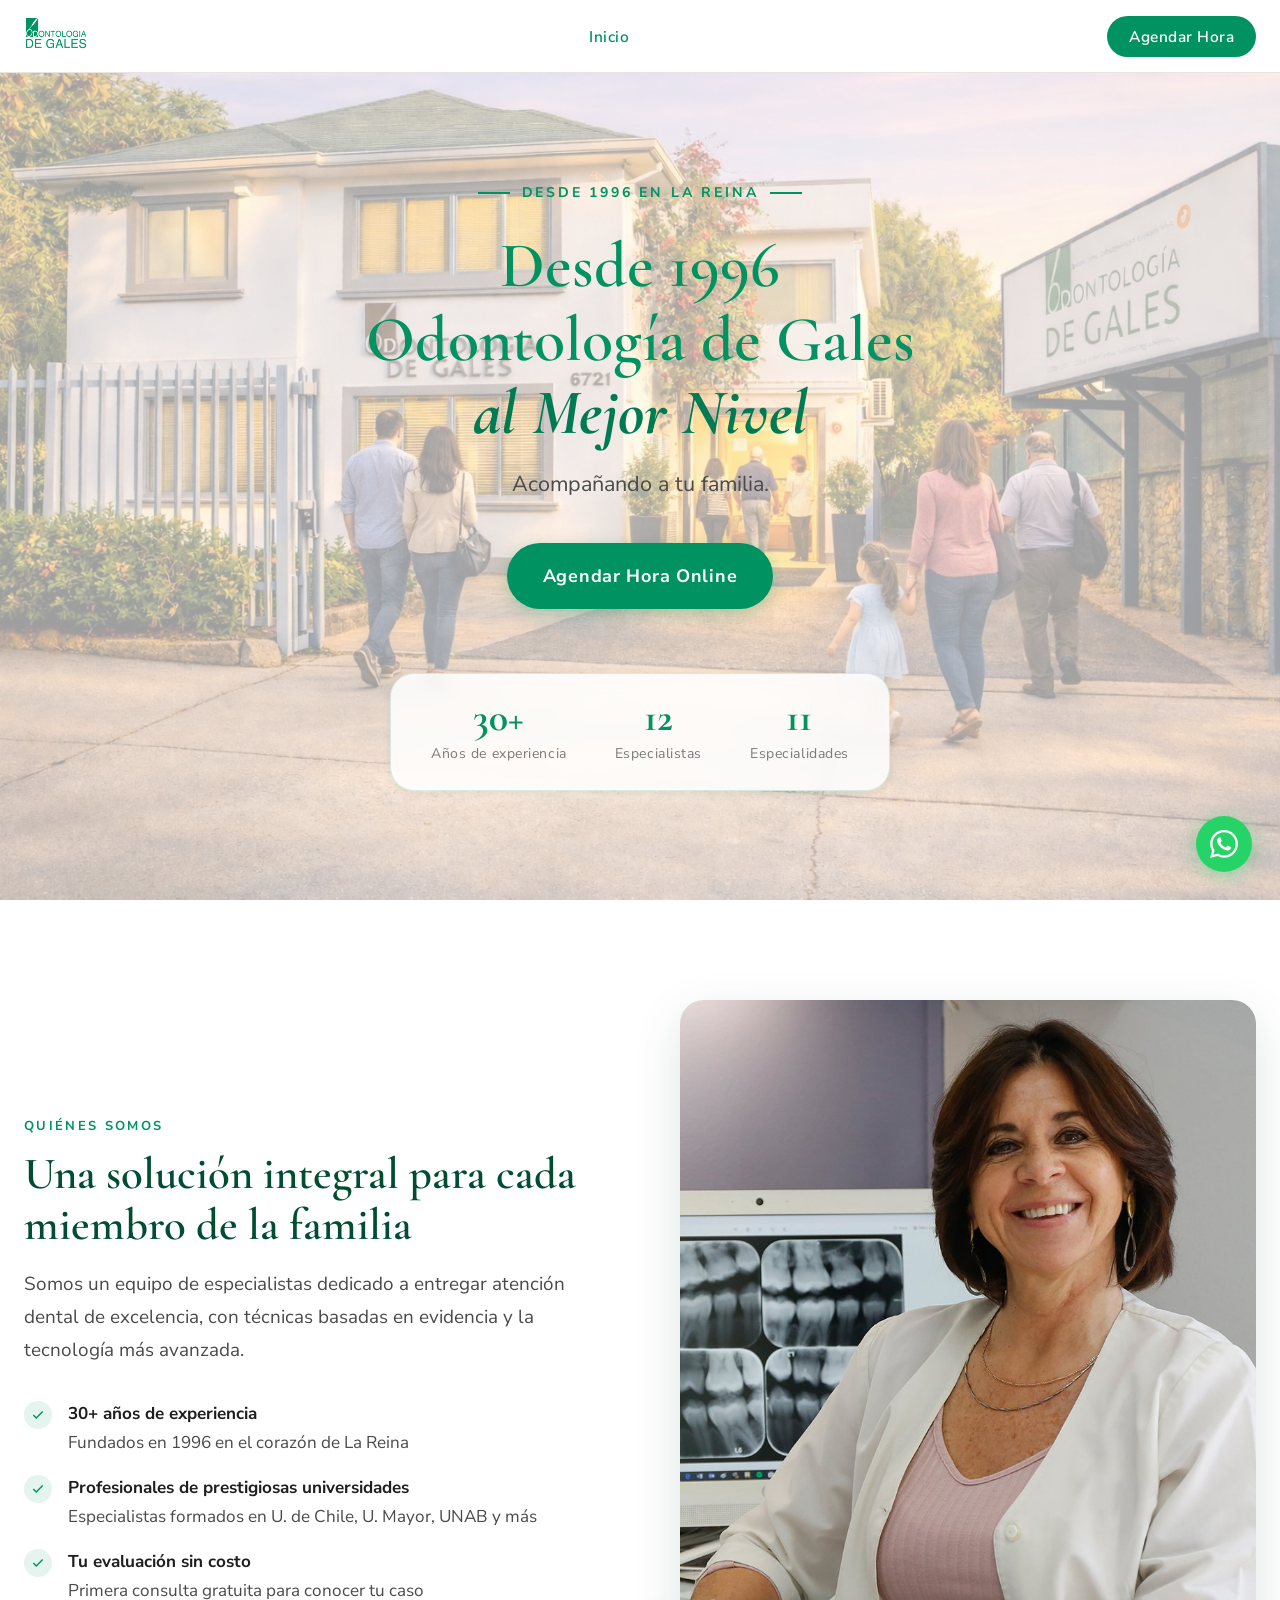
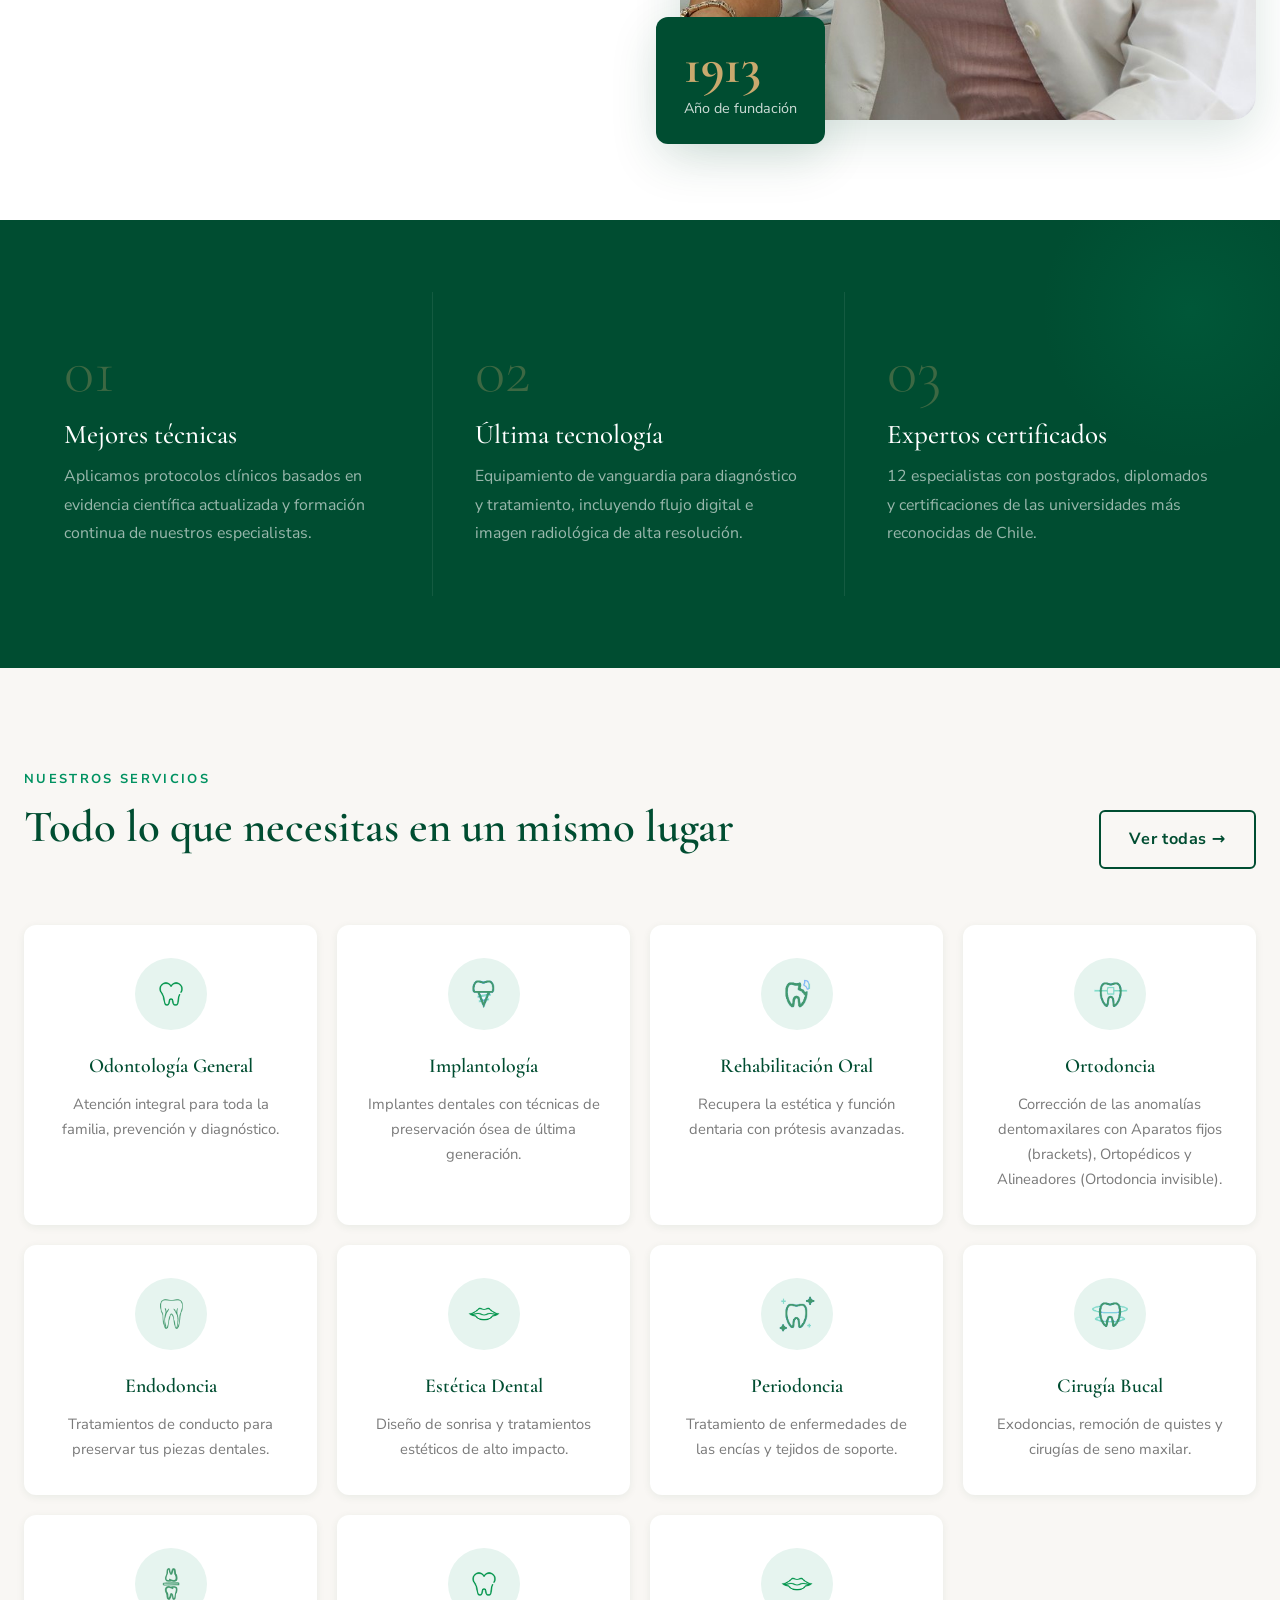
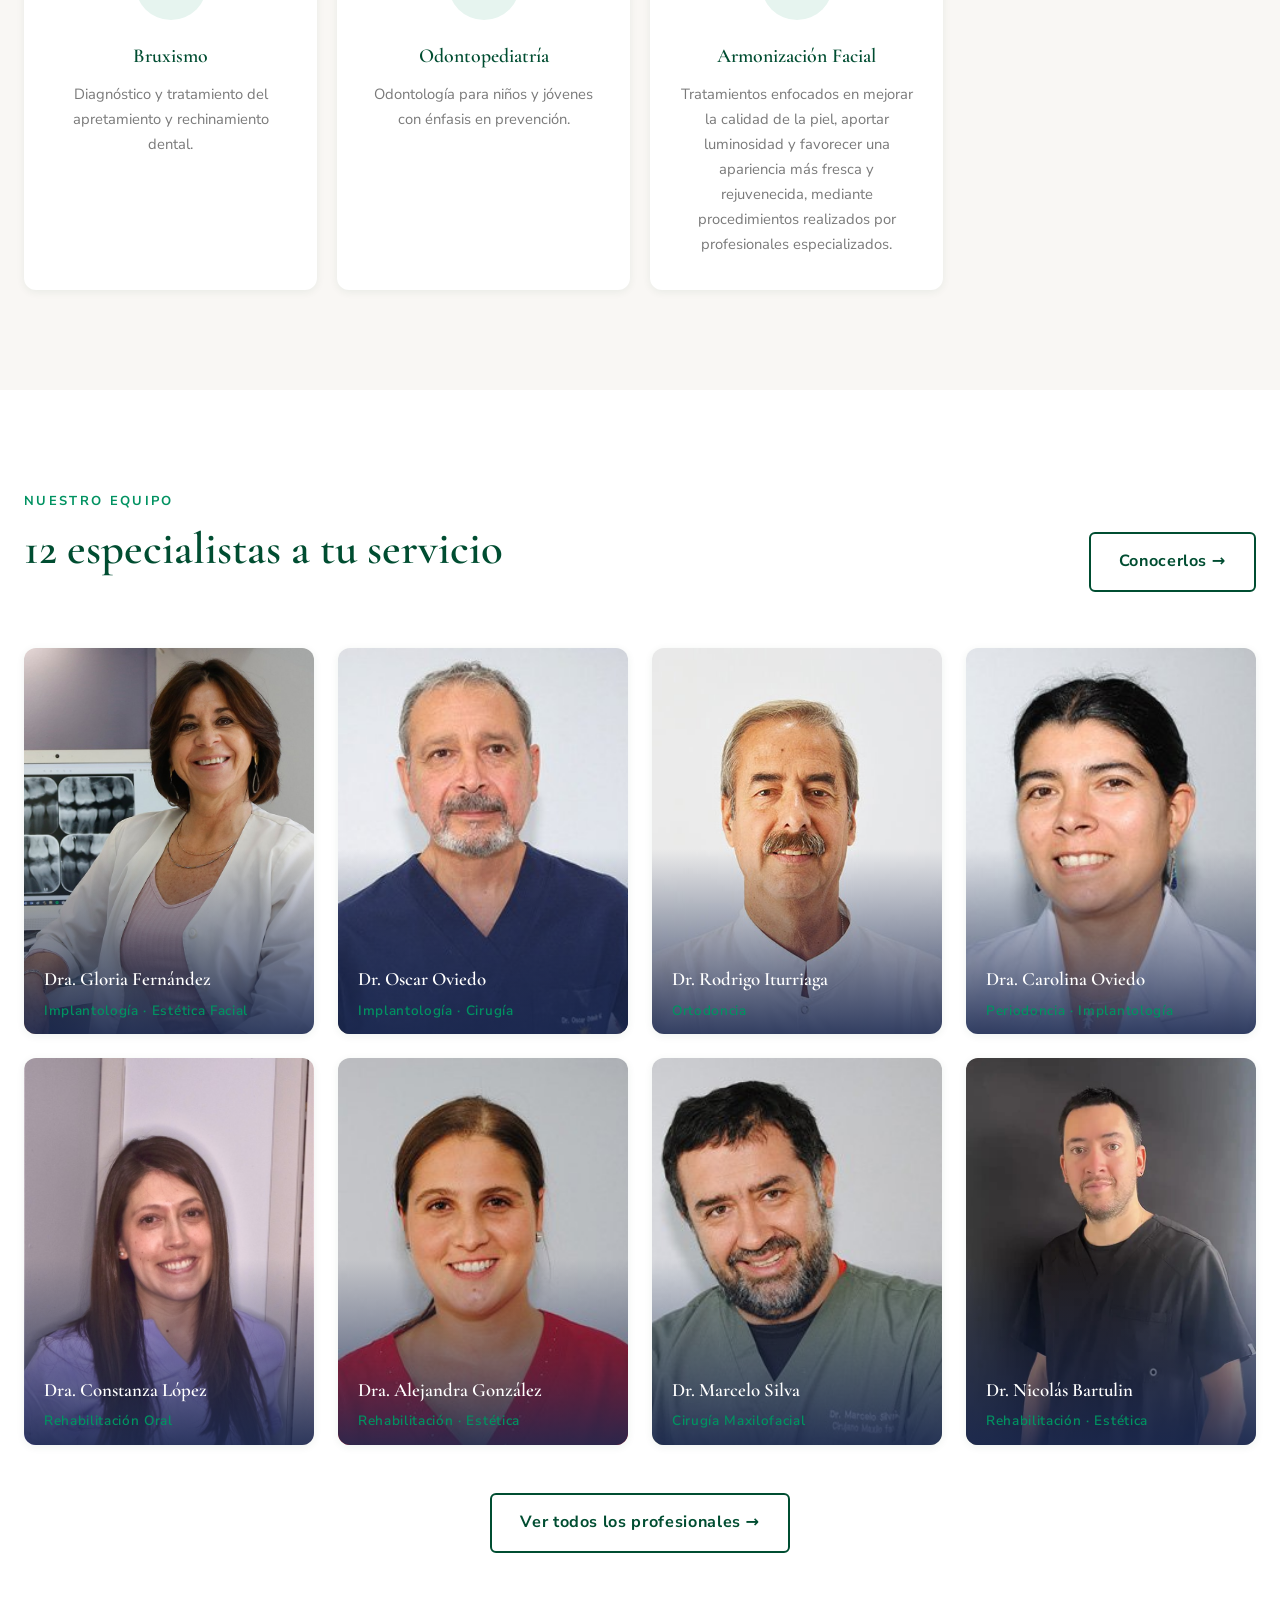
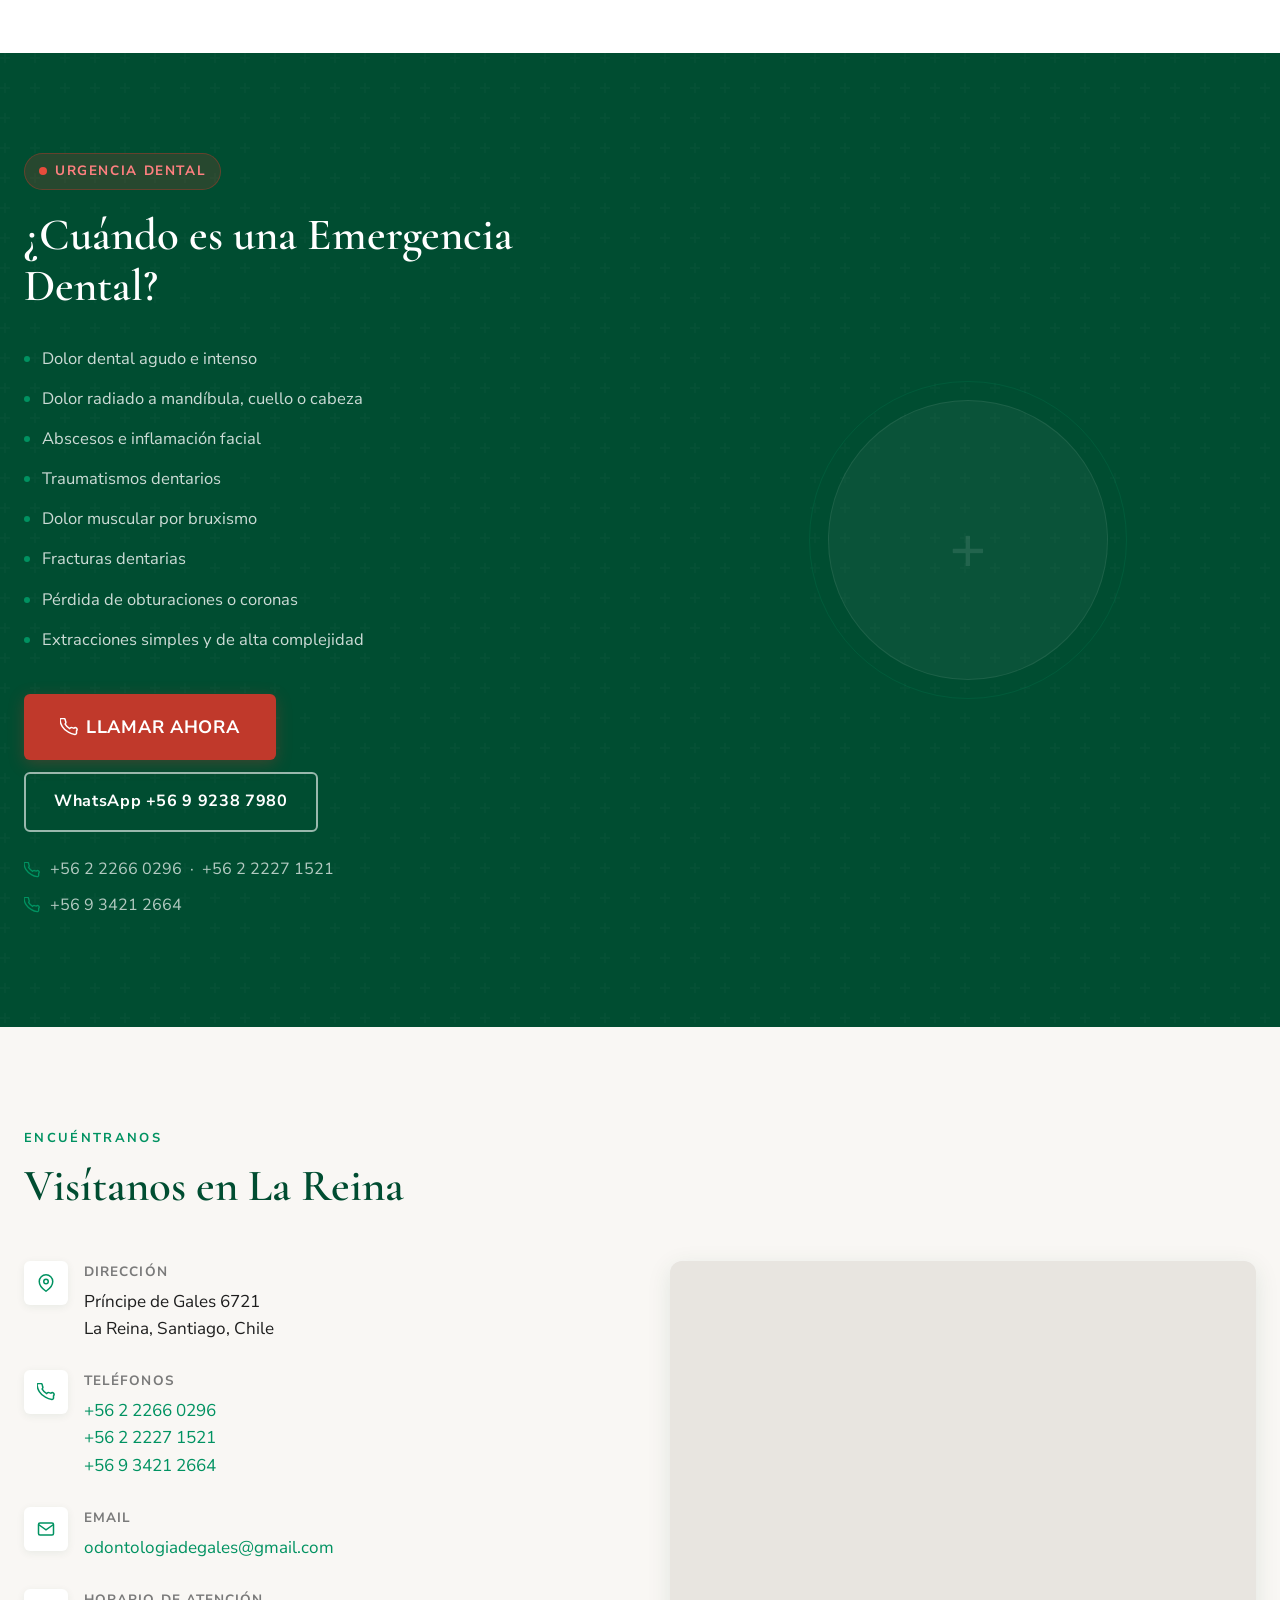
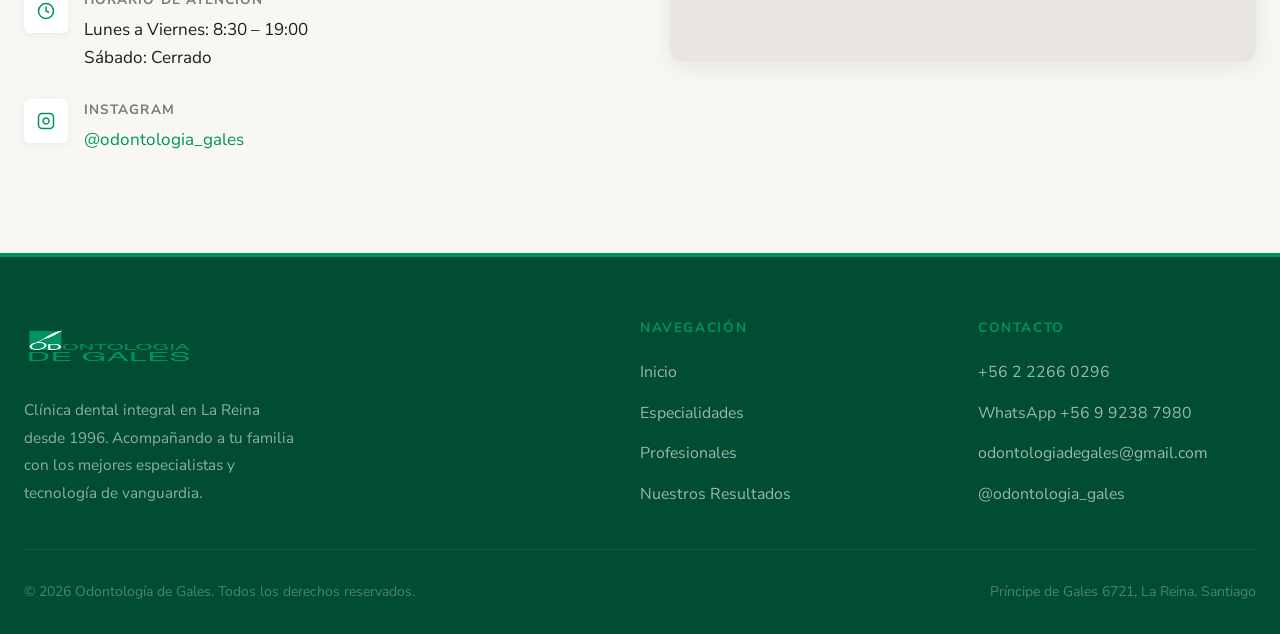
<file: index.html>
<!DOCTYPE html>
<html lang="es">
<head>
  <meta charset="UTF-8">
  <meta name="viewport" content="width=device-width, initial-scale=1.0">
  <title>Odontología de Gales — Desde 1996 al Mejor Nivel</title>
  <meta name="description" content="Clínica dental en La Reina con más de 30 años de experiencia. Especialistas en implantología, ortodoncia, rehabilitación oral y más. Evaluación sin costo.">
  <meta name="keywords" content="clínica dental La Reina, dentista La Reina, odontología La Reina, implantología, ortodoncia, urgencia dental, estética dental, dentista Santiago">
  <link rel="canonical" href="https://odontologiadegales.cl/">
  <meta property="og:title" content="Odontología de Gales — Desde 1996 al Mejor Nivel">
  <meta property="og:description" content="Clínica dental en La Reina con más de 30 años de experiencia. Especialistas en implantología, ortodoncia, rehabilitación oral y más. Evaluación sin costo.">
  <meta property="og:image" content="https://odontologiadegales.cl/assets/hero/fachada-clinica.jpg">
  <meta property="og:url" content="https://odontologiadegales.cl/">
  <meta property="og:type" content="website">
  <meta property="og:locale" content="es_CL">
  <meta name="twitter:card" content="summary_large_image">
  <meta name="twitter:title" content="Odontología de Gales — Desde 1996 al Mejor Nivel">
  <meta name="twitter:description" content="Clínica dental en La Reina con más de 30 años de experiencia. Especialistas en implantología, ortodoncia, rehabilitación oral y más.">
  <meta name="twitter:image" content="https://odontologiadegales.cl/assets/hero/fachada-clinica.jpg">
  <script type="application/ld+json">
  {
    "@context": "https://schema.org",
    "@type": "Dentist",
    "name": "Odontología de Gales",
    "image": "https://odontologiadegales.cl/assets/logo/Logo-Gales.png",
    "@id": "https://odontologiadegales.cl/",
    "url": "https://odontologiadegales.cl/",
    "telephone": "+56222660296",
    "address": {
      "@type": "PostalAddress",
      "streetAddress": "Príncipe de Gales 6721",
      "addressLocality": "La Reina",
      "addressRegion": "Santiago",
      "postalCode": "7850000",
      "addressCountry": "CL"
    },
    "openingHoursSpecification": {
      "@type": "OpeningHoursSpecification",
      "dayOfWeek": ["Monday", "Tuesday", "Wednesday", "Thursday", "Friday", "Saturday"],
      "opens": "09:00",
      "closes": "19:00"
    }
  }
  </script>
  <link rel="stylesheet" href="css/styles.css">
</head>
<body>

<!-- ── NAV ── -->
<nav class="nav" role="navigation" aria-label="Navegación principal">
  <div class="container">
    <div class="nav-inner">
      <a href="index.html" class="nav-logo" aria-label="Inicio">
        <img src="assets/logo/Logo-Gales.png" alt="Odontología de Gales" width="190" height="52">
      </a>
      <ul class="nav-links" role="list">
        <li><a href="index.html" class="active">Inicio</a></li>
        <li><a href="especialidades.html">Especialidades</a></li>
        <li><a href="profesionales.html">Profesionales</a></li>
        <li><a href="resultados.html">Nuestros Resultados</a></li>
        <li><a href="https://d2f3c803a9398eba5e2dc13bef506157a404a69f.agenda.softwaredentalink.com/agenda?modalidad=1" target="_blank" rel="noopener" class="nav-cta">Agendar Hora</a></li>
      </ul>
      <button class="nav-hamburger" aria-label="Abrir menú">
        <span></span><span></span><span></span>
      </button>
    </div>
  </div>
</nav>

<!-- ── HERO ── -->
<section class="hero" aria-label="Sección principal">
  <div class="hero-bg">
    <img src="assets/hero/fachada-clinica.jpg" alt="" role="presentation" loading="eager">
  </div>
  <div class="hero-content">
    <div class="hero-eyebrow">
      <span class="hero-eyebrow-line"></span>
      <span class="hero-eyebrow-text">Desde 1996 en La Reina</span>
      <span class="hero-eyebrow-line"></span>
    </div>
    <h1>Desde 1996<br>Odontología de Gales<br><em>al Mejor Nivel</em></h1>
    <p class="hero-sub">Acompañando a tu familia.</p>
    <div class="hero-actions">
      <a href="https://d2f3c803a9398eba5e2dc13bef506157a404a69f.agenda.softwaredentalink.com/agenda?modalidad=1" target="_blank" rel="noopener" class="btn btn-primary btn-lg">
        Agendar Hora Online
      </a>
    </div>
    <div class="hero-stats">
      <div>
        <div class="hero-stat-num" data-target="30" data-suffix="+">30+</div>
        <div class="hero-stat-label">Años de experiencia</div>
      </div>
      <div>
        <div class="hero-stat-num" data-target="12" data-suffix="">12</div>
        <div class="hero-stat-label">Especialistas</div>
      </div>
      <div>
        <div class="hero-stat-num" data-target="11" data-suffix="">11</div>
        <div class="hero-stat-label">Especialidades</div>
      </div>
    </div>
  </div>
</section>

<!-- ── NOSOTROS ── -->
<section class="nosotros" id="nosotros" aria-labelledby="nosotros-title">
  <div class="container">
    <div class="nosotros-grid">
      <div>
        <span class="section-label reveal">Quiénes somos</span>
        <h2 class="section-title reveal reveal-delay-1" id="nosotros-title">Una solución integral para cada miembro de la familia</h2>
        <p class="section-sub reveal reveal-delay-2">Somos un equipo de especialistas dedicado a entregar atención dental de excelencia, con técnicas basadas en evidencia y la tecnología más avanzada.</p>
        <div class="nosotros-checks">
          <div class="nosotros-check reveal reveal-delay-2">
            <div class="check-icon">
              <svg viewBox="0 0 24 24" fill="none" stroke-width="2.5" aria-hidden="true"><polyline points="20 6 9 17 4 12"/></svg>
            </div>
            <div class="check-text">
              <strong>30+ años de experiencia</strong>
              Fundados en 1996 en el corazón de La Reina
            </div>
          </div>
          <div class="nosotros-check reveal reveal-delay-3">
            <div class="check-icon">
              <svg viewBox="0 0 24 24" fill="none" stroke-width="2.5" aria-hidden="true"><polyline points="20 6 9 17 4 12"/></svg>
            </div>
            <div class="check-text">
              <strong>Profesionales de prestigiosas universidades</strong>
              Especialistas formados en U. de Chile, U. Mayor, UNAB y más
            </div>
          </div>
          <div class="nosotros-check reveal reveal-delay-4">
            <div class="check-icon">
              <svg viewBox="0 0 24 24" fill="none" stroke-width="2.5" aria-hidden="true"><polyline points="20 6 9 17 4 12"/></svg>
            </div>
            <div class="check-text">
              <strong>Tu evaluación sin costo</strong>
              Primera consulta gratuita para conocer tu caso
            </div>
          </div>
        </div>
      </div>
      <div class="nosotros-visual reveal reveal-delay-2">
        <div class="nosotros-img-wrap">
          <img src="assets/equipo/Gloria-fernandez-profesionales.jpg" alt="Equipo de Odontología de Gales" loading="lazy">
        </div>
        <div class="nosotros-badge">
          <div class="nosotros-badge-num" data-target="1996" data-suffix="">1996</div>
          <div class="nosotros-badge-text">Año de fundación</div>
        </div>
      </div>
    </div>
  </div>
</section>

<!-- ── PILARES ── -->
<section class="pilares" aria-label="Nuestros pilares">
  <div class="container">
    <div class="pilares-grid">
      <div class="pilar reveal">
        <div class="pilar-num">01</div>
        <h3 class="pilar-title">Mejores técnicas</h3>
        <p class="pilar-text">Aplicamos protocolos clínicos basados en evidencia científica actualizada y formación continua de nuestros especialistas.</p>
      </div>
      <div class="pilar reveal reveal-delay-2">
        <div class="pilar-num">02</div>
        <h3 class="pilar-title">Última tecnología</h3>
        <p class="pilar-text">Equipamiento de vanguardia para diagnóstico y tratamiento, incluyendo flujo digital e imagen radiológica de alta resolución.</p>
      </div>
      <div class="pilar reveal reveal-delay-3">
        <div class="pilar-num">03</div>
        <h3 class="pilar-title">Expertos certificados</h3>
        <p class="pilar-text">12 especialistas con postgrados, diplomados y certificaciones de las universidades más reconocidas de Chile.</p>
      </div>
    </div>
  </div>
</section>

<!-- ── ESPECIALIDADES ── -->
<section class="especialidades-section" id="especialidades" aria-labelledby="esp-title">
  <div class="container">
    <div class="section-header">
      <div>
        <span class="section-label reveal">Nuestros servicios</span>
        <h2 class="section-title reveal reveal-delay-1" id="esp-title">Todo lo que necesitas en un mismo lugar</h2>
      </div>
      <a href="especialidades.html" class="btn btn-outline reveal">Ver todas →</a>
    </div>
    <div class="especialidades-grid">
      <div class="esp-card reveal">
        <div class="esp-icon"><img src="assets/iconos-color/Odontopediatria-Gales.png" alt=""></div>
        <div class="esp-name">Odontología General</div>
        <p class="esp-desc">Atención integral para toda la familia, prevención y diagnóstico.</p>
      </div>
      <div class="esp-card reveal reveal-delay-1">
        <div class="esp-icon"><img src="assets/iconos-color/Implantologia-Gales.png" alt=""></div>
        <div class="esp-name">Implantología</div>
        <p class="esp-desc">Implantes dentales con técnicas de preservación ósea de última generación.</p>
      </div>
      <div class="esp-card reveal reveal-delay-2">
        <div class="esp-icon"><img src="assets/iconos-color/Reabilitacion-Odontologia-Gales.png" alt=""></div>
        <div class="esp-name">Rehabilitación Oral</div>
        <p class="esp-desc">Recupera la estética y función dentaria con prótesis avanzadas.</p>
      </div>
      <div class="esp-card reveal reveal-delay-3">
        <div class="esp-icon"><img src="assets/iconos-color/Ortodoncia-Gales.png" alt=""></div>
        <div class="esp-name">Ortodoncia</div>
        <p class="esp-desc">Corrección de las anomalías dentomaxilares con Aparatos fijos (brackets), Ortopédicos y Alineadores (Ortodoncia invisible).</p>
      </div>
      <div class="esp-card reveal">
        <div class="esp-icon"><img src="assets/iconos-color/Endodoncia-verde.png" alt=""></div>
        <div class="esp-name">Endodoncia</div>
        <p class="esp-desc">Tratamientos de conducto para preservar tus piezas dentales.</p>
      </div>
      <div class="esp-card reveal reveal-delay-1">
        <div class="esp-icon"><img src="assets/iconos-color/Estetica-Facial-1.png" alt=""></div>
        <div class="esp-name">Estética Dental</div>
        <p class="esp-desc">Diseño de sonrisa y tratamientos estéticos de alto impacto.</p>
      </div>
      <div class="esp-card reveal reveal-delay-2">
        <div class="esp-icon"><img src="assets/iconos-color/Periodoncia-Gales.png" alt=""></div>
        <div class="esp-name">Periodoncia</div>
        <p class="esp-desc">Tratamiento de enfermedades de las encías y tejidos de soporte.</p>
      </div>
      <div class="esp-card reveal reveal-delay-3">
        <div class="esp-icon"><img src="assets/iconos-color/Cirugia-Bucal-Gales.png" alt=""></div>
        <div class="esp-name">Cirugía Bucal</div>
        <p class="esp-desc">Exodoncias, remoción de quistes y cirugías de seno maxilar.</p>
      </div>
      <div class="esp-card reveal">
        <div class="esp-icon"><img src="assets/iconos-color/Bruxismo-verde.png" alt=""></div>
        <div class="esp-name">Bruxismo</div>
        <p class="esp-desc">Diagnóstico y tratamiento del apretamiento y rechinamiento dental.</p>
      </div>
      <div class="esp-card reveal reveal-delay-1">
        <div class="esp-icon"><img src="assets/iconos-color/Odontopediatria-Gales.png" alt=""></div>
        <div class="esp-name">Odontopediatría</div>
        <p class="esp-desc">Odontología para niños y jóvenes con énfasis en prevención.</p>
      </div>
      <div class="esp-card reveal reveal-delay-2">
        <div class="esp-icon"><img src="assets/iconos-color/Estetica-Facial-1.png" alt=""></div>
        <div class="esp-name">Armonización Facial</div>
        <p class="esp-desc">Tratamientos enfocados en mejorar la calidad de la piel, aportar luminosidad y favorecer una apariencia más fresca y rejuvenecida, mediante procedimientos realizados por profesionales especializados.</p>
      </div>
    </div>
  </div>
</section>

<!-- ── TEAM PREVIEW ── -->
<section class="team-section" id="equipo" aria-labelledby="equipo-title">
  <div class="container">
    <div class="section-header">
      <div>
        <span class="section-label reveal">Nuestro equipo</span>
        <h2 class="section-title reveal reveal-delay-1" id="equipo-title">12 especialistas a tu servicio</h2>
      </div>
      <a href="profesionales.html" class="btn btn-outline reveal">Conocerlos →</a>
    </div>
    <div class="team-grid">
      <div class="team-card reveal">
        <img src="assets/equipo/Gloria-fernandez-profesionales.jpg" alt="Dra. Gloria Fernández Herrera" loading="lazy">
        <div class="team-card-overlay">
          <div class="team-card-name">Dra. Gloria Fernández</div>
          <div class="team-card-spec">Implantología · Estética Facial</div>
        </div>
      </div>
      <div class="team-card reveal reveal-delay-1">
        <img src="assets/equipo/Dr.-Oscar-Oviedo-Munoz.jpg" alt="Dr. Oscar Oviedo Muñoz" loading="lazy">
        <div class="team-card-overlay">
          <div class="team-card-name">Dr. Oscar Oviedo</div>
          <div class="team-card-spec">Implantología · Cirugía</div>
        </div>
      </div>
      <div class="team-card reveal reveal-delay-2">
        <img src="assets/equipo/Dr.-Rodrigo-Iturriaga-Urquieta.jpeg" alt="Dr. Rodrigo Iturriaga Urquieta" loading="lazy">
        <div class="team-card-overlay">
          <div class="team-card-name">Dr. Rodrigo Iturriaga</div>
          <div class="team-card-spec">Ortodoncia</div>
        </div>
      </div>
      <div class="team-card reveal reveal-delay-3">
        <img src="assets/equipo/Dra.-Carolina-Oviedo-Sarmiento.jpg" alt="Dra. Carolina Oviedo Sarmiento" loading="lazy">
        <div class="team-card-overlay">
          <div class="team-card-name">Dra. Carolina Oviedo</div>
          <div class="team-card-spec">Periodoncia · Implantología</div>
        </div>
      </div>
      <div class="team-card reveal">
        <img src="assets/equipo/Constanza López Álvarez.jpg" alt="Dra. Constanza López" loading="lazy">
        <div class="team-card-overlay">
          <div class="team-card-name">Dra. Constanza López</div>
          <div class="team-card-spec">Rehabilitación Oral</div>
        </div>
      </div>
      <div class="team-card reveal reveal-delay-1">
        <img src="assets/equipo/Dra.-Alejandra-Gonzalez-Saavedra.jpeg" alt="Dra. Alejandra González" loading="lazy">
        <div class="team-card-overlay">
          <div class="team-card-name">Dra. Alejandra González</div>
          <div class="team-card-spec">Rehabilitación · Estética</div>
        </div>
      </div>
      <div class="team-card reveal reveal-delay-2">
        <img src="assets/equipo/Dr.-Marcelo-Silva.jpg" alt="Dr. Marcelo Silva" loading="lazy">
        <div class="team-card-overlay">
          <div class="team-card-name">Dr. Marcelo Silva</div>
          <div class="team-card-spec">Cirugía Maxilofacial</div>
        </div>
      </div>
      <div class="team-card reveal reveal-delay-3">
        <img src="assets/equipo/nicolas-bartulin.jpeg" alt="Dr. Nicolás Bartulin García" loading="lazy">
        <div class="team-card-overlay">
          <div class="team-card-name">Dr. Nicolás Bartulin</div>
          <div class="team-card-spec">Rehabilitación · Estética</div>
        </div>
      </div>
    </div>
    <div class="team-center">
      <a href="profesionales.html" class="btn btn-outline">Ver todos los profesionales →</a>
    </div>
  </div>
</section>

<!-- ── URGENCIAS ── -->
<section class="urgencias" id="urgencias" aria-labelledby="urg-title">
  <div class="container">
    <div class="urgencias-grid">
      <div>
        <div class="urgencias-badge">Urgencia dental</div>
        <h2 id="urg-title">¿Cuándo es una Emergencia Dental?</h2>
        <ul class="urgencias-list" role="list">
          <li class="urgencias-item">Dolor dental agudo e intenso</li>
          <li class="urgencias-item">Dolor radiado a mandíbula, cuello o cabeza</li>
          <li class="urgencias-item">Abscesos e inflamación facial</li>
          <li class="urgencias-item">Traumatismos dentarios</li>
          <li class="urgencias-item">Dolor muscular por bruxismo</li>
          <li class="urgencias-item">Fracturas dentarias</li>
          <li class="urgencias-item">Pérdida de obturaciones o coronas</li>
          <li class="urgencias-item">Extracciones simples y de alta complejidad</li>
        </ul>
        <div class="urgencias-actions">
          <a href="tel:+56992387980" class="btn btn-red btn-lg">
            <svg width="18" height="18" viewBox="0 0 24 24" fill="none" stroke="currentColor" stroke-width="2" aria-hidden="true"><path d="M22 16.92v3a2 2 0 01-2.18 2 19.79 19.79 0 01-8.63-3.07A19.5 19.5 0 013.07 11.5 19.79 19.79 0 01.07 2.82 2 2 0 012 .64h3a2 2 0 012 1.72c.127.96.361 1.903.7 2.81a2 2 0 01-.45 2.11L6.91 8.09a16 16 0 006 6l.77-.77a2 2 0 012.11-.45c.907.339 1.85.573 2.81.7A2 2 0 0122 16.92z"/></svg>
            LLAMAR AHORA
          </a>
          <a href="https://wa.me/56992387980" target="_blank" rel="noopener" class="btn btn-outline-white">WhatsApp +56 9 9238 7980</a>
        </div>
        <div class="urgencias-phones">
          <div class="urgencias-phone">
            <svg viewBox="0 0 24 24" fill="none" stroke="currentColor" stroke-width="2" aria-hidden="true"><path d="M22 16.92v3a2 2 0 01-2.18 2 19.79 19.79 0 01-8.63-3.07A19.5 19.5 0 013.07 11.5 19.79 19.79 0 01.07 2.82 2 2 0 012 .64h3a2 2 0 012 1.72c.127.96.361 1.903.7 2.81a2 2 0 01-.45 2.11L6.91 8.09a16 16 0 006 6l.77-.77a2 2 0 012.11-.45c.907.339 1.85.573 2.81.7A2 2 0 0122 16.92z"/></svg>
            +56 2 2266 0296 &nbsp;·&nbsp; +56 2 2227 1521
          </div>
          <div class="urgencias-phone">
            <svg viewBox="0 0 24 24" fill="none" stroke="currentColor" stroke-width="2" aria-hidden="true"><path d="M22 16.92v3a2 2 0 01-2.18 2 19.79 19.79 0 01-8.63-3.07A19.5 19.5 0 013.07 11.5 19.79 19.79 0 01.07 2.82 2 2 0 012 .64h3a2 2 0 012 1.72c.127.96.361 1.903.7 2.81a2 2 0 01-.45 2.11L6.91 8.09a16 16 0 006 6l.77-.77a2 2 0 012.11-.45c.907.339 1.85.573 2.81.7A2 2 0 0122 16.92z"/></svg>
            +56 9 3421 2664
          </div>
        </div>
      </div>
      <div class="urgencias-visual" aria-hidden="true">
        <div class="urgencias-icon-wrap">
          <div class="urgencias-icon-center">+</div>
        </div>
      </div>
    </div>
  </div>
</section>

<!-- ── CONTACTO ── -->
<section class="contacto" id="contacto" aria-labelledby="contacto-title">
  <div class="container">
    <span class="section-label reveal">Encuéntranos</span>
    <h2 class="section-title reveal reveal-delay-1" id="contacto-title" style="margin-bottom:48px">Visítanos en La Reina</h2>
    <div class="contacto-grid">
      <div class="contacto-info">
        <div class="contacto-item reveal">
          <div class="contacto-item-icon">
            <svg viewBox="0 0 24 24" fill="none" stroke="currentColor" stroke-width="2" aria-hidden="true"><path d="M21 10c0 7-9 13-9 13s-9-6-9-13a9 9 0 0118 0z"/><circle cx="12" cy="10" r="3"/></svg>
          </div>
          <div>
            <div class="contacto-item-label">Dirección</div>
            <div class="contacto-item-value">Príncipe de Gales 6721<br>La Reina, Santiago, Chile</div>
          </div>
        </div>
        <div class="contacto-item reveal reveal-delay-1">
          <div class="contacto-item-icon">
            <svg viewBox="0 0 24 24" fill="none" stroke="currentColor" stroke-width="2" aria-hidden="true"><path d="M22 16.92v3a2 2 0 01-2.18 2 19.79 19.79 0 01-8.63-3.07A19.5 19.5 0 013.07 11.5 19.79 19.79 0 01.07 2.82 2 2 0 012 .64h3a2 2 0 012 1.72c.127.96.361 1.903.7 2.81a2 2 0 01-.45 2.11L6.91 8.09a16 16 0 006 6l.77-.77a2 2 0 012.11-.45c.907.339 1.85.573 2.81.7A2 2 0 0122 16.92z"/></svg>
          </div>
          <div>
            <div class="contacto-item-label">Teléfonos</div>
            <div class="contacto-item-value">
              <a href="tel:+56222660296">+56 2 2266 0296</a><br>
              <a href="tel:+56222271521">+56 2 2227 1521</a><br>
              <a href="tel:+56934212664">+56 9 3421 2664</a>
            </div>
          </div>
        </div>
        <div class="contacto-item reveal reveal-delay-2">
          <div class="contacto-item-icon">
            <svg viewBox="0 0 24 24" fill="none" stroke="currentColor" stroke-width="2" aria-hidden="true"><path d="M4 4h16c1.1 0 2 .9 2 2v12c0 1.1-.9 2-2 2H4c-1.1 0-2-.9-2-2V6c0-1.1.9-2 2-2z"/><polyline points="22,6 12,13 2,6"/></svg>
          </div>
          <div>
            <div class="contacto-item-label">Email</div>
            <div class="contacto-item-value"><a href="mailto:odontologiadegales@gmail.com">odontologiadegales@gmail.com</a></div>
          </div>
        </div>
        <div class="contacto-item reveal reveal-delay-3">
          <div class="contacto-item-icon">
            <svg viewBox="0 0 24 24" fill="none" stroke="currentColor" stroke-width="2" aria-hidden="true"><circle cx="12" cy="12" r="10"/><polyline points="12 6 12 12 16 14"/></svg>
          </div>
          <div>
            <div class="contacto-item-label">Horario de atención</div>
            <div class="contacto-item-value">Lunes a Viernes: 8:30 – 19:00<br>Sábado: Cerrado</div>
          </div>
        </div>
        <div class="contacto-item reveal reveal-delay-4">
          <div class="contacto-item-icon">
            <svg viewBox="0 0 24 24" fill="none" stroke="currentColor" stroke-width="2" aria-hidden="true"><rect x="2" y="2" width="20" height="20" rx="5" ry="5"/><path d="M16 11.37A4 4 0 1112.63 8 4 4 0 0116 11.37z"/><line x1="17.5" y1="6.5" x2="17.51" y2="6.5"/></svg>
          </div>
          <div>
            <div class="contacto-item-label">Instagram</div>
            <div class="contacto-item-value"><a href="https://instagram.com/odontologia_gales" target="_blank" rel="noopener">@odontologia_gales</a></div>
          </div>
        </div>
      </div>
      <div class="map-wrap reveal reveal-delay-2">
        <iframe
          src="https://www.google.com/maps/embed?pb=!1m18!1m12!1m3!1d3329.8!2d-70.5847!3d-33.4513!2m3!1f0!2f0!3f0!3m2!1i1024!2i768!4f13.1!3m3!1m2!1s0x9662ce8f55555555%3A0x0!2sPr%C3%ADncipe+de+Gales+6721%2C+La+Reina%2C+Santiago!5e0!3m2!1ses!2scl!4v1"
          title="Mapa Odontología de Gales - Príncipe de Gales 6721, La Reina"
          allowfullscreen
          loading="lazy"
          referrerpolicy="no-referrer-when-downgrade">
        </iframe>
      </div>
    </div>
  </div>
</section>

<!-- ── FOOTER ── -->
<footer class="footer" role="contentinfo">
  <div class="container">
    <div class="footer-grid">
      <div>
        <div class="footer-logo">
          <img src="assets/logo/Logo-Gales.png" alt="Odontología de Gales" width="170">
        </div>
        <p class="footer-desc">Clínica dental integral en La Reina desde 1996. Acompañando a tu familia con los mejores especialistas y tecnología de vanguardia.</p>
      </div>
      <div>
        <div class="footer-col-title">Navegación</div>
        <ul class="footer-links" role="list">
          <li><a href="index.html">Inicio</a></li>
          <li><a href="especialidades.html">Especialidades</a></li>
          <li><a href="profesionales.html">Profesionales</a></li>
          <li><a href="resultados.html">Nuestros Resultados</a></li>
        </ul>
      </div>
      <div>
        <div class="footer-col-title">Contacto</div>
        <ul class="footer-links" role="list">
          <li><a href="tel:+56222660296">+56 2 2266 0296</a></li>
          <li><a href="https://wa.me/56992387980" target="_blank" rel="noopener">WhatsApp +56 9 9238 7980</a></li>
          <li><a href="mailto:odontologiadegales@gmail.com">odontologiadegales@gmail.com</a></li>
          <li><a href="https://instagram.com/odontologia_gales" target="_blank" rel="noopener">@odontologia_gales</a></li>
        </ul>
      </div>
    </div>
    <div class="footer-bottom">
      <span>© 2026 Odontología de Gales. Todos los derechos reservados.</span>
      <span>Príncipe de Gales 6721, La Reina, Santiago</span>
    </div>
  </div>
</footer>

<!-- ── WHATSAPP FLOAT ── -->
<a href="https://wa.me/56992387980" class="whatsapp-float" target="_blank" rel="noopener" aria-label="Contactar por WhatsApp">
  <svg viewBox="0 0 24 24" xmlns="http://www.w3.org/2000/svg" aria-hidden="true">
    <path d="M17.472 14.382c-.297-.149-1.758-.867-2.03-.967-.273-.099-.471-.148-.67.15-.197.297-.767.966-.94 1.164-.173.199-.347.223-.644.075-.297-.15-1.255-.463-2.39-1.475-.883-.788-1.48-1.761-1.653-2.059-.173-.297-.018-.458.13-.606.134-.133.298-.347.446-.52.149-.174.198-.298.298-.497.099-.198.05-.371-.025-.52-.075-.149-.669-1.612-.916-2.207-.242-.579-.487-.5-.669-.51-.173-.008-.371-.01-.57-.01-.198 0-.52.074-.792.372-.272.297-1.04 1.016-1.04 2.479 0 1.462 1.065 2.875 1.213 3.074.149.198 2.096 3.2 5.077 4.487.709.306 1.262.489 1.694.625.712.227 1.36.195 1.871.118.571-.085 1.758-.719 2.006-1.413.248-.694.248-1.289.173-1.413-.074-.124-.272-.198-.57-.347m-5.421 7.403h-.004a9.87 9.87 0 01-5.031-1.378l-.361-.214-3.741.982.998-3.648-.235-.374a9.86 9.86 0 01-1.51-5.26c.001-5.45 4.436-9.884 9.888-9.884 2.64 0 5.122 1.03 6.988 2.898a9.825 9.825 0 012.893 6.994c-.003 5.45-4.437 9.884-9.885 9.884m8.413-18.297A11.815 11.815 0 0012.05 0C5.495 0 .16 5.335.157 11.892c0 2.096.547 4.142 1.588 5.945L.057 24l6.305-1.654a11.882 11.882 0 005.683 1.448h.005c6.554 0 11.89-5.335 11.893-11.893a11.821 11.821 0 00-3.48-8.413z"/>
  </svg>
</a>

<script src="js/main.js"></script>
</body>
</html>
</file>
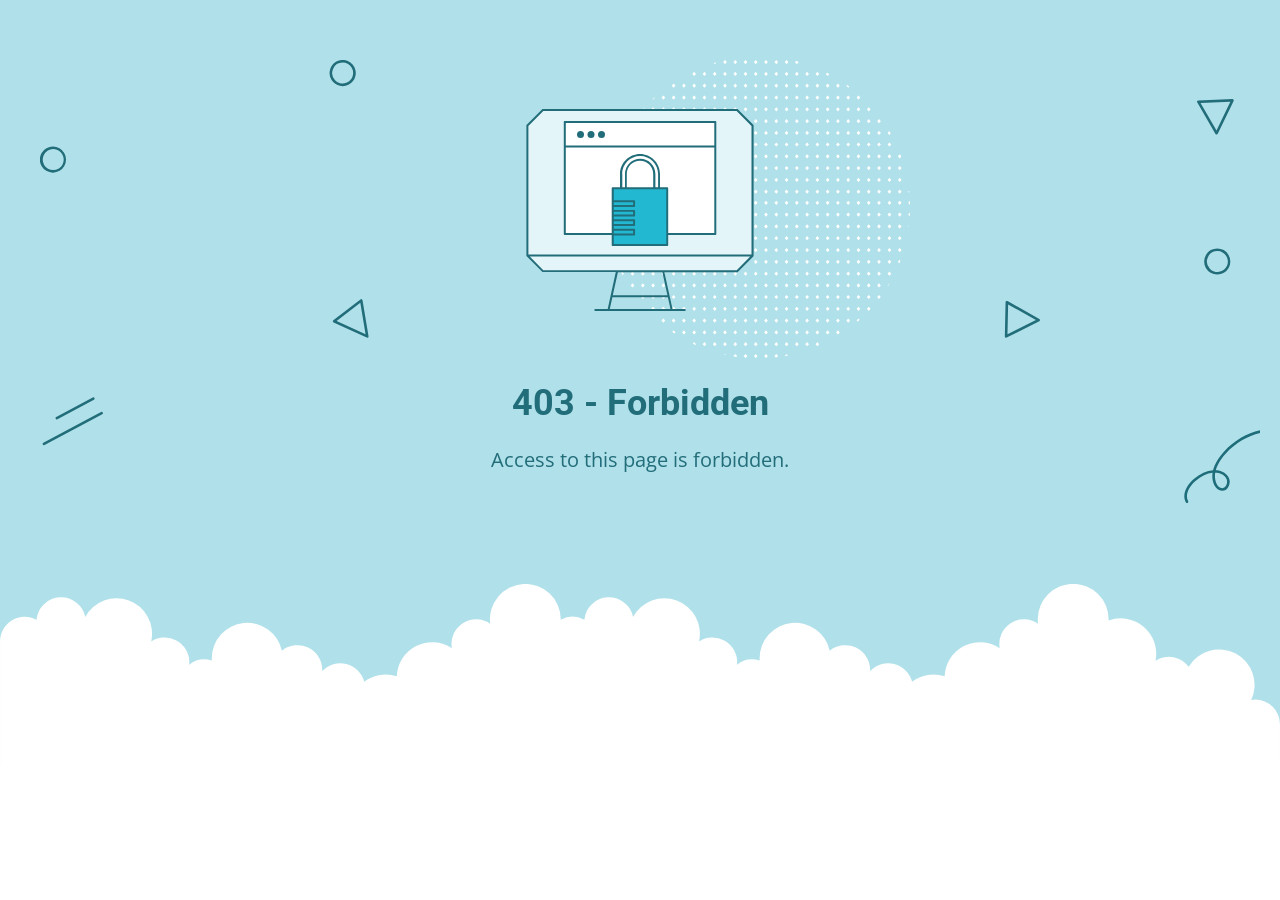
<file: home.html>
<!DOCTYPE html>
<html lang="en">
<head>
    <meta charset="utf-8" />
    <meta name="viewport" content="width=device-width, initial-scale=1.0">
    <meta http-equiv="cache-control" content="no-store,max-age=0" />
    <meta name="robots" content="noindex" />
    <title>403 - Forbidden</title>
    <link href="https://fonts.googleapis.com/css?family=Open+Sans:400,700%7CRoboto:400,700" rel="stylesheet">
<style>
    * {
        box-sizing: border-box;
        -moz-box-sizing: border-box;
        -webkit-tap-highlight-color: transparent;
    }
    body {
        margin: 0;
        padding: 0;
        height: 100%;
        -webkit-text-size-adjust: 100%;
    }
    .fit-wide {
        position: relative;
        overflow: hidden;
        max-width: 1240px;
        margin: 0 auto;
        padding-top: 60px;
        padding-bottom: 60px;
        padding-left: 20px;
        padding-right: 20px;
    }
    .background-wrap { position: relative; }
    .background-wrap.cloud-blue { background-color: #b0e0e9; }
    .background-wrap.white { background-color: #fff; }
    .title { 
        position: relative; 
        text-align: center;
        margin: 20px auto 10px;
    }
    .title--regular { font-family: 'Roboto', Arial, sans-serif; }
    .title--size-large { font-size: 36px; line-height: 46px; }
    .title--size-semimedium { font-size: 20px; line-height: 28px; }
    .title--weight-normal { font-weight: 400; }
    .title--weight-bold { font-weight: 700; }
    .title--subtitle { 
        padding-bottom: 40px; 
        font-family: 'Open Sans', Arial ,sans-serif; 
        text-align: center;
    }
    .error h1,
    .error p { color: #226d7a; }
    .error--bg__cover {
        position: absolute;
        width: 100%;
    }
    .error--shape__clouds svg {
        display: block;
    }
    .abstract-half-dot--circle {
        z-index: 0;
        position: absolute;
        left: 15em;
        right: 0;
        width: 300px;
        height: 300px;
        margin: 0 auto;
    }
    .icon-graphic {
        z-index: 1;
        position: relative;
        width: 300px;
        height: 300px;
        margin: 0 auto;
    }
    @media screen and (max-width: 767px) {
        .error--bg__cover { display: none; }
        .abstract-half-dot--circle { left: 0; }
    }
</style>
</head>
<body>
    <div id="container">
        <section class="error content background-wrap cloud-blue">
            <div class="fit-wide">
                <div class="error--bg__cover">
                    <svg id="bb70dc41-31d3-430f-a666-fda9b093edf1" data-name="Layer 1" xmlns="http://www.w3.org/2000/svg" viewBox="0 0 948.879 339.018"><title>bg_error_lines</title><path d="M231.605,20a9.971,9.971,0,0,1-7.251-3.106h0A10.012,10.012,0,1,1,231.605,20ZM231.6,2a8,8,0,0,0-5.8,13.507h0A8,8,0,1,0,231.6,2Z" transform="translate(0 -0.005)" fill="#226d7a"/><path d="M10.006,86.2l-.26,0a10.02,10.02,0,1,1,.26,0Zm-.011-18a8.037,8.037,0,1,0,.208,0C10.134,68.2,10.064,68.2,9.995,68.2Z" transform="translate(0 -0.005)" fill="#226d7a"/><path d="M901.007,164.2q-.13,0-.261,0a10.019,10.019,0,1,1,.261,0Zm-.012-18a8,8,0,0,0-5.794,13.511h0a8,8,0,1,0,6-13.508C901.134,146.2,901.064,146.2,901,146.2Z" transform="translate(0 -0.005)" fill="#226d7a"/><path d="M250.416,212.509a1.014,1.014,0,0,1-.417-.091L224.634,200.8a1,1,0,0,1-.191-1.7L245.2,183.2a1,1,0,0,1,1.594.629l4.607,27.517a1,1,0,0,1-.986,1.165Zm-23.437-12.836,22.139,10.141L245.1,185.8Z" transform="translate(0 -0.005)" fill="#226d7a"/><path d="M739.316,212.525a1,1,0,0,1-1-1.021l.571-26.14a1,1,0,0,1,1.487-.851L764.73,198.12a1,1,0,0,1-.038,1.767l-24.926,12.532A1,1,0,0,1,739.316,212.525Zm1.535-25.456-.5,22.817,21.756-10.94Z" transform="translate(0 -0.005)" fill="#226d7a"/><path d="M900.389,57.039a1,1,0,0,1-.866-.5l-14-24.135a1,1,0,0,1,.827-1.5l26.128-.989a1.02,1.02,0,0,1,.875.452,1,1,0,0,1,.064.982L901.289,56.474a1,1,0,0,1-.862.565Zm-12.3-24.2,12.216,21.066L910.9,31.977Z" transform="translate(0 -0.005)" fill="#226d7a"/><path d="M12.87,275.027a1,1,0,0,1-.473-1.882l27.929-14.914A1,1,0,1,1,41.269,260L13.34,274.909A1,1,0,0,1,12.87,275.027Z" transform="translate(0 -0.005)" fill="#226d7a"/><path d="M3.022,294.787A1,1,0,0,1,2.55,292.9L46.7,269.328a1,1,0,0,1,.942,1.764L3.492,294.669A1,1,0,0,1,3.022,294.787Z" transform="translate(0 -0.005)" fill="#226d7a"/><path d="M877.689,339.023a1,1,0,0,1-.883-.529c-3.192-5.987.77-13.269,6.112-17.829,4.788-4.086,9.927-6.423,14.763-6.767,1.568-6.323,5.923-11.65,8.308-14.2,11.746-12.542,27.445-18.876,42.022-16.939a1,1,0,1,1-.264,1.982c-13.92-1.85-28.991,4.25-40.3,16.324-2.183,2.332-6.145,7.152-7.7,12.808.331.016.66.043.987.079,3.41.379,7.617,2.214,9.193,6.228a7.691,7.691,0,0,1-.846,6.881,5.421,5.421,0,0,1-4.372,2.574h-.086c-3.283,0-5.743-3.046-6.731-6.089a16.766,16.766,0,0,1-.613-7.609c-4.252.444-8.785,2.594-13.065,6.246-4.58,3.91-8.3,10.386-5.646,15.367a1,1,0,0,1-.882,1.47Zm21.626-23.164a14.936,14.936,0,0,0,.482,7.073c.744,2.291,2.555,4.725,4.883,4.7a3.488,3.488,0,0,0,2.742-1.687,5.715,5.715,0,0,0,.646-5.038c-1.251-3.185-4.721-4.655-7.551-4.97Q899.921,315.876,899.315,315.859Z" transform="translate(0 -0.005)" fill="#1e6d7a"/></svg>
                </div>
                <div>
                    <div class="abstract-half-dot--circle">
                        <svg id="a57f7293-9654-4013-9c82-7cad22fc3689" data-name="Layer 1" xmlns="http://www.w3.org/2000/svg" viewBox="0 0 300 298.181"><title>circle_dots</title><polygon points="145.742 133.848 147.581 131.734 145.742 129.621 143.904 131.734 145.742 133.848" fill="#fff"/><polygon points="145.742 122.041 147.581 119.928 145.742 117.814 143.904 119.928 145.742 122.041" fill="#fff"/><polygon points="145.742 110.235 147.581 108.122 145.742 106.008 143.904 108.122 145.742 110.235" fill="#fff"/><polygon points="145.742 98.429 147.581 96.316 145.742 94.202 143.904 96.316 145.742 98.429" fill="#fff"/><polygon points="145.742 86.624 147.581 84.51 145.742 82.396 143.904 84.51 145.742 86.624" fill="#fff"/><polygon points="156.015 129.621 154.177 131.734 156.015 133.848 157.854 131.734 156.015 129.621" fill="#fff"/><polygon points="156.015 117.814 154.177 119.928 156.015 122.041 157.854 119.928 156.015 117.814" fill="#fff"/><polygon points="156.015 106.008 154.177 108.122 156.015 110.235 157.854 108.122 156.015 106.008" fill="#fff"/><polygon points="156.015 94.202 154.177 96.316 156.015 98.429 157.854 96.316 156.015 94.202" fill="#fff"/><polygon points="156.015 82.396 154.177 84.51 156.015 86.624 157.854 84.51 156.015 82.396" fill="#fff"/><polygon points="166.288 129.621 164.45 131.734 166.288 133.848 168.13 131.734 166.288 129.621" fill="#fff"/><polygon points="166.288 117.814 164.45 119.928 166.288 122.041 168.13 119.928 166.288 117.814" fill="#fff"/><polygon points="166.288 106.008 164.45 108.122 166.288 110.235 168.13 108.122 166.288 106.008" fill="#fff"/><polygon points="166.288 94.202 164.45 96.316 166.288 98.429 168.13 96.316 166.288 94.202" fill="#fff"/><polygon points="168.128 84.51 166.288 82.396 164.45 84.51 166.288 86.624 168.128 84.51" fill="#fff"/><polygon points="176.563 129.621 174.724 131.734 176.563 133.848 178.401 131.734 176.563 129.621" fill="#fff"/><polygon points="176.563 117.814 174.724 119.928 176.563 122.041 178.401 119.928 176.563 117.814" fill="#fff"/><polygon points="176.563 106.008 174.724 108.122 176.563 110.235 178.401 108.122 176.563 106.008" fill="#fff"/><polygon points="176.563 94.202 174.724 96.316 176.563 98.429 178.401 96.316 176.563 94.202" fill="#fff"/><polygon points="176.563 82.396 174.724 84.51 176.563 86.624 178.401 84.51 176.563 82.396" fill="#fff"/><polygon points="186.835 129.621 184.997 131.734 186.835 133.848 188.674 131.734 186.835 129.621" fill="#fff"/><polygon points="186.835 117.814 184.997 119.928 186.835 122.041 188.674 119.928 186.835 117.814" fill="#fff"/><polygon points="186.835 106.008 184.997 108.122 186.835 110.235 188.674 108.122 186.835 106.008" fill="#fff"/><polygon points="186.835 94.202 184.997 96.316 186.835 98.429 188.674 96.316 186.835 94.202" fill="#fff"/><polygon points="186.835 82.396 184.997 84.51 186.835 86.624 188.674 84.51 186.835 82.396" fill="#fff"/><polygon points="197.11 129.621 195.268 131.734 197.11 133.848 198.948 131.734 197.11 129.621" fill="#fff"/><polygon points="197.11 117.814 195.268 119.928 197.11 122.041 198.948 119.928 197.11 117.814" fill="#fff"/><polygon points="197.11 106.008 195.268 108.122 197.11 110.235 198.948 108.122 197.11 106.008" fill="#fff"/><polygon points="197.11 94.202 195.268 96.316 197.11 98.429 198.948 96.316 197.11 94.202" fill="#fff"/><polygon points="197.11 82.396 195.27 84.51 197.11 86.624 198.948 84.51 197.11 82.396" fill="#fff"/><polygon points="207.383 129.621 205.545 131.734 207.383 133.848 209.221 131.734 207.383 129.621" fill="#fff"/><polygon points="207.383 117.814 205.545 119.928 207.383 122.041 209.221 119.928 207.383 117.814" fill="#fff"/><polygon points="207.383 106.008 205.545 108.122 207.383 110.235 209.221 108.122 207.383 106.008" fill="#fff"/><polygon points="207.383 94.202 205.545 96.316 207.383 98.429 209.221 96.316 207.383 94.202" fill="#fff"/><polygon points="207.383 82.396 205.545 84.51 207.383 86.624 209.221 84.51 207.383 82.396" fill="#fff"/><polygon points="217.656 129.621 215.817 131.734 217.656 133.848 219.497 131.734 217.656 129.621" fill="#fff"/><polygon points="217.656 117.814 215.817 119.928 217.656 122.041 219.497 119.928 217.656 117.814" fill="#fff"/><polygon points="217.656 106.008 215.817 108.122 217.656 110.235 219.497 108.122 217.656 106.008" fill="#fff"/><polygon points="217.656 94.202 215.817 96.316 217.656 98.429 219.497 96.316 217.656 94.202" fill="#fff"/><polygon points="219.496 84.51 217.656 82.396 215.817 84.51 217.656 86.624 219.496 84.51" fill="#fff"/><polygon points="227.93 129.621 226.092 131.734 227.93 133.848 229.769 131.734 227.93 129.621" fill="#fff"/><polygon points="227.93 117.814 226.092 119.928 227.93 122.041 229.769 119.928 227.93 117.814" fill="#fff"/><polygon points="227.93 106.008 226.092 108.122 227.93 110.235 229.769 108.122 227.93 106.008" fill="#fff"/><polygon points="227.93 94.202 226.092 96.316 227.93 98.429 229.769 96.316 227.93 94.202" fill="#fff"/><polygon points="227.93 82.396 226.092 84.51 227.93 86.624 229.769 84.51 227.93 82.396" fill="#fff"/><polygon points="238.203 129.621 236.365 131.734 238.203 133.848 240.042 131.734 238.203 129.621" fill="#fff"/><polygon points="238.203 117.814 236.365 119.928 238.203 122.041 240.042 119.928 238.203 117.814" fill="#fff"/><polygon points="238.203 106.008 236.365 108.122 238.203 110.235 240.042 108.122 238.203 106.008" fill="#fff"/><polygon points="238.203 94.202 236.365 96.316 238.203 98.429 240.042 96.316 238.203 94.202" fill="#fff"/><polygon points="238.203 82.396 236.365 84.51 238.203 86.624 240.042 84.51 238.203 82.396" fill="#fff"/><polygon points="248.478 133.848 250.316 131.734 248.478 129.621 246.636 131.734 248.478 133.848" fill="#fff"/><polygon points="248.478 122.041 250.316 119.928 248.478 117.814 246.636 119.928 248.478 122.041" fill="#fff"/><polygon points="248.478 110.235 250.316 108.122 248.478 106.008 246.636 108.122 248.478 110.235" fill="#fff"/><polygon points="248.478 98.429 250.316 96.316 248.478 94.202 246.636 96.316 248.478 98.429" fill="#fff"/><polygon points="246.638 84.51 248.478 86.624 250.316 84.51 248.478 82.396 246.638 84.51" fill="#fff"/><polygon points="258.751 129.621 256.912 131.734 258.751 133.848 260.589 131.734 258.751 129.621" fill="#fff"/><polygon points="258.751 117.814 256.912 119.928 258.751 122.041 260.589 119.928 258.751 117.814" fill="#fff"/><polygon points="258.751 106.008 256.912 108.122 258.751 110.235 260.589 108.122 258.751 106.008" fill="#fff"/><polygon points="258.751 94.202 256.912 96.316 258.751 98.429 260.589 96.316 258.751 94.202" fill="#fff"/><polygon points="258.751 82.396 256.912 84.51 258.751 86.624 260.589 84.51 258.751 82.396" fill="#fff"/><polygon points="269.023 129.621 267.185 131.734 269.023 133.848 270.865 131.734 269.023 129.621" fill="#fff"/><polygon points="269.023 117.814 267.185 119.928 269.023 122.041 270.865 119.928 269.023 117.814" fill="#fff"/><polygon points="269.023 106.008 267.185 108.122 269.023 110.235 270.865 108.122 269.023 106.008" fill="#fff"/><polygon points="269.023 94.202 267.185 96.316 269.023 98.429 270.865 96.316 269.023 94.202" fill="#fff"/><polygon points="270.863 84.51 269.023 82.396 267.185 84.51 269.023 86.624 270.863 84.51" fill="#fff"/><polygon points="145.742 75.064 147.581 72.95 145.742 70.837 143.904 72.95 145.742 75.064" fill="#fff"/><polygon points="145.742 63.258 147.581 61.144 145.742 59.031 143.904 61.144 145.742 63.258" fill="#fff"/><polygon points="145.742 51.452 147.581 49.338 145.742 47.225 143.904 49.338 145.742 51.452" fill="#fff"/><polygon points="145.742 39.646 147.581 37.532 145.742 35.419 143.904 37.532 145.742 39.646" fill="#fff"/><polygon points="145.742 27.84 147.581 25.726 145.742 23.612 143.904 25.726 145.742 27.84" fill="#fff"/><polygon points="147.581 13.92 145.742 11.806 143.904 13.92 145.742 16.033 147.581 13.92" fill="#fff"/><polygon points="143.904 2.114 145.742 4.227 147.581 2.114 145.742 0 143.904 2.114" fill="#fff"/><polygon points="156.015 70.837 154.177 72.95 156.015 75.064 157.854 72.95 156.015 70.837" fill="#fff"/><polygon points="156.015 59.031 154.177 61.144 156.015 63.258 157.854 61.144 156.015 59.031" fill="#fff"/><polygon points="156.015 47.225 154.177 49.338 156.015 51.452 157.854 49.338 156.015 47.225" fill="#fff"/><polygon points="156.015 35.419 154.177 37.532 156.015 39.646 157.854 37.532 156.015 35.419" fill="#fff"/><polygon points="156.015 23.612 154.177 25.726 156.015 27.84 157.854 25.726 156.015 23.612" fill="#fff"/><polygon points="156.015 11.806 154.177 13.92 156.015 16.033 157.854 13.92 156.015 11.806" fill="#fff"/><polygon points="156.015 0 154.177 2.114 156.015 4.227 157.854 2.114 156.015 0" fill="#fff"/><polygon points="166.288 70.837 164.45 72.95 166.288 75.064 168.13 72.95 166.288 70.837" fill="#fff"/><polygon points="166.288 59.031 164.45 61.144 166.288 63.258 168.13 61.144 166.288 59.031" fill="#fff"/><polygon points="166.288 47.225 164.45 49.338 166.288 51.452 168.13 49.338 166.288 47.225" fill="#fff"/><polygon points="166.288 35.419 164.45 37.532 166.288 39.646 168.13 37.532 166.288 35.419" fill="#fff"/><polygon points="166.288 23.612 164.45 25.726 166.288 27.84 168.13 25.726 166.288 23.612" fill="#fff"/><polygon points="166.288 11.806 164.45 13.92 166.288 16.033 168.13 13.92 166.288 11.806" fill="#fff"/><polygon points="166.288 0 164.45 2.114 166.288 4.227 168.13 2.114 166.288 0" fill="#fff"/><polygon points="176.563 70.837 174.724 72.95 176.563 75.064 178.401 72.95 176.563 70.837" fill="#fff"/><polygon points="176.563 59.031 174.724 61.144 176.563 63.258 178.401 61.144 176.563 59.031" fill="#fff"/><polygon points="176.563 47.225 174.724 49.338 176.563 51.452 178.401 49.338 176.563 47.225" fill="#fff"/><polygon points="176.563 35.419 174.724 37.532 176.563 39.646 178.401 37.532 176.563 35.419" fill="#fff"/><polygon points="176.563 23.612 174.724 25.726 176.563 27.84 178.401 25.726 176.563 23.612" fill="#fff"/><polygon points="176.563 11.806 174.724 13.92 176.563 16.033 178.401 13.92 176.563 11.806" fill="#fff"/><polygon points="176.563 0 174.724 2.114 176.563 4.227 178.401 2.114 176.563 0" fill="#fff"/><polygon points="186.835 70.837 184.997 72.95 186.835 75.064 188.674 72.95 186.835 70.837" fill="#fff"/><polygon points="186.835 59.031 184.997 61.144 186.835 63.258 188.674 61.144 186.835 59.031" fill="#fff"/><polygon points="186.835 47.225 184.997 49.338 186.835 51.452 188.674 49.338 186.835 47.225" fill="#fff"/><polygon points="186.835 35.419 184.997 37.532 186.835 39.646 188.674 37.532 186.835 35.419" fill="#fff"/><polygon points="186.835 23.612 184.997 25.726 186.835 27.84 188.674 25.726 186.835 23.612" fill="#fff"/><polygon points="186.835 11.806 184.997 13.92 186.835 16.033 188.674 13.92 186.835 11.806" fill="#fff"/><path d="M186.835,4.227l1.839-2.113-.31-.356c-.826-.225-1.651-.45-2.483-.661L185,2.114Z" fill="#fff"/><polygon points="197.11 70.837 195.268 72.95 197.11 75.064 198.948 72.95 197.11 70.837" fill="#fff"/><polygon points="197.11 59.031 195.268 61.144 197.11 63.258 198.948 61.144 197.11 59.031" fill="#fff"/><polygon points="197.11 47.225 195.268 49.338 197.11 51.452 198.948 49.338 197.11 47.225" fill="#fff"/><polygon points="197.11 35.419 195.268 37.532 197.11 39.646 198.948 37.532 197.11 35.419" fill="#fff"/><polygon points="197.11 23.612 195.268 25.726 197.11 27.84 198.948 25.726 197.11 23.612" fill="#fff"/><polygon points="197.11 11.806 195.268 13.92 197.11 16.033 198.948 13.92 197.11 11.806" fill="#fff"/><polygon points="207.383 70.837 205.545 72.95 207.383 75.064 209.221 72.95 207.383 70.837" fill="#fff"/><polygon points="207.383 59.031 205.545 61.144 207.383 63.258 209.221 61.144 207.383 59.031" fill="#fff"/><polygon points="207.383 47.225 205.545 49.338 207.383 51.452 209.221 49.338 207.383 47.225" fill="#fff"/><polygon points="207.383 35.419 205.545 37.532 207.383 39.646 209.221 37.532 207.383 35.419" fill="#fff"/><polygon points="207.383 23.612 205.545 25.726 207.383 27.84 209.221 25.726 207.383 23.612" fill="#fff"/><polygon points="207.383 11.806 205.545 13.92 207.383 16.033 209.221 13.92 207.383 11.806" fill="#fff"/><polygon points="217.656 70.837 215.817 72.95 217.656 75.064 219.497 72.95 217.656 70.837" fill="#fff"/><polygon points="217.656 59.031 215.817 61.144 217.656 63.258 219.497 61.144 217.656 59.031" fill="#fff"/><polygon points="217.656 47.225 215.817 49.338 217.656 51.452 219.497 49.338 217.656 47.225" fill="#fff"/><polygon points="217.656 35.419 215.817 37.532 217.656 39.646 219.497 37.532 217.656 35.419" fill="#fff"/><polygon points="217.656 23.612 215.817 25.726 217.656 27.84 219.497 25.726 217.656 23.612" fill="#fff"/><path d="M217.656,16.033l1.753-2.011c-.842-.445-1.685-.887-2.535-1.317l-1.057,1.215Z" fill="#fff"/><polygon points="227.93 70.837 226.092 72.95 227.93 75.064 229.769 72.95 227.93 70.837" fill="#fff"/><polygon points="227.93 59.031 226.092 61.144 227.93 63.258 229.769 61.144 227.93 59.031" fill="#fff"/><polygon points="227.93 47.225 226.092 49.338 227.93 51.452 229.769 49.338 227.93 47.225" fill="#fff"/><polygon points="227.93 35.419 226.092 37.532 227.93 39.646 229.769 37.532 227.93 35.419" fill="#fff"/><polygon points="227.93 23.612 226.092 25.726 227.93 27.84 229.769 25.726 227.93 23.612" fill="#fff"/><polygon points="238.203 70.837 236.365 72.95 238.203 75.064 240.042 72.95 238.203 70.837" fill="#fff"/><polygon points="238.203 59.031 236.365 61.144 238.203 63.258 240.042 61.144 238.203 59.031" fill="#fff"/><polygon points="238.203 47.225 236.365 49.338 238.203 51.452 240.042 49.338 238.203 47.225" fill="#fff"/><polygon points="238.203 35.419 236.365 37.532 238.203 39.646 240.042 37.532 238.203 35.419" fill="#fff"/><path d="M236.365,25.726,238.2,27.84l1.084-1.246c-.744-.555-1.5-1.1-2.25-1.641Z" fill="#fff"/><polygon points="248.478 75.064 250.316 72.95 248.478 70.837 246.636 72.95 248.478 75.064" fill="#fff"/><polygon points="248.478 63.258 250.316 61.144 248.478 59.031 246.636 61.144 248.478 63.258" fill="#fff"/><polygon points="250.316 49.338 248.478 47.225 246.636 49.338 248.478 51.452 250.316 49.338" fill="#fff"/><polygon points="246.636 37.532 248.478 39.646 250.316 37.532 248.478 35.419 246.636 37.532" fill="#fff"/><polygon points="258.751 70.837 256.912 72.95 258.751 75.064 260.589 72.95 258.751 70.837" fill="#fff"/><polygon points="258.751 59.031 256.912 61.144 258.751 63.258 260.589 61.144 258.751 59.031" fill="#fff"/><polygon points="258.751 47.225 256.912 49.338 258.751 51.452 260.589 49.338 258.751 47.225" fill="#fff"/><polygon points="269.023 70.837 267.185 72.95 269.023 75.064 270.865 72.95 269.023 70.837" fill="#fff"/><polygon points="269.023 59.031 267.185 61.144 269.023 63.258 270.865 61.144 269.023 59.031" fill="#fff"/><polygon points="279.445 129.621 277.607 131.734 279.445 133.848 281.284 131.734 279.445 129.621" fill="#fff"/><polygon points="279.445 117.814 277.607 119.928 279.445 122.041 281.284 119.928 279.445 117.814" fill="#fff"/><polygon points="279.445 106.008 277.607 108.122 279.445 110.235 281.284 108.122 279.445 106.008" fill="#fff"/><polygon points="279.445 94.202 277.607 96.316 279.445 98.429 281.284 96.316 279.445 94.202" fill="#fff"/><polygon points="279.445 82.396 277.607 84.51 279.445 86.624 281.284 84.51 279.445 82.396" fill="#fff"/><polygon points="289.718 129.621 287.88 131.734 289.718 133.848 291.56 131.734 289.718 129.621" fill="#fff"/><polygon points="289.718 117.814 287.88 119.928 289.718 122.041 291.56 119.928 289.718 117.814" fill="#fff"/><polygon points="289.718 106.008 287.88 108.122 289.718 110.235 291.56 108.122 289.718 106.008" fill="#fff"/><path d="M287.88,96.316l1.838,2.113,1.515-1.739c-.151-.422-.3-.846-.451-1.267L289.718,94.2Z" fill="#fff"/><path d="M299.092,130.656l-.938,1.078,1.192,1.37Q299.229,131.877,299.092,130.656Z" fill="#fff"/><path d="M279.445,75.064l1.241-1.427q-.721-1.278-1.466-2.541l-1.613,1.854Z" fill="#fff"/><polygon points="1.838 129.621 0 131.734 1.838 133.848 3.677 131.734 1.838 129.621" fill="#fff"/><polygon points="1.838 117.814 0 119.928 1.838 122.041 3.677 119.928 1.838 117.814" fill="#fff"/><path d="M1.838,110.235l1.839-2.113-1.534-1.764q-.456,1.6-.876,3.22Z" fill="#fff"/><polygon points="12.113 129.621 10.271 131.734 12.113 133.848 13.951 131.734 12.113 129.621" fill="#fff"/><polygon points="12.113 117.814 10.271 119.928 12.113 122.041 13.951 119.928 12.113 117.814" fill="#fff"/><polygon points="12.113 106.008 10.271 108.122 12.113 110.235 13.951 108.122 12.113 106.008" fill="#fff"/><polygon points="12.113 94.202 10.271 96.316 12.113 98.429 13.951 96.316 12.113 94.202" fill="#fff"/><polygon points="12.113 82.396 10.273 84.51 12.113 86.624 13.951 84.51 12.113 82.396" fill="#fff"/><polygon points="22.533 129.621 20.695 131.734 22.533 133.848 24.371 131.734 22.533 129.621" fill="#fff"/><polygon points="22.533 117.814 20.695 119.928 22.533 122.041 24.371 119.928 22.533 117.814" fill="#fff"/><polygon points="22.533 106.008 20.695 108.122 22.533 110.235 24.371 108.122 22.533 106.008" fill="#fff"/><polygon points="22.533 94.202 20.695 96.316 22.533 98.429 24.371 96.316 22.533 94.202" fill="#fff"/><polygon points="22.533 82.396 20.695 84.51 22.533 86.624 24.371 84.51 22.533 82.396" fill="#fff"/><polygon points="32.808 129.621 30.966 131.734 32.808 133.848 34.646 131.734 32.808 129.621" fill="#fff"/><polygon points="32.808 117.814 30.966 119.928 32.808 122.041 34.646 119.928 32.808 117.814" fill="#fff"/><polygon points="32.808 106.008 30.966 108.122 32.808 110.235 34.646 108.122 32.808 106.008" fill="#fff"/><polygon points="32.808 94.202 30.966 96.316 32.808 98.429 34.646 96.316 32.808 94.202" fill="#fff"/><polygon points="32.808 82.396 30.968 84.51 32.808 86.624 34.646 84.51 32.808 82.396" fill="#fff"/><polygon points="43.08 129.621 41.242 131.734 43.08 133.848 44.919 131.734 43.08 129.621" fill="#fff"/><polygon points="43.08 117.814 41.242 119.928 43.08 122.041 44.919 119.928 43.08 117.814" fill="#fff"/><polygon points="43.08 106.008 41.242 108.122 43.08 110.235 44.919 108.122 43.08 106.008" fill="#fff"/><polygon points="43.08 94.202 41.242 96.316 43.08 98.429 44.919 96.316 43.08 94.202" fill="#fff"/><polygon points="43.08 82.396 41.242 84.51 43.08 86.624 44.919 84.51 43.08 82.396" fill="#fff"/><polygon points="53.353 129.621 51.515 131.734 53.353 133.848 55.195 131.734 53.353 129.621" fill="#fff"/><polygon points="53.353 117.814 51.515 119.928 53.353 122.041 55.195 119.928 53.353 117.814" fill="#fff"/><polygon points="53.353 106.008 51.515 108.122 53.353 110.235 55.195 108.122 53.353 106.008" fill="#fff"/><polygon points="53.353 94.202 51.515 96.316 53.353 98.429 55.195 96.316 53.353 94.202" fill="#fff"/><polygon points="55.193 84.51 53.353 82.396 51.515 84.51 53.353 86.624 55.193 84.51" fill="#fff"/><polygon points="63.628 129.621 61.789 131.734 63.628 133.848 65.466 131.734 63.628 129.621" fill="#fff"/><polygon points="63.628 117.814 61.789 119.928 63.628 122.041 65.466 119.928 63.628 117.814" fill="#fff"/><polygon points="63.628 106.008 61.789 108.122 63.628 110.235 65.466 108.122 63.628 106.008" fill="#fff"/><polygon points="63.628 94.202 61.789 96.316 63.628 98.429 65.466 96.316 63.628 94.202" fill="#fff"/><polygon points="63.628 82.396 61.789 84.51 63.628 86.624 65.466 84.51 63.628 82.396" fill="#fff"/><polygon points="73.901 129.621 72.062 131.734 73.901 133.848 75.739 131.734 73.901 129.621" fill="#fff"/><polygon points="73.901 117.814 72.062 119.928 73.901 122.041 75.739 119.928 73.901 117.814" fill="#fff"/><polygon points="73.901 106.008 72.062 108.122 73.901 110.235 75.739 108.122 73.901 106.008" fill="#fff"/><polygon points="73.901 94.202 72.062 96.316 73.901 98.429 75.739 96.316 73.901 94.202" fill="#fff"/><polygon points="73.901 82.396 72.062 84.51 73.901 86.624 75.739 84.51 73.901 82.396" fill="#fff"/><polygon points="84.174 129.621 82.335 131.734 84.174 133.848 86.015 131.734 84.174 129.621" fill="#fff"/><polygon points="84.174 117.814 82.335 119.928 84.174 122.041 86.015 119.928 84.174 117.814" fill="#fff"/><polygon points="84.174 106.008 82.335 108.122 84.174 110.235 86.015 108.122 84.174 106.008" fill="#fff"/><polygon points="84.174 94.202 82.335 96.316 84.174 98.429 86.015 96.316 84.174 94.202" fill="#fff"/><polygon points="86.014 84.51 84.174 82.396 82.335 84.51 84.174 86.624 86.014 84.51" fill="#fff"/><polygon points="94.448 129.621 92.61 131.734 94.448 133.848 96.286 131.734 94.448 129.621" fill="#fff"/><polygon points="94.448 117.814 92.61 119.928 94.448 122.041 96.286 119.928 94.448 117.814" fill="#fff"/><polygon points="94.448 106.008 92.61 108.122 94.448 110.235 96.286 108.122 94.448 106.008" fill="#fff"/><polygon points="94.448 94.202 92.61 96.316 94.448 98.429 96.286 96.316 94.448 94.202" fill="#fff"/><polygon points="94.448 82.396 92.61 84.51 94.448 86.624 96.286 84.51 94.448 82.396" fill="#fff"/><polygon points="104.721 129.621 102.883 131.734 104.721 133.848 106.559 131.734 104.721 129.621" fill="#fff"/><polygon points="104.721 117.814 102.883 119.928 104.721 122.041 106.559 119.928 104.721 117.814" fill="#fff"/><polygon points="104.721 106.008 102.883 108.122 104.721 110.235 106.559 108.122 104.721 106.008" fill="#fff"/><polygon points="104.721 94.202 102.883 96.316 104.721 98.429 106.559 96.316 104.721 94.202" fill="#fff"/><polygon points="104.721 82.396 102.883 84.51 104.721 86.624 106.559 84.51 104.721 82.396" fill="#fff"/><polygon points="114.996 129.621 113.154 131.734 114.996 133.848 116.834 131.734 114.996 129.621" fill="#fff"/><polygon points="114.996 117.814 113.154 119.928 114.996 122.041 116.834 119.928 114.996 117.814" fill="#fff"/><polygon points="114.996 106.008 113.154 108.122 114.996 110.235 116.834 108.122 114.996 106.008" fill="#fff"/><polygon points="114.996 94.202 113.154 96.316 114.996 98.429 116.834 96.316 114.996 94.202" fill="#fff"/><polygon points="114.996 82.396 113.156 84.51 114.996 86.624 116.834 84.51 114.996 82.396" fill="#fff"/><polygon points="125.268 133.848 127.107 131.734 125.268 129.621 123.43 131.734 125.268 133.848" fill="#fff"/><polygon points="125.268 122.041 127.107 119.928 125.268 117.814 123.43 119.928 125.268 122.041" fill="#fff"/><polygon points="125.268 110.235 127.107 108.122 125.268 106.008 123.43 108.122 125.268 110.235" fill="#fff"/><polygon points="125.268 98.429 127.107 96.316 125.268 94.202 123.43 96.316 125.268 98.429" fill="#fff"/><polygon points="125.268 86.624 127.107 84.51 125.268 82.396 123.43 84.51 125.268 86.624" fill="#fff"/><polygon points="135.541 133.848 137.383 131.734 135.541 129.621 133.703 131.734 135.541 133.848" fill="#fff"/><polygon points="135.541 122.041 137.383 119.928 135.541 117.814 133.703 119.928 135.541 122.041" fill="#fff"/><polygon points="135.541 110.235 137.383 108.122 135.541 106.008 133.703 108.122 135.541 110.235" fill="#fff"/><polygon points="135.541 98.429 137.383 96.316 135.541 94.202 133.703 96.316 135.541 98.429" fill="#fff"/><polygon points="135.541 86.624 137.381 84.51 135.541 82.396 133.703 84.51 135.541 86.624" fill="#fff"/><polygon points="22.533 70.837 20.695 72.95 22.533 75.064 24.371 72.95 22.533 70.837" fill="#fff"/><path d="M22.533,63.258l1.838-2.114-.387-.445c-.55.779-1.1,1.559-1.634,2.349Z" fill="#fff"/><polygon points="32.808 70.837 30.966 72.95 32.808 75.064 34.646 72.95 32.808 70.837" fill="#fff"/><polygon points="32.808 59.031 30.966 61.144 32.808 63.258 34.646 61.144 32.808 59.031" fill="#fff"/><path d="M32.808,51.452l1.838-2.114-.9-1.037c-.616.7-1.222,1.416-1.825,2.132Z" fill="#fff"/><polygon points="43.08 70.837 41.242 72.95 43.08 75.064 44.919 72.95 43.08 70.837" fill="#fff"/><polygon points="43.08 59.031 41.242 61.144 43.08 63.258 44.919 61.144 43.08 59.031" fill="#fff"/><polygon points="43.08 47.225 41.242 49.338 43.08 51.452 44.919 49.338 43.08 47.225" fill="#fff"/><path d="M43.08,39.646l1.839-2.114-.342-.393q-1.016.947-2.015,1.911Z" fill="#fff"/><polygon points="53.353 70.837 51.515 72.95 53.353 75.064 55.195 72.95 53.353 70.837" fill="#fff"/><polygon points="53.353 59.031 51.515 61.144 53.353 63.258 55.195 61.144 53.353 59.031" fill="#fff"/><polygon points="53.353 47.225 51.515 49.338 53.353 51.452 55.195 49.338 53.353 47.225" fill="#fff"/><polygon points="53.353 35.419 51.515 37.532 53.353 39.646 55.195 37.532 53.353 35.419" fill="#fff"/><polygon points="63.628 70.837 61.789 72.95 63.628 75.064 65.466 72.95 63.628 70.837" fill="#fff"/><polygon points="63.628 59.031 61.789 61.144 63.628 63.258 65.466 61.144 63.628 59.031" fill="#fff"/><polygon points="63.628 47.225 61.789 49.338 63.628 51.452 65.466 49.338 63.628 47.225" fill="#fff"/><polygon points="63.628 35.419 61.789 37.532 63.628 39.646 65.466 37.532 63.628 35.419" fill="#fff"/><polygon points="63.628 23.612 61.789 25.726 63.628 27.84 65.466 25.726 63.628 23.612" fill="#fff"/><polygon points="73.901 70.837 72.062 72.95 73.901 75.064 75.739 72.95 73.901 70.837" fill="#fff"/><polygon points="73.901 59.031 72.062 61.144 73.901 63.258 75.739 61.144 73.901 59.031" fill="#fff"/><polygon points="73.901 47.225 72.062 49.338 73.901 51.452 75.739 49.338 73.901 47.225" fill="#fff"/><polygon points="73.901 35.419 72.062 37.532 73.901 39.646 75.739 37.532 73.901 35.419" fill="#fff"/><polygon points="73.901 23.612 72.062 25.726 73.901 27.84 75.739 25.726 73.901 23.612" fill="#fff"/><path d="M73.9,16.033l.476-.547c-.214.119-.429.237-.642.357Z" fill="#fff"/><polygon points="84.174 70.837 82.335 72.95 84.174 75.064 86.015 72.95 84.174 70.837" fill="#fff"/><polygon points="84.174 59.031 82.335 61.144 84.174 63.258 86.015 61.144 84.174 59.031" fill="#fff"/><polygon points="84.174 47.225 82.335 49.338 84.174 51.452 86.015 49.338 84.174 47.225" fill="#fff"/><polygon points="84.174 35.419 82.335 37.532 84.174 39.646 86.015 37.532 84.174 35.419" fill="#fff"/><polygon points="84.174 23.612 82.335 25.726 84.174 27.84 86.015 25.726 84.174 23.612" fill="#fff"/><polygon points="84.174 11.806 82.335 13.92 84.174 16.033 86.015 13.92 84.174 11.806" fill="#fff"/><polygon points="94.448 70.837 92.61 72.95 94.448 75.064 96.286 72.95 94.448 70.837" fill="#fff"/><polygon points="94.448 59.031 92.61 61.144 94.448 63.258 96.286 61.144 94.448 59.031" fill="#fff"/><polygon points="94.448 47.225 92.61 49.338 94.448 51.452 96.286 49.338 94.448 47.225" fill="#fff"/><polygon points="94.448 35.419 92.61 37.532 94.448 39.646 96.286 37.532 94.448 35.419" fill="#fff"/><polygon points="94.448 23.612 92.61 25.726 94.448 27.84 96.286 25.726 94.448 23.612" fill="#fff"/><polygon points="94.448 11.806 92.61 13.92 94.448 16.033 96.286 13.92 94.448 11.806" fill="#fff"/><polygon points="104.721 70.837 102.883 72.95 104.721 75.064 106.559 72.95 104.721 70.837" fill="#fff"/><polygon points="104.721 59.031 102.883 61.144 104.721 63.258 106.559 61.144 104.721 59.031" fill="#fff"/><polygon points="104.721 47.225 102.883 49.338 104.721 51.452 106.559 49.338 104.721 47.225" fill="#fff"/><polygon points="104.721 35.419 102.883 37.532 104.721 39.646 106.559 37.532 104.721 35.419" fill="#fff"/><polygon points="104.721 23.612 102.883 25.726 104.721 27.84 106.559 25.726 104.721 23.612" fill="#fff"/><polygon points="104.721 11.806 102.883 13.92 104.721 16.033 106.559 13.92 104.721 11.806" fill="#fff"/><path d="M104.721,4.227l1.759-2.022c-.937.266-1.868.545-2.8.828Z" fill="#fff"/><polygon points="114.996 70.837 113.154 72.95 114.996 75.064 116.834 72.95 114.996 70.837" fill="#fff"/><polygon points="114.996 59.031 113.154 61.144 114.996 63.258 116.834 61.144 114.996 59.031" fill="#fff"/><polygon points="114.996 47.225 113.154 49.338 114.996 51.452 116.834 49.338 114.996 47.225" fill="#fff"/><polygon points="114.996 35.419 113.154 37.532 114.996 39.646 116.834 37.532 114.996 35.419" fill="#fff"/><polygon points="114.996 23.612 113.154 25.726 114.996 27.84 116.834 25.726 114.996 23.612" fill="#fff"/><polygon points="114.996 11.806 113.154 13.92 114.996 16.033 116.834 13.92 114.996 11.806" fill="#fff"/><path d="M113.154,2.114,115,4.227l1.838-2.113-1.8-2.066-.1.023Z" fill="#fff"/><polygon points="125.268 75.064 127.107 72.95 125.268 70.837 123.43 72.95 125.268 75.064" fill="#fff"/><polygon points="125.268 63.258 127.107 61.144 125.268 59.031 123.43 61.144 125.268 63.258" fill="#fff"/><polygon points="125.268 51.452 127.107 49.338 125.268 47.225 123.43 49.338 125.268 51.452" fill="#fff"/><polygon points="125.268 39.646 127.107 37.532 125.268 35.419 123.43 37.532 125.268 39.646" fill="#fff"/><polygon points="125.268 27.84 127.107 25.726 125.268 23.612 123.43 25.726 125.268 27.84" fill="#fff"/><polygon points="125.268 16.033 127.107 13.92 125.268 11.806 123.43 13.92 125.268 16.033" fill="#fff"/><polygon points="127.107 2.114 125.268 0 123.43 2.114 125.268 4.227 127.107 2.114" fill="#fff"/><polygon points="135.541 75.064 137.383 72.95 135.541 70.837 133.703 72.95 135.541 75.064" fill="#fff"/><polygon points="135.541 63.258 137.383 61.144 135.541 59.031 133.703 61.144 135.541 63.258" fill="#fff"/><polygon points="135.541 51.452 137.383 49.338 135.541 47.225 133.703 49.338 135.541 51.452" fill="#fff"/><polygon points="135.541 39.646 137.383 37.532 135.541 35.419 133.703 37.532 135.541 39.646" fill="#fff"/><polygon points="135.541 27.84 137.383 25.726 135.541 23.612 133.703 25.726 135.541 27.84" fill="#fff"/><polygon points="135.541 16.033 137.383 13.92 135.541 11.806 133.703 13.92 135.541 16.033" fill="#fff"/><polygon points="137.383 2.114 135.541 0 133.703 2.114 135.541 4.227 137.383 2.114" fill="#fff"/><polygon points="145.742 286.348 147.581 284.234 145.742 282.121 143.904 284.234 145.742 286.348" fill="#fff"/><polygon points="145.742 274.542 147.581 272.428 145.742 270.315 143.904 272.428 145.742 274.542" fill="#fff"/><polygon points="145.742 262.736 147.581 260.622 145.742 258.509 143.904 260.622 145.742 262.736" fill="#fff"/><polygon points="145.742 250.929 147.581 248.815 145.742 246.702 143.904 248.815 145.742 250.929" fill="#fff"/><polygon points="145.742 239.123 147.581 237.01 145.742 234.896 143.904 237.01 145.742 239.123" fill="#fff"/><polygon points="154.177 284.234 156.015 286.348 157.854 284.234 156.015 282.121 154.177 284.234" fill="#fff"/><polygon points="156.015 270.315 154.177 272.428 156.015 274.542 157.854 272.428 156.015 270.315" fill="#fff"/><polygon points="156.015 258.509 154.177 260.622 156.015 262.736 157.854 260.622 156.015 258.509" fill="#fff"/><polygon points="156.015 246.702 154.177 248.815 156.015 250.929 157.854 248.815 156.015 246.702" fill="#fff"/><polygon points="156.015 234.896 154.177 237.01 156.015 239.123 157.854 237.01 156.015 234.896" fill="#fff"/><polygon points="164.45 284.234 166.288 286.348 168.13 284.234 166.288 282.121 164.45 284.234" fill="#fff"/><polygon points="166.288 270.315 164.45 272.428 166.288 274.542 168.13 272.428 166.288 270.315" fill="#fff"/><polygon points="166.288 258.509 164.45 260.622 166.288 262.736 168.13 260.622 166.288 258.509" fill="#fff"/><polygon points="166.288 246.702 164.45 248.815 166.288 250.929 168.13 248.815 166.288 246.702" fill="#fff"/><polygon points="166.288 234.896 164.45 237.01 166.288 239.123 168.13 237.01 166.288 234.896" fill="#fff"/><polygon points="174.724 284.234 176.563 286.348 178.401 284.234 176.563 282.121 174.724 284.234" fill="#fff"/><polygon points="176.563 270.315 174.724 272.428 176.563 274.542 178.401 272.428 176.563 270.315" fill="#fff"/><polygon points="176.563 258.509 174.724 260.622 176.563 262.736 178.401 260.622 176.563 258.509" fill="#fff"/><polygon points="176.563 246.702 174.724 248.815 176.563 250.929 178.401 248.815 176.563 246.702" fill="#fff"/><polygon points="176.563 234.896 174.724 237.01 176.563 239.123 178.401 237.01 176.563 234.896" fill="#fff"/><polygon points="184.997 284.234 186.835 286.348 188.674 284.234 186.835 282.121 184.997 284.234" fill="#fff"/><polygon points="186.835 270.315 184.997 272.428 186.835 274.542 188.674 272.428 186.835 270.315" fill="#fff"/><polygon points="186.835 258.509 184.997 260.622 186.835 262.736 188.674 260.622 186.835 258.509" fill="#fff"/><polygon points="186.835 246.702 184.997 248.815 186.835 250.929 188.674 248.815 186.835 246.702" fill="#fff"/><polygon points="186.835 234.896 184.997 237.01 186.835 239.123 188.674 237.01 186.835 234.896" fill="#fff"/><polygon points="195.268 284.234 197.11 286.348 198.948 284.234 197.11 282.121 195.268 284.234" fill="#fff"/><polygon points="197.11 270.315 195.268 272.428 197.11 274.542 198.948 272.428 197.11 270.315" fill="#fff"/><polygon points="197.11 258.509 195.268 260.622 197.11 262.736 198.948 260.622 197.11 258.509" fill="#fff"/><polygon points="197.11 246.702 195.268 248.815 197.11 250.929 198.948 248.815 197.11 246.702" fill="#fff"/><polygon points="197.11 234.896 195.268 237.01 197.11 239.123 198.948 237.01 197.11 234.896" fill="#fff"/><polygon points="205.545 284.234 207.383 286.348 209.221 284.234 207.383 282.121 205.545 284.234" fill="#fff"/><polygon points="207.383 270.315 205.545 272.428 207.383 274.542 209.221 272.428 207.383 270.315" fill="#fff"/><polygon points="207.383 258.509 205.545 260.622 207.383 262.736 209.221 260.622 207.383 258.509" fill="#fff"/><polygon points="207.383 246.702 205.545 248.815 207.383 250.929 209.221 248.815 207.383 246.702" fill="#fff"/><polygon points="207.383 234.896 205.545 237.01 207.383 239.123 209.221 237.01 207.383 234.896" fill="#fff"/><polygon points="215.817 272.428 217.656 274.542 219.497 272.428 217.656 270.315 215.817 272.428" fill="#fff"/><polygon points="217.656 258.509 215.817 260.622 217.656 262.736 219.497 260.622 217.656 258.509" fill="#fff"/><polygon points="217.656 246.702 215.817 248.815 217.656 250.929 219.497 248.815 217.656 246.702" fill="#fff"/><polygon points="217.656 234.896 215.817 237.01 217.656 239.123 219.497 237.01 217.656 234.896" fill="#fff"/><polygon points="226.092 272.428 227.93 274.542 229.769 272.428 227.93 270.315 226.092 272.428" fill="#fff"/><polygon points="227.93 258.509 226.092 260.622 227.93 262.736 229.769 260.622 227.93 258.509" fill="#fff"/><polygon points="227.93 246.702 226.092 248.815 227.93 250.929 229.769 248.815 227.93 246.702" fill="#fff"/><polygon points="227.93 234.896 226.092 237.01 227.93 239.123 229.769 237.01 227.93 234.896" fill="#fff"/><polygon points="236.365 260.622 238.203 262.736 240.042 260.622 238.203 258.509 236.365 260.622" fill="#fff"/><polygon points="238.203 246.702 236.365 248.815 238.203 250.929 240.042 248.815 238.203 246.702" fill="#fff"/><polygon points="238.203 234.896 236.365 237.01 238.203 239.123 240.042 237.01 238.203 234.896" fill="#fff"/><path d="M248.478,258.509l-1.842,2.113.929,1.067c.7-.6,1.391-1.22,2.081-1.837Z" fill="#fff"/><polygon points="248.478 250.929 250.316 248.815 248.478 246.702 246.636 248.815 248.478 250.929" fill="#fff"/><polygon points="248.478 239.123 250.316 237.01 248.478 234.896 246.636 237.01 248.478 239.123" fill="#fff"/><polygon points="260.589 248.815 258.751 246.702 256.912 248.815 258.751 250.929 260.589 248.815" fill="#fff"/><polygon points="256.912 237.01 258.751 239.123 260.589 237.01 258.751 234.896 256.912 237.01" fill="#fff"/><path d="M269.023,234.9l-1.838,2.114,1.766,2.03q.864-1.126,1.707-2.268Z" fill="#fff"/><polygon points="145.742 227.565 147.581 225.451 145.742 223.337 143.904 225.451 145.742 227.565" fill="#fff"/><polygon points="145.742 215.759 147.581 213.645 145.742 211.531 143.904 213.645 145.742 215.759" fill="#fff"/><polygon points="145.742 203.952 147.581 201.838 145.742 199.725 143.904 201.838 145.742 203.952" fill="#fff"/><polygon points="145.742 192.146 147.581 190.032 145.742 187.919 143.904 190.032 145.742 192.146" fill="#fff"/><polygon points="145.742 180.34 147.581 178.226 145.742 176.113 143.904 178.226 145.742 180.34" fill="#fff"/><polygon points="145.742 168.534 147.581 166.42 145.742 164.307 143.904 166.42 145.742 168.534" fill="#fff"/><polygon points="145.742 156.727 147.581 154.614 145.742 152.5 143.904 154.614 145.742 156.727" fill="#fff"/><polygon points="145.742 144.921 147.581 142.808 145.742 140.694 143.904 142.808 145.742 144.921" fill="#fff"/><polygon points="156.015 223.337 154.177 225.451 156.015 227.565 157.854 225.451 156.015 223.337" fill="#fff"/><polygon points="156.015 211.531 154.177 213.645 156.015 215.759 157.854 213.645 156.015 211.531" fill="#fff"/><polygon points="156.015 199.725 154.177 201.838 156.015 203.952 157.854 201.838 156.015 199.725" fill="#fff"/><polygon points="156.015 187.919 154.177 190.032 156.015 192.146 157.854 190.032 156.015 187.919" fill="#fff"/><polygon points="156.015 176.113 154.177 178.226 156.015 180.34 157.854 178.226 156.015 176.113" fill="#fff"/><polygon points="156.015 164.307 154.177 166.42 156.015 168.534 157.854 166.42 156.015 164.307" fill="#fff"/><polygon points="156.015 152.5 154.177 154.614 156.015 156.727 157.854 154.614 156.015 152.5" fill="#fff"/><polygon points="156.015 140.694 154.177 142.808 156.015 144.921 157.854 142.808 156.015 140.694" fill="#fff"/><polygon points="168.128 225.451 166.288 223.337 164.45 225.451 166.288 227.565 168.128 225.451" fill="#fff"/><polygon points="166.288 211.531 164.45 213.645 166.288 215.759 168.13 213.645 166.288 211.531" fill="#fff"/><polygon points="166.288 199.725 164.45 201.838 166.288 203.952 168.13 201.838 166.288 199.725" fill="#fff"/><polygon points="166.288 187.919 164.45 190.032 166.288 192.146 168.13 190.032 166.288 187.919" fill="#fff"/><polygon points="166.288 176.113 164.45 178.226 166.288 180.34 168.13 178.226 166.288 176.113" fill="#fff"/><polygon points="166.288 164.307 164.45 166.42 166.288 168.534 168.13 166.42 166.288 164.307" fill="#fff"/><polygon points="166.288 152.5 164.45 154.614 166.288 156.727 168.13 154.614 166.288 152.5" fill="#fff"/><polygon points="166.288 140.694 164.45 142.808 166.288 144.921 168.13 142.808 166.288 140.694" fill="#fff"/><polygon points="176.563 223.337 174.724 225.451 176.563 227.565 178.401 225.451 176.563 223.337" fill="#fff"/><polygon points="176.563 211.531 174.724 213.645 176.563 215.759 178.401 213.645 176.563 211.531" fill="#fff"/><polygon points="176.563 199.725 174.724 201.838 176.563 203.952 178.401 201.838 176.563 199.725" fill="#fff"/><polygon points="176.563 187.919 174.724 190.032 176.563 192.146 178.401 190.032 176.563 187.919" fill="#fff"/><polygon points="176.563 176.113 174.724 178.226 176.563 180.34 178.401 178.226 176.563 176.113" fill="#fff"/><polygon points="176.563 164.307 174.724 166.42 176.563 168.534 178.401 166.42 176.563 164.307" fill="#fff"/><polygon points="176.563 152.5 174.724 154.614 176.563 156.727 178.401 154.614 176.563 152.5" fill="#fff"/><polygon points="176.563 140.694 174.724 142.808 176.563 144.921 178.401 142.808 176.563 140.694" fill="#fff"/><polygon points="186.835 223.337 184.997 225.451 186.835 227.565 188.674 225.451 186.835 223.337" fill="#fff"/><polygon points="186.835 211.531 184.997 213.645 186.835 215.759 188.674 213.645 186.835 211.531" fill="#fff"/><polygon points="186.835 199.725 184.997 201.838 186.835 203.952 188.674 201.838 186.835 199.725" fill="#fff"/><polygon points="186.835 187.919 184.997 190.032 186.835 192.146 188.674 190.032 186.835 187.919" fill="#fff"/><polygon points="186.835 176.113 184.997 178.226 186.835 180.34 188.674 178.226 186.835 176.113" fill="#fff"/><polygon points="186.835 164.307 184.997 166.42 186.835 168.534 188.674 166.42 186.835 164.307" fill="#fff"/><polygon points="186.835 152.5 184.997 154.614 186.835 156.727 188.674 154.614 186.835 152.5" fill="#fff"/><polygon points="186.835 140.694 184.997 142.808 186.835 144.921 188.674 142.808 186.835 140.694" fill="#fff"/><polygon points="197.11 223.337 195.27 225.451 197.11 227.565 198.948 225.451 197.11 223.337" fill="#fff"/><polygon points="197.11 211.531 195.268 213.645 197.11 215.759 198.948 213.645 197.11 211.531" fill="#fff"/><polygon points="197.11 199.725 195.268 201.838 197.11 203.952 198.948 201.838 197.11 199.725" fill="#fff"/><polygon points="197.11 187.919 195.268 190.032 197.11 192.146 198.948 190.032 197.11 187.919" fill="#fff"/><polygon points="197.11 176.113 195.268 178.226 197.11 180.34 198.948 178.226 197.11 176.113" fill="#fff"/><polygon points="197.11 164.307 195.268 166.42 197.11 168.534 198.948 166.42 197.11 164.307" fill="#fff"/><polygon points="197.11 152.5 195.268 154.614 197.11 156.727 198.948 154.614 197.11 152.5" fill="#fff"/><polygon points="197.11 140.694 195.268 142.808 197.11 144.921 198.948 142.808 197.11 140.694" fill="#fff"/><polygon points="207.383 223.337 205.545 225.451 207.383 227.565 209.221 225.451 207.383 223.337" fill="#fff"/><polygon points="207.383 211.531 205.545 213.645 207.383 215.759 209.221 213.645 207.383 211.531" fill="#fff"/><polygon points="207.383 199.725 205.545 201.838 207.383 203.952 209.221 201.838 207.383 199.725" fill="#fff"/><polygon points="207.383 187.919 205.545 190.032 207.383 192.146 209.221 190.032 207.383 187.919" fill="#fff"/><polygon points="207.383 176.113 205.545 178.226 207.383 180.34 209.221 178.226 207.383 176.113" fill="#fff"/><polygon points="207.383 164.307 205.545 166.42 207.383 168.534 209.221 166.42 207.383 164.307" fill="#fff"/><polygon points="207.383 152.5 205.545 154.614 207.383 156.727 209.221 154.614 207.383 152.5" fill="#fff"/><polygon points="207.383 140.694 205.545 142.808 207.383 144.921 209.221 142.808 207.383 140.694" fill="#fff"/><polygon points="219.496 225.451 217.656 223.337 215.817 225.451 217.656 227.565 219.496 225.451" fill="#fff"/><polygon points="217.656 211.531 215.817 213.645 217.656 215.759 219.497 213.645 217.656 211.531" fill="#fff"/><polygon points="217.656 199.725 215.817 201.838 217.656 203.952 219.497 201.838 217.656 199.725" fill="#fff"/><polygon points="217.656 187.919 215.817 190.032 217.656 192.146 219.497 190.032 217.656 187.919" fill="#fff"/><polygon points="217.656 176.113 215.817 178.226 217.656 180.34 219.497 178.226 217.656 176.113" fill="#fff"/><polygon points="217.656 164.307 215.817 166.42 217.656 168.534 219.497 166.42 217.656 164.307" fill="#fff"/><polygon points="217.656 152.5 215.817 154.614 217.656 156.727 219.497 154.614 217.656 152.5" fill="#fff"/><polygon points="217.656 140.694 215.817 142.808 217.656 144.921 219.497 142.808 217.656 140.694" fill="#fff"/><polygon points="227.93 223.337 226.092 225.451 227.93 227.565 229.769 225.451 227.93 223.337" fill="#fff"/><polygon points="227.93 211.531 226.092 213.645 227.93 215.759 229.769 213.645 227.93 211.531" fill="#fff"/><polygon points="227.93 199.725 226.092 201.838 227.93 203.952 229.769 201.838 227.93 199.725" fill="#fff"/><polygon points="227.93 187.919 226.092 190.032 227.93 192.146 229.769 190.032 227.93 187.919" fill="#fff"/><polygon points="227.93 176.113 226.092 178.226 227.93 180.34 229.769 178.226 227.93 176.113" fill="#fff"/><polygon points="227.93 164.307 226.092 166.42 227.93 168.534 229.769 166.42 227.93 164.307" fill="#fff"/><polygon points="227.93 152.5 226.092 154.614 227.93 156.727 229.769 154.614 227.93 152.5" fill="#fff"/><polygon points="227.93 140.694 226.092 142.808 227.93 144.921 229.769 142.808 227.93 140.694" fill="#fff"/><polygon points="238.203 223.337 236.365 225.451 238.203 227.565 240.042 225.451 238.203 223.337" fill="#fff"/><polygon points="238.203 211.531 236.365 213.645 238.203 215.759 240.042 213.645 238.203 211.531" fill="#fff"/><polygon points="238.203 199.725 236.365 201.838 238.203 203.952 240.042 201.838 238.203 199.725" fill="#fff"/><polygon points="238.203 187.919 236.365 190.032 238.203 192.146 240.042 190.032 238.203 187.919" fill="#fff"/><polygon points="238.203 176.113 236.365 178.226 238.203 180.34 240.042 178.226 238.203 176.113" fill="#fff"/><polygon points="238.203 164.307 236.365 166.42 238.203 168.534 240.042 166.42 238.203 164.307" fill="#fff"/><polygon points="238.203 152.5 236.365 154.614 238.203 156.727 240.042 154.614 238.203 152.5" fill="#fff"/><polygon points="238.203 140.694 236.365 142.808 238.203 144.921 240.042 142.808 238.203 140.694" fill="#fff"/><polygon points="246.638 225.451 248.478 227.565 250.316 225.451 248.478 223.337 246.638 225.451" fill="#fff"/><polygon points="248.478 215.759 250.316 213.645 248.478 211.531 246.636 213.645 248.478 215.759" fill="#fff"/><polygon points="248.478 203.952 250.316 201.838 248.478 199.725 246.636 201.838 248.478 203.952" fill="#fff"/><polygon points="248.478 192.146 250.316 190.032 248.478 187.919 246.636 190.032 248.478 192.146" fill="#fff"/><polygon points="248.478 180.34 250.316 178.226 248.478 176.113 246.636 178.226 248.478 180.34" fill="#fff"/><polygon points="248.478 168.534 250.316 166.42 248.478 164.307 246.636 166.42 248.478 168.534" fill="#fff"/><polygon points="248.478 156.727 250.316 154.614 248.478 152.5 246.636 154.614 248.478 156.727" fill="#fff"/><polygon points="248.478 144.921 250.316 142.808 248.478 140.694 246.636 142.808 248.478 144.921" fill="#fff"/><polygon points="258.751 223.337 256.912 225.451 258.751 227.565 260.589 225.451 258.751 223.337" fill="#fff"/><polygon points="258.751 211.531 256.912 213.645 258.751 215.759 260.589 213.645 258.751 211.531" fill="#fff"/><polygon points="258.751 199.725 256.912 201.838 258.751 203.952 260.589 201.838 258.751 199.725" fill="#fff"/><polygon points="258.751 187.919 256.912 190.032 258.751 192.146 260.589 190.032 258.751 187.919" fill="#fff"/><polygon points="258.751 176.113 256.912 178.226 258.751 180.34 260.589 178.226 258.751 176.113" fill="#fff"/><polygon points="258.751 164.307 256.912 166.42 258.751 168.534 260.589 166.42 258.751 164.307" fill="#fff"/><polygon points="258.751 152.5 256.912 154.614 258.751 156.727 260.589 154.614 258.751 152.5" fill="#fff"/><polygon points="258.751 140.694 256.912 142.808 258.751 144.921 260.589 142.808 258.751 140.694" fill="#fff"/><polygon points="267.185 225.451 269.023 227.565 270.863 225.451 269.023 223.337 267.185 225.451" fill="#fff"/><polygon points="269.023 211.531 267.185 213.645 269.023 215.759 270.865 213.645 269.023 211.531" fill="#fff"/><polygon points="269.023 199.725 267.185 201.838 269.023 203.952 270.865 201.838 269.023 199.725" fill="#fff"/><polygon points="269.023 187.919 267.185 190.032 269.023 192.146 270.865 190.032 269.023 187.919" fill="#fff"/><polygon points="269.023 176.113 267.185 178.226 269.023 180.34 270.865 178.226 269.023 176.113" fill="#fff"/><polygon points="269.023 164.307 267.185 166.42 269.023 168.534 270.865 166.42 269.023 164.307" fill="#fff"/><polygon points="269.023 152.5 267.185 154.614 269.023 156.727 270.865 154.614 269.023 152.5" fill="#fff"/><polygon points="269.023 140.694 267.185 142.808 269.023 144.921 270.865 142.808 269.023 140.694" fill="#fff"/><path d="M279.445,223.337l-1.838,2.114.384.442c.508-.83,1-1.669,1.5-2.51Z" fill="#fff"/><polygon points="277.607 213.645 279.445 215.759 281.284 213.645 279.445 211.531 277.607 213.645" fill="#fff"/><polygon points="279.445 199.725 277.607 201.838 279.445 203.952 281.284 201.838 279.445 199.725" fill="#fff"/><polygon points="279.445 187.919 277.607 190.032 279.445 192.146 281.284 190.032 279.445 187.919" fill="#fff"/><polygon points="279.445 176.113 277.607 178.226 279.445 180.34 281.284 178.226 279.445 176.113" fill="#fff"/><polygon points="279.445 164.307 277.607 166.42 279.445 168.534 281.284 166.42 279.445 164.307" fill="#fff"/><polygon points="279.445 152.5 277.607 154.614 279.445 156.727 281.284 154.614 279.445 152.5" fill="#fff"/><polygon points="279.445 140.694 277.607 142.808 279.445 144.921 281.284 142.808 279.445 140.694" fill="#fff"/><path d="M289.718,199.725l-1.838,2.113,1.385,1.593c.389-.969.764-1.946,1.134-2.925Z" fill="#fff"/><polygon points="287.88 190.032 289.718 192.146 291.56 190.032 289.718 187.919 287.88 190.032" fill="#fff"/><polygon points="289.718 176.113 287.88 178.226 289.718 180.34 291.56 178.226 289.718 176.113" fill="#fff"/><polygon points="289.718 164.307 287.88 166.42 289.718 168.534 291.56 166.42 289.718 164.307" fill="#fff"/><polygon points="289.718 152.5 287.88 154.614 289.718 156.727 291.56 154.614 289.718 152.5" fill="#fff"/><polygon points="289.718 140.694 287.88 142.808 289.718 144.921 291.56 142.808 289.718 140.694" fill="#fff"/><path d="M298.154,166.42l.6.691c.07-.534.131-1.071.195-1.606Z" fill="#fff"/><path d="M298.154,154.614l1.6,1.843q.114-1.94.18-3.893Z" fill="#fff"/><path d="M298.154,142.808l1.839,2.113.007-.008q-.035-2.051-.122-4.087Z" fill="#fff"/><path d="M2.024,188.133c.267.952.547,1.9.832,2.843l.821-.944Z" fill="#fff"/><polygon points="3.677 178.226 1.838 176.113 0 178.226 1.838 180.34 3.677 178.226" fill="#fff"/><polygon points="0 166.42 1.838 168.534 3.677 166.42 1.838 164.307 0 166.42" fill="#fff"/><polygon points="1.838 152.5 0 154.614 1.838 156.727 3.677 154.614 1.838 152.5" fill="#fff"/><polygon points="1.838 140.694 0 142.808 1.838 144.921 3.677 142.808 1.838 140.694" fill="#fff"/><path d="M12.113,211.531l-.883,1.014c.434.9.882,1.8,1.334,2.7l1.387-1.595Z" fill="#fff"/><polygon points="10.271 201.838 12.113 203.952 13.951 201.838 12.113 199.725 10.271 201.838" fill="#fff"/><polygon points="12.113 187.919 10.271 190.032 12.113 192.146 13.951 190.032 12.113 187.919" fill="#fff"/><polygon points="12.113 176.113 10.271 178.226 12.113 180.34 13.951 178.226 12.113 176.113" fill="#fff"/><polygon points="12.113 164.307 10.271 166.42 12.113 168.534 13.951 166.42 12.113 164.307" fill="#fff"/><polygon points="12.113 152.5 10.271 154.614 12.113 156.727 13.951 154.614 12.113 152.5" fill="#fff"/><polygon points="12.113 140.694 10.271 142.808 12.113 144.921 13.951 142.808 12.113 140.694" fill="#fff"/><polygon points="30.966 237.01 32.808 239.123 34.646 237.01 32.808 234.896 30.966 237.01" fill="#fff"/><polygon points="44.919 248.815 43.08 246.702 41.242 248.815 43.08 250.929 44.919 248.815" fill="#fff"/><polygon points="41.242 237.01 43.08 239.123 44.919 237.01 43.08 234.896 41.242 237.01" fill="#fff"/><polygon points="51.515 260.622 53.353 262.736 55.195 260.622 53.353 258.509 51.515 260.622" fill="#fff"/><polygon points="53.353 246.702 51.515 248.815 53.353 250.929 55.195 248.815 53.353 246.702" fill="#fff"/><polygon points="53.353 234.896 51.515 237.01 53.353 239.123 55.195 237.01 53.353 234.896" fill="#fff"/><path d="M63.628,270.315l-1.4,1.609q1.152.791,2.32,1.56l.918-1.056Z" fill="#fff"/><polygon points="61.789 260.622 63.628 262.736 65.466 260.622 63.628 258.509 61.789 260.622" fill="#fff"/><polygon points="63.628 246.702 61.789 248.815 63.628 250.929 65.466 248.815 63.628 246.702" fill="#fff"/><polygon points="63.628 234.896 61.789 237.01 63.628 239.123 65.466 237.01 63.628 234.896" fill="#fff"/><polygon points="72.062 272.428 73.901 274.542 75.739 272.428 73.901 270.315 72.062 272.428" fill="#fff"/><polygon points="73.901 258.509 72.062 260.622 73.901 262.736 75.739 260.622 73.901 258.509" fill="#fff"/><polygon points="73.901 246.702 72.062 248.815 73.901 250.929 75.739 248.815 73.901 246.702" fill="#fff"/><polygon points="73.901 234.896 72.062 237.01 73.901 239.123 75.739 237.01 73.901 234.896" fill="#fff"/><path d="M84.174,282.121l-1.428,1.641q1.3.621,2.62,1.217l.649-.745Z" fill="#fff"/><polygon points="82.335 272.428 84.174 274.542 86.015 272.428 84.174 270.315 82.335 272.428" fill="#fff"/><polygon points="84.174 258.509 82.335 260.622 84.174 262.736 86.015 260.622 84.174 258.509" fill="#fff"/><polygon points="84.174 246.702 82.335 248.815 84.174 250.929 86.015 248.815 84.174 246.702" fill="#fff"/><polygon points="84.174 234.896 82.335 237.01 84.174 239.123 86.015 237.01 84.174 234.896" fill="#fff"/><polygon points="92.61 284.234 94.448 286.348 96.286 284.234 94.448 282.121 92.61 284.234" fill="#fff"/><polygon points="94.448 270.315 92.61 272.428 94.448 274.542 96.286 272.428 94.448 270.315" fill="#fff"/><polygon points="94.448 258.509 92.61 260.622 94.448 262.736 96.286 260.622 94.448 258.509" fill="#fff"/><polygon points="94.448 246.702 92.61 248.815 94.448 250.929 96.286 248.815 94.448 246.702" fill="#fff"/><polygon points="94.448 234.896 92.61 237.01 94.448 239.123 96.286 237.01 94.448 234.896" fill="#fff"/><polygon points="102.883 284.234 104.721 286.348 106.559 284.234 104.721 282.121 102.883 284.234" fill="#fff"/><polygon points="104.721 270.315 102.883 272.428 104.721 274.542 106.559 272.428 104.721 270.315" fill="#fff"/><polygon points="104.721 258.509 102.883 260.622 104.721 262.736 106.559 260.622 104.721 258.509" fill="#fff"/><polygon points="104.721 246.702 102.883 248.815 104.721 250.929 106.559 248.815 104.721 246.702" fill="#fff"/><polygon points="104.721 234.896 102.883 237.01 104.721 239.123 106.559 237.01 104.721 234.896" fill="#fff"/><polygon points="113.154 284.234 114.996 286.348 116.834 284.234 114.996 282.121 113.154 284.234" fill="#fff"/><polygon points="114.996 270.315 113.154 272.428 114.996 274.542 116.834 272.428 114.996 270.315" fill="#fff"/><polygon points="114.996 258.509 113.154 260.622 114.996 262.736 116.834 260.622 114.996 258.509" fill="#fff"/><polygon points="114.996 246.702 113.154 248.815 114.996 250.929 116.834 248.815 114.996 246.702" fill="#fff"/><polygon points="114.996 234.896 113.154 237.01 114.996 239.123 116.834 237.01 114.996 234.896" fill="#fff"/><polygon points="125.268 286.348 127.107 284.234 125.268 282.121 123.43 284.234 125.268 286.348" fill="#fff"/><polygon points="125.268 274.542 127.107 272.428 125.268 270.315 123.43 272.428 125.268 274.542" fill="#fff"/><polygon points="125.268 262.736 127.107 260.622 125.268 258.509 123.43 260.622 125.268 262.736" fill="#fff"/><polygon points="125.268 250.929 127.107 248.815 125.268 246.702 123.43 248.815 125.268 250.929" fill="#fff"/><polygon points="125.268 239.123 127.107 237.01 125.268 234.896 123.43 237.01 125.268 239.123" fill="#fff"/><polygon points="135.541 286.348 137.383 284.234 135.541 282.121 133.703 284.234 135.541 286.348" fill="#fff"/><polygon points="135.541 274.542 137.383 272.428 135.541 270.315 133.703 272.428 135.541 274.542" fill="#fff"/><polygon points="135.541 262.736 137.383 260.622 135.541 258.509 133.703 260.622 135.541 262.736" fill="#fff"/><polygon points="135.541 250.929 137.383 248.815 135.541 246.702 133.703 248.815 135.541 250.929" fill="#fff"/><polygon points="135.541 239.123 137.383 237.01 135.541 234.896 133.703 237.01 135.541 239.123" fill="#fff"/><polygon points="20.695 225.451 22.533 227.565 24.371 225.451 22.533 223.337 20.695 225.451" fill="#fff"/><polygon points="22.533 211.531 20.695 213.645 22.533 215.759 24.371 213.645 22.533 211.531" fill="#fff"/><polygon points="22.533 199.725 20.695 201.838 22.533 203.952 24.371 201.838 22.533 199.725" fill="#fff"/><polygon points="22.533 187.919 20.695 190.032 22.533 192.146 24.371 190.032 22.533 187.919" fill="#fff"/><polygon points="22.533 176.113 20.695 178.226 22.533 180.34 24.371 178.226 22.533 176.113" fill="#fff"/><polygon points="22.533 164.307 20.695 166.42 22.533 168.534 24.371 166.42 22.533 164.307" fill="#fff"/><polygon points="22.533 152.5 20.695 154.614 22.533 156.727 24.371 154.614 22.533 152.5" fill="#fff"/><polygon points="22.533 140.694 20.695 142.808 22.533 144.921 24.371 142.808 22.533 140.694" fill="#fff"/><polygon points="32.808 223.337 30.968 225.451 32.808 227.565 34.646 225.451 32.808 223.337" fill="#fff"/><polygon points="32.808 211.531 30.966 213.645 32.808 215.759 34.646 213.645 32.808 211.531" fill="#fff"/><polygon points="32.808 199.725 30.966 201.838 32.808 203.952 34.646 201.838 32.808 199.725" fill="#fff"/><polygon points="32.808 187.919 30.966 190.032 32.808 192.146 34.646 190.032 32.808 187.919" fill="#fff"/><polygon points="32.808 176.113 30.966 178.226 32.808 180.34 34.646 178.226 32.808 176.113" fill="#fff"/><polygon points="32.808 164.307 30.966 166.42 32.808 168.534 34.646 166.42 32.808 164.307" fill="#fff"/><polygon points="32.808 152.5 30.966 154.614 32.808 156.727 34.646 154.614 32.808 152.5" fill="#fff"/><polygon points="32.808 140.694 30.966 142.808 32.808 144.921 34.646 142.808 32.808 140.694" fill="#fff"/><polygon points="43.08 223.337 41.242 225.451 43.08 227.565 44.919 225.451 43.08 223.337" fill="#fff"/><polygon points="43.08 211.531 41.242 213.645 43.08 215.759 44.919 213.645 43.08 211.531" fill="#fff"/><polygon points="43.08 199.725 41.242 201.838 43.08 203.952 44.919 201.838 43.08 199.725" fill="#fff"/><polygon points="43.08 187.919 41.242 190.032 43.08 192.146 44.919 190.032 43.08 187.919" fill="#fff"/><polygon points="43.08 176.113 41.242 178.226 43.08 180.34 44.919 178.226 43.08 176.113" fill="#fff"/><polygon points="43.08 164.307 41.242 166.42 43.08 168.534 44.919 166.42 43.08 164.307" fill="#fff"/><polygon points="43.08 152.5 41.242 154.614 43.08 156.727 44.919 154.614 43.08 152.5" fill="#fff"/><polygon points="43.08 140.694 41.242 142.808 43.08 144.921 44.919 142.808 43.08 140.694" fill="#fff"/><polygon points="55.193 225.451 53.353 223.337 51.515 225.451 53.353 227.565 55.193 225.451" fill="#fff"/><polygon points="53.353 211.531 51.515 213.645 53.353 215.759 55.195 213.645 53.353 211.531" fill="#fff"/><polygon points="53.353 199.725 51.515 201.838 53.353 203.952 55.195 201.838 53.353 199.725" fill="#fff"/><polygon points="53.353 187.919 51.515 190.032 53.353 192.146 55.195 190.032 53.353 187.919" fill="#fff"/><polygon points="53.353 176.113 51.515 178.226 53.353 180.34 55.195 178.226 53.353 176.113" fill="#fff"/><polygon points="53.353 164.307 51.515 166.42 53.353 168.534 55.195 166.42 53.353 164.307" fill="#fff"/><polygon points="53.353 152.5 51.515 154.614 53.353 156.727 55.195 154.614 53.353 152.5" fill="#fff"/><polygon points="53.353 140.694 51.515 142.808 53.353 144.921 55.195 142.808 53.353 140.694" fill="#fff"/><polygon points="63.628 223.337 61.789 225.451 63.628 227.565 65.466 225.451 63.628 223.337" fill="#fff"/><polygon points="63.628 211.531 61.789 213.645 63.628 215.759 65.466 213.645 63.628 211.531" fill="#fff"/><polygon points="63.628 199.725 61.789 201.838 63.628 203.952 65.466 201.838 63.628 199.725" fill="#fff"/><polygon points="63.628 187.919 61.789 190.032 63.628 192.146 65.466 190.032 63.628 187.919" fill="#fff"/><polygon points="63.628 176.113 61.789 178.226 63.628 180.34 65.466 178.226 63.628 176.113" fill="#fff"/><polygon points="63.628 164.307 61.789 166.42 63.628 168.534 65.466 166.42 63.628 164.307" fill="#fff"/><polygon points="63.628 152.5 61.789 154.614 63.628 156.727 65.466 154.614 63.628 152.5" fill="#fff"/><polygon points="63.628 140.694 61.789 142.808 63.628 144.921 65.466 142.808 63.628 140.694" fill="#fff"/><polygon points="73.901 223.337 72.062 225.451 73.901 227.565 75.739 225.451 73.901 223.337" fill="#fff"/><polygon points="73.901 211.531 72.062 213.645 73.901 215.759 75.739 213.645 73.901 211.531" fill="#fff"/><polygon points="73.901 199.725 72.062 201.838 73.901 203.952 75.739 201.838 73.901 199.725" fill="#fff"/><polygon points="73.901 187.919 72.062 190.032 73.901 192.146 75.739 190.032 73.901 187.919" fill="#fff"/><polygon points="73.901 176.113 72.062 178.226 73.901 180.34 75.739 178.226 73.901 176.113" fill="#fff"/><polygon points="73.901 164.307 72.062 166.42 73.901 168.534 75.739 166.42 73.901 164.307" fill="#fff"/><polygon points="73.901 152.5 72.062 154.614 73.901 156.727 75.739 154.614 73.901 152.5" fill="#fff"/><polygon points="73.901 140.694 72.062 142.808 73.901 144.921 75.739 142.808 73.901 140.694" fill="#fff"/><polygon points="86.014 225.451 84.174 223.337 82.335 225.451 84.174 227.565 86.014 225.451" fill="#fff"/><polygon points="84.174 211.531 82.335 213.645 84.174 215.759 86.015 213.645 84.174 211.531" fill="#fff"/><polygon points="84.174 199.725 82.335 201.838 84.174 203.952 86.015 201.838 84.174 199.725" fill="#fff"/><polygon points="84.174 187.919 82.335 190.032 84.174 192.146 86.015 190.032 84.174 187.919" fill="#fff"/><polygon points="84.174 176.113 82.335 178.226 84.174 180.34 86.015 178.226 84.174 176.113" fill="#fff"/><polygon points="84.174 164.307 82.335 166.42 84.174 168.534 86.015 166.42 84.174 164.307" fill="#fff"/><polygon points="84.174 152.5 82.335 154.614 84.174 156.727 86.015 154.614 84.174 152.5" fill="#fff"/><polygon points="84.174 140.694 82.335 142.808 84.174 144.921 86.015 142.808 84.174 140.694" fill="#fff"/><polygon points="94.448 223.337 92.61 225.451 94.448 227.565 96.286 225.451 94.448 223.337" fill="#fff"/><polygon points="94.448 211.531 92.61 213.645 94.448 215.759 96.286 213.645 94.448 211.531" fill="#fff"/><polygon points="94.448 199.725 92.61 201.838 94.448 203.952 96.286 201.838 94.448 199.725" fill="#fff"/><polygon points="94.448 187.919 92.61 190.032 94.448 192.146 96.286 190.032 94.448 187.919" fill="#fff"/><polygon points="94.448 176.113 92.61 178.226 94.448 180.34 96.286 178.226 94.448 176.113" fill="#fff"/><polygon points="94.448 164.307 92.61 166.42 94.448 168.534 96.286 166.42 94.448 164.307" fill="#fff"/><polygon points="94.448 152.5 92.61 154.614 94.448 156.727 96.286 154.614 94.448 152.5" fill="#fff"/><polygon points="94.448 140.694 92.61 142.808 94.448 144.921 96.286 142.808 94.448 140.694" fill="#fff"/><polygon points="104.721 223.337 102.883 225.451 104.721 227.565 106.559 225.451 104.721 223.337" fill="#fff"/><polygon points="104.721 211.531 102.883 213.645 104.721 215.759 106.559 213.645 104.721 211.531" fill="#fff"/><polygon points="104.721 199.725 102.883 201.838 104.721 203.952 106.559 201.838 104.721 199.725" fill="#fff"/><polygon points="104.721 187.919 102.883 190.032 104.721 192.146 106.559 190.032 104.721 187.919" fill="#fff"/><polygon points="104.721 176.113 102.883 178.226 104.721 180.34 106.559 178.226 104.721 176.113" fill="#fff"/><polygon points="104.721 164.307 102.883 166.42 104.721 168.534 106.559 166.42 104.721 164.307" fill="#fff"/><polygon points="104.721 152.5 102.883 154.614 104.721 156.727 106.559 154.614 104.721 152.5" fill="#fff"/><polygon points="104.721 140.694 102.883 142.808 104.721 144.921 106.559 142.808 104.721 140.694" fill="#fff"/><polygon points="114.996 223.337 113.156 225.451 114.996 227.565 116.834 225.451 114.996 223.337" fill="#fff"/><polygon points="114.996 211.531 113.154 213.645 114.996 215.759 116.834 213.645 114.996 211.531" fill="#fff"/><polygon points="114.996 199.725 113.154 201.838 114.996 203.952 116.834 201.838 114.996 199.725" fill="#fff"/><polygon points="114.996 187.919 113.154 190.032 114.996 192.146 116.834 190.032 114.996 187.919" fill="#fff"/><polygon points="114.996 176.113 113.154 178.226 114.996 180.34 116.834 178.226 114.996 176.113" fill="#fff"/><polygon points="114.996 164.307 113.154 166.42 114.996 168.534 116.834 166.42 114.996 164.307" fill="#fff"/><polygon points="114.996 152.5 113.154 154.614 114.996 156.727 116.834 154.614 114.996 152.5" fill="#fff"/><polygon points="114.996 140.694 113.154 142.808 114.996 144.921 116.834 142.808 114.996 140.694" fill="#fff"/><polygon points="125.268 227.565 127.107 225.451 125.268 223.337 123.43 225.451 125.268 227.565" fill="#fff"/><polygon points="125.268 215.759 127.107 213.645 125.268 211.531 123.43 213.645 125.268 215.759" fill="#fff"/><polygon points="125.268 203.952 127.107 201.838 125.268 199.725 123.43 201.838 125.268 203.952" fill="#fff"/><polygon points="125.268 192.146 127.107 190.032 125.268 187.919 123.43 190.032 125.268 192.146" fill="#fff"/><polygon points="125.268 180.34 127.107 178.226 125.268 176.113 123.43 178.226 125.268 180.34" fill="#fff"/><polygon points="125.268 168.534 127.107 166.42 125.268 164.307 123.43 166.42 125.268 168.534" fill="#fff"/><polygon points="125.268 156.727 127.107 154.614 125.268 152.5 123.43 154.614 125.268 156.727" fill="#fff"/><polygon points="125.268 144.921 127.107 142.808 125.268 140.694 123.43 142.808 125.268 144.921" fill="#fff"/><polygon points="135.541 227.565 137.381 225.451 135.541 223.337 133.703 225.451 135.541 227.565" fill="#fff"/><polygon points="135.541 215.759 137.383 213.645 135.541 211.531 133.703 213.645 135.541 215.759" fill="#fff"/><polygon points="135.541 203.952 137.383 201.838 135.541 199.725 133.703 201.838 135.541 203.952" fill="#fff"/><polygon points="135.541 192.146 137.383 190.032 135.541 187.919 133.703 190.032 135.541 192.146" fill="#fff"/><polygon points="135.541 180.34 137.383 178.226 135.541 176.113 133.703 178.226 135.541 180.34" fill="#fff"/><polygon points="135.541 168.534 137.383 166.42 135.541 164.307 133.703 166.42 135.541 168.534" fill="#fff"/><polygon points="135.541 156.727 137.383 154.614 135.541 152.5 133.703 154.614 135.541 156.727" fill="#fff"/><polygon points="135.541 144.921 137.383 142.808 135.541 140.694 133.703 142.808 135.541 144.921" fill="#fff"/><polygon points="145.742 298.181 147.581 296.068 145.742 293.955 143.904 296.068 145.742 298.181" fill="#fff"/><polygon points="157.854 296.068 156.015 293.955 154.177 296.068 156.015 298.181 157.854 296.068" fill="#fff"/><path d="M166.288,293.955l-1.838,2.113,1.255,1.443c.432-.049.865-.094,1.295-.147l1.13-1.3Z" fill="#fff"/><path d="M176.563,293.955l-1.839,2.113.113.13c1.058-.186,2.11-.387,3.159-.595Z" fill="#fff"/><path d="M115,293.955l-.67.768c.547.125,1.1.239,1.649.357Z" fill="#fff"/><path d="M125.268,293.955l-1.838,2.113.431.5q1.239.2,2.486.379l.76-.874Z" fill="#fff"/><path d="M135.541,293.955l-1.838,2.113,1.65,1.9.35.031,1.68-1.928Z" fill="#fff"/></svg>
                    </div>
                    <div class="icon-graphic">
                        <svg version="1.1" id="af8eecc0-9a04-4512-b48f-6065b9d1b249"
                             xmlns="http://www.w3.org/2000/svg" xmlns:xlink="http://www.w3.org/1999/xlink" x="0px" y="0px" viewBox="0 0 300 300"
                             style="enable-background:new 0 0 300 300;" xml:space="preserve">
                        <style type="text/css">
                            .st0{fill:#E4F5FA;}
                            .st1{fill:#226D7A;}
                            .st2{fill:#FFFFFF;}
                            .st3{fill:#22B8D1;}
                        </style>
                        <polygon class="st0" points="247.1,211.2 262.6,195.6 262.6,65.5 247.1,50 52.9,50 37.4,65.5 37.4,195.6 52.9,211.2 "/>
                        <path class="st1" d="M263.6,65.5c0-0.3-0.1-0.5-0.3-0.7l-15.5-15.5c-0.2-0.2-0.4-0.3-0.7-0.3H52.9c-0.3,0-0.5,0.1-0.7,0.3L36.7,64.8
                            c-0.2,0.2-0.3,0.5-0.3,0.7v130.1c0,0.3,0.1,0.5,0.3,0.7l15.5,15.5c0.2,0.2,0.4,0.3,0.7,0.3h72.9l-8.1,36.9h-12.3c-0.6,0-1,0.4-1,1
                            s0.4,1,1,1h89.3c0.6,0,1-0.4,1-1s-0.4-1-1-1h-12.2l-8.1-36.8h72.7c0.3,0,0.5-0.1,0.7-0.3l15.5-15.5c0.1-0.1,0.2-0.2,0.2-0.3
                            c0.1-0.1,0.1-0.3,0.1-0.4V65.5z M53.3,51h193.3l14.9,14.9v128.7H38.4V65.9L53.3,51z M180.5,249h-60.7l2.6-11.8h55.5L180.5,249z
                             M177.4,235.2h-54.6l5.1-23h44.5L177.4,235.2z M246.7,210.2H53.3l-13.5-13.6h220.4L246.7,210.2z"/>
                        <rect x="74.8" y="62.1" class="st2" width="150.5" height="112"/>
                        <circle class="st1" cx="90.5" cy="74.4" r="3.5"/>
                        <circle class="st1" cx="101" cy="74.4" r="3.5"/>
                        <circle class="st1" cx="111.5" cy="74.4" r="3.5"/>
                        <path class="st1" d="M225.3,61.1H74.8c-0.6,0-1,0.4-1,1v112c0,0.6,0.4,1,1,1h150.5c0.6,0,1-0.4,1-1v-112
                            C226.3,61.5,225.8,61.1,225.3,61.1z M224.3,63.1v22.5H75.8V63.1H224.3z M75.8,173.1V87.6h148.5v85.5H75.8z"/>
                        <rect x="122.8" y="128.2" class="st3" width="54.5" height="56.9"/>
                        <path class="st1" d="M177.3,127.2H170V114c0-11-9-20-20-20s-20,9-20,20v13.2h-7.3c-0.6,0-1,0.4-1,1v13v4.8v39.1c0,0.6,0.4,1,1,1
                            h54.5c0.6,0,1-0.4,1-1v-56.9C178.3,127.7,177.8,127.2,177.3,127.2z M132.1,114c0-9.9,8.1-18,18-18c9.9,0,18,8.1,18,18v13.2h-2.7V114
                            c0-8.4-6.8-15.2-15.2-15.2c-8.4,0-15.2,6.8-15.2,15.2v13.2h-2.7V114H132.1z M163.2,127.2h-26.4V114c0-7.3,5.9-13.2,13.2-13.2
                            c7.3,0,13.2,5.9,13.2,13.2C163.2,114,163.2,127.2,163.2,127.2z M123.8,142.3h19.3v2.7h-19.3V142.3z M123.8,170.7h19.3v2.7h-19.3
                            V170.7z M123.8,161.2h19.3v2.7h-19.3V161.2z M123.8,151.7h19.3v2.7h-19.3V151.7z M176.3,184.1h-52.5v-8.7h20.3c0.6,0,1-0.4,1-1v-4.7
                            c0-0.6-0.4-1-1-1h-20.3V166h20.3c0.6,0,1-0.4,1-1v-4.7c0-0.6-0.4-1-1-1h-20.3v-2.7h20.3c0.6,0,1-0.4,1-1v-4.7c0-0.6-0.4-1-1-1h-20.3
                            V147h20.3c0.6,0,1-0.4,1-1v-4.7c0-0.6-0.4-1-1-1h-20.3v-11h7.3h4.7h28.4h4.7h7.3L176.3,184.1L176.3,184.1z"/>
                        </svg>
                    </div>
                </div>
                <h1 class="title title--regular title--size-large title--weight-bold">403 - Forbidden</h1>
                <p class="title title--subtitle title--size-semimedium title--weight-normal">Access to this page is forbidden.</p>
            </div>
            <div class="error--shape__clouds">
                <svg id="f95fc14d-9eb7-4d11-bcb9-651fb6dd69f0" data-name="Layer 1" xmlns="http://www.w3.org/2000/svg" viewBox="0 0 2074.144 292.377"><title>clouds_shape</title><path d="M2034.093,187.309a40.338,40.338,0,0,0-6.537.579,57.445,57.445,0,0,0-101.344-53.826,39.917,39.917,0,0,0-53.631-9.69,57.478,57.478,0,0,0-76.107-65.161c.019-.589.045-1.175.045-1.767a57.443,57.443,0,1,0-114.885,0,58.165,58.165,0,0,0,.412,6.781,39.929,39.929,0,0,0-62.076,39.726,57.431,57.431,0,0,0-89.212,45.7,57.427,57.427,0,0,0-52.738,8.725,39.97,39.97,0,0,0-68.167-16.906c.043-.757.114-1.507.114-2.276a40.049,40.049,0,0,0-65.428-30.986,57.445,57.445,0,0,0-113.6,12.12c0,1.258.055,2.5.134,3.739a39.956,39.956,0,0,0-36.784,6.689,40.715,40.715,0,0,0,.212-4.139A40.019,40.019,0,0,0,1132.73,93a57.443,57.443,0,0,0-106.758-39.516,40.05,40.05,0,0,0-79.081,4.36,40.116,40.116,0,0,0-38.16.022c0-.139.011-.277.011-.417a57.443,57.443,0,1,0-114.474,6.781,39.929,39.929,0,0,0-62.076,39.726,57.431,57.431,0,0,0-89.212,45.7,57.427,57.427,0,0,0-52.738,8.725,39.97,39.97,0,0,0-68.167-16.906c.043-.757.114-1.507.114-2.276a40.049,40.049,0,0,0-65.428-30.986,57.445,57.445,0,0,0-113.6,12.12c0,1.258.055,2.5.134,3.739a39.956,39.956,0,0,0-36.784,6.689,40.715,40.715,0,0,0,.212-4.139A40.019,40.019,0,0,0,244.952,93,57.443,57.443,0,0,0,138.194,53.479a40.05,40.05,0,0,0-79.081,4.36A40.066,40.066,0,0,0,0,93.074v199.3H2074.144V227.363A40.052,40.052,0,0,0,2034.093,187.309Z" fill="#fff"/></svg>
            </div>
        </section>
    </div>
</body>
</html>
</file>
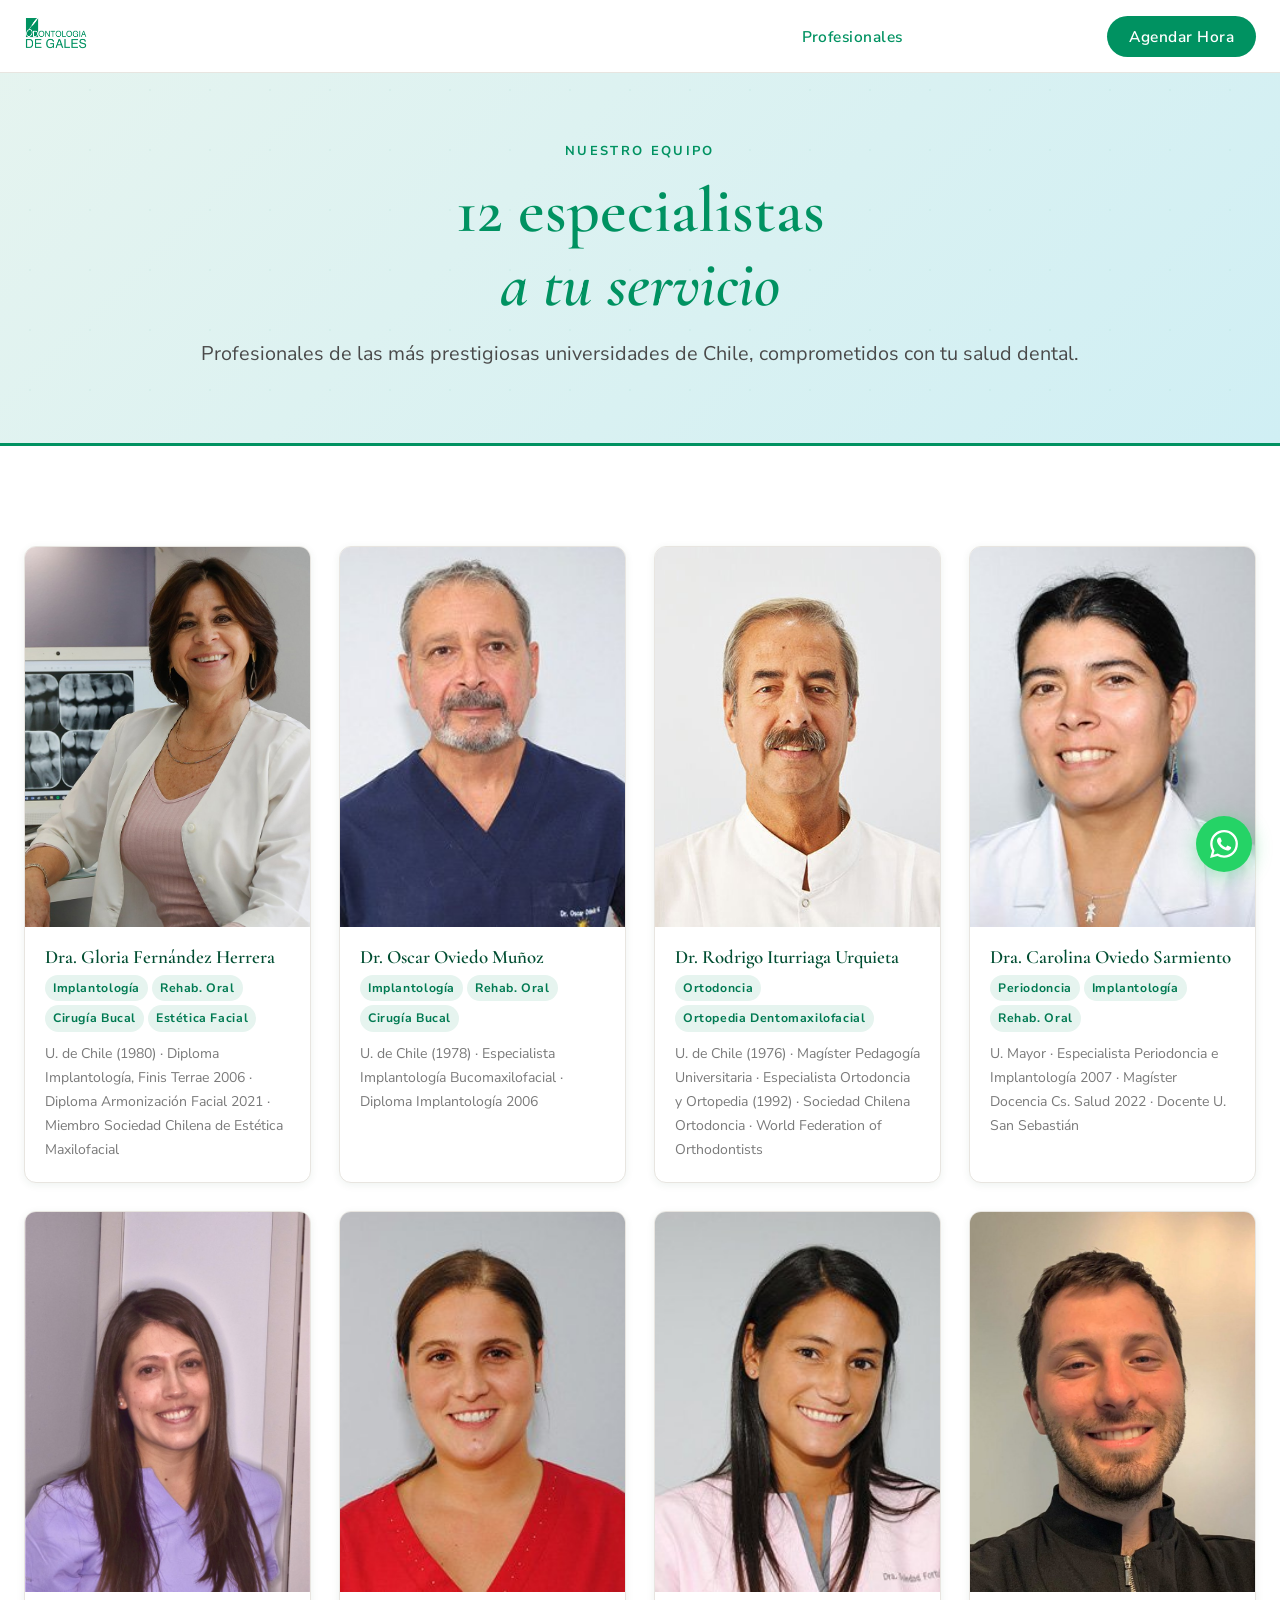
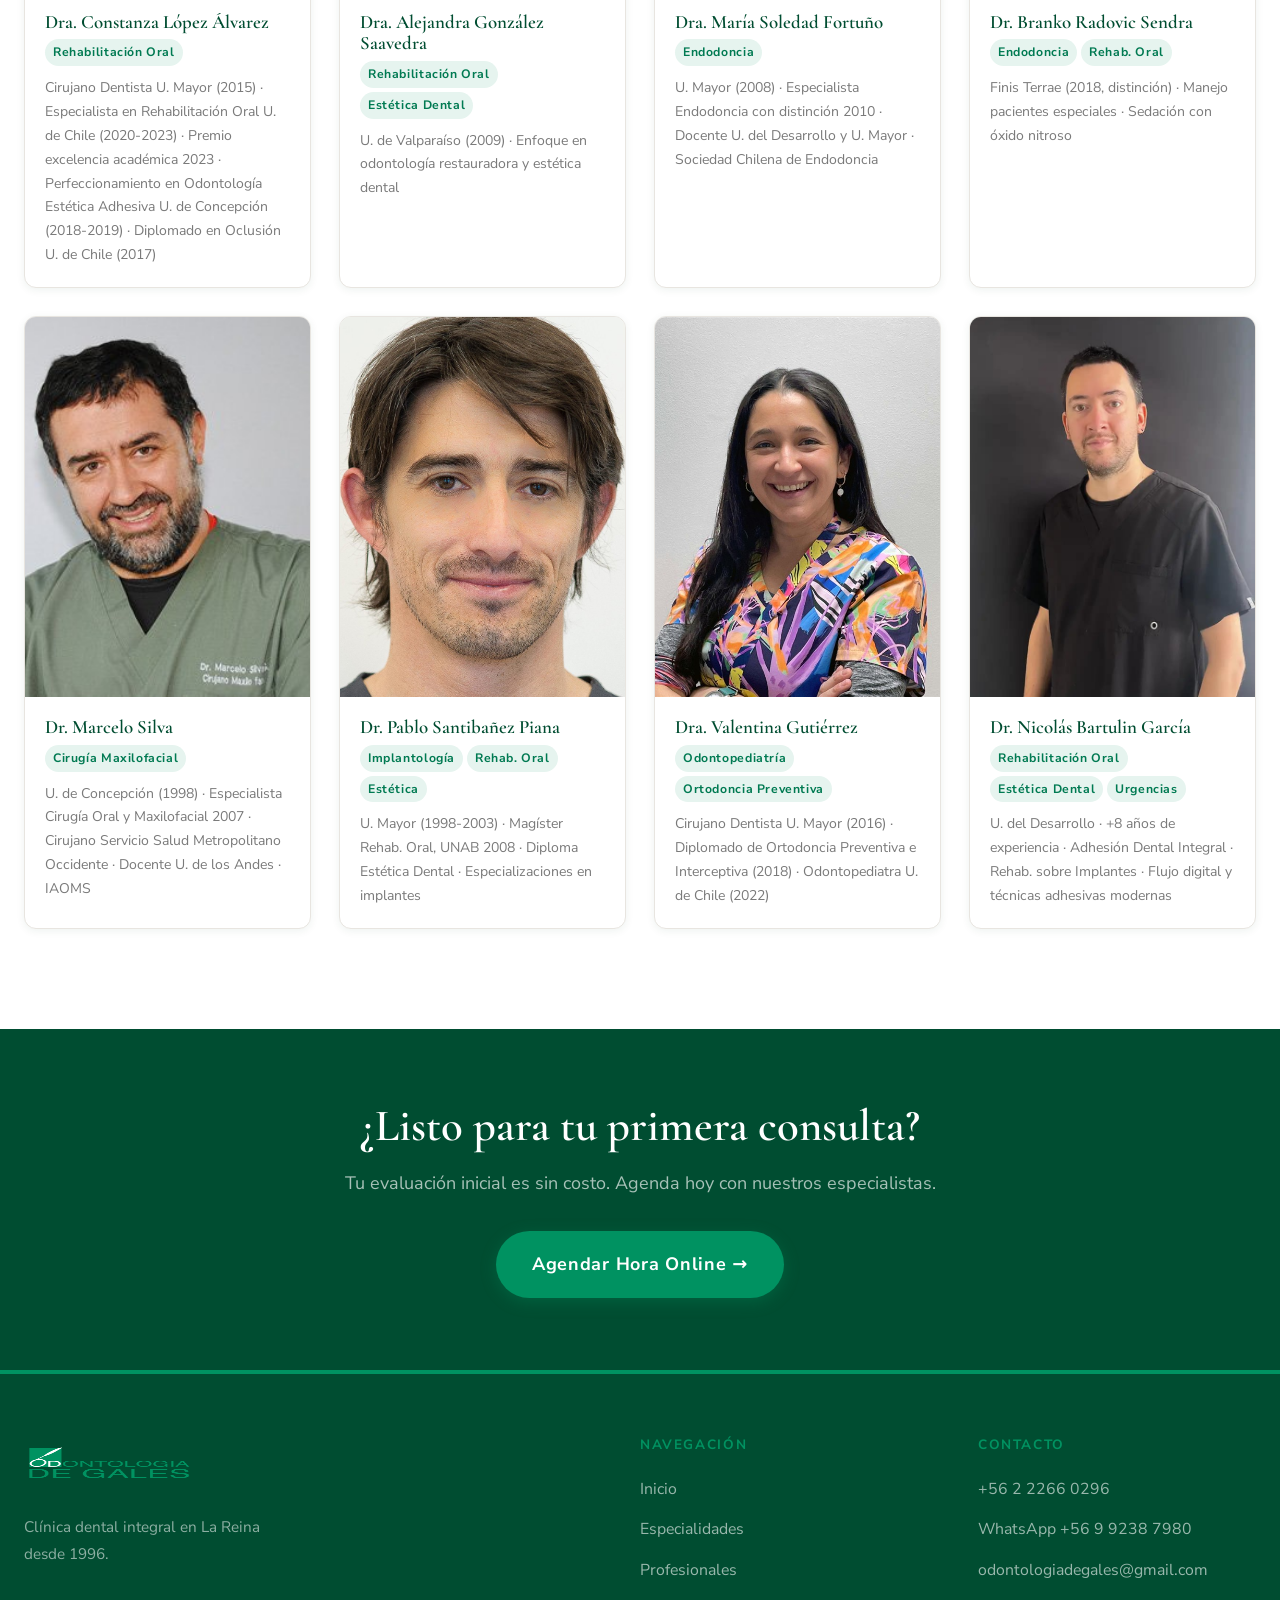
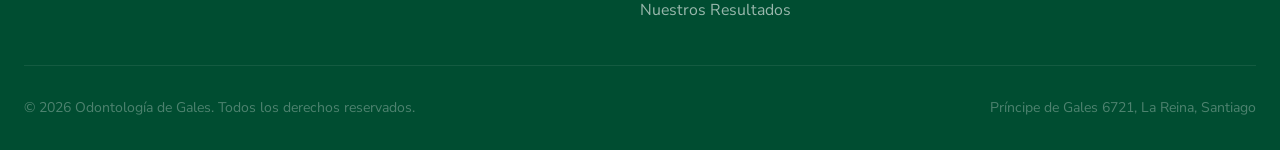
<file: profesionales.html>
<!DOCTYPE html>
<html lang="es">
<head>
  <meta charset="UTF-8">
  <meta name="viewport" content="width=device-width, initial-scale=1.0">
  <title>Profesionales — Odontología de Gales</title>
  <meta name="description" content="Conoce a nuestro equipo de 12 especialistas dentales. Profesionales de las más prestigiosas universidades de Chile con décadas de experiencia.">
  <meta name="keywords" content="dentistas La Reina, equipo odontológico, profesionales odontología, especialistas dentales Chile">
  <link rel="canonical" href="https://odontologiadegales.cl/profesionales.html">
  <meta property="og:title" content="Profesionales — Odontología de Gales">
  <meta property="og:description" content="Conoce a nuestro equipo de especialistas dentales. Profesionales de las más prestigiosas universidades de Chile con décadas de experiencia.">
  <meta property="og:image" content="https://odontologiadegales.cl/assets/hero/fachada-clinica.jpg">
  <meta property="og:url" content="https://odontologiadegales.cl/profesionales.html">
  <meta property="og:type" content="website">
  <meta property="og:locale" content="es_CL">
  <meta name="twitter:card" content="summary_large_image">
  <meta name="twitter:title" content="Profesionales — Odontología de Gales">
  <meta name="twitter:description" content="Conoce a nuestro equipo de especialistas dentales. Profesionales de las más prestigiosas universidades de Chile con décadas de experiencia.">
  <meta name="twitter:image" content="https://odontologiadegales.cl/assets/hero/fachada-clinica.jpg">
  <link rel="stylesheet" href="css/styles.css">
</head>
<body>

<nav class="nav" role="navigation" aria-label="Navegación principal">
  <div class="container">
    <div class="nav-inner">
      <a href="index.html" class="nav-logo" aria-label="Inicio">
        <img src="assets/logo/Logo-Gales.png" alt="Odontología de Gales" width="190" height="52">
      </a>
      <ul class="nav-links" role="list">
        <li><a href="index.html">Inicio</a></li>
        <li><a href="especialidades.html">Especialidades</a></li>
        <li><a href="profesionales.html" class="active">Profesionales</a></li>
        <li><a href="resultados.html">Nuestros Resultados</a></li>
        <li><a href="https://d2f3c803a9398eba5e2dc13bef506157a404a69f.agenda.softwaredentalink.com/agenda?modalidad=1" target="_blank" rel="noopener" class="nav-cta">Agendar Hora</a></li>
      </ul>
      <button class="nav-hamburger" aria-label="Abrir menú">
        <span></span><span></span><span></span>
      </button>
    </div>
  </div>
</nav>

<section class="page-hero" aria-labelledby="page-title">
  <div class="container">
    <span class="section-label">Nuestro equipo</span>
    <h1 id="page-title">12 especialistas<br><em style="font-style:italic;color:var(--teal)">a tu servicio</em></h1>
    <p>Profesionales de las más prestigiosas universidades de Chile, comprometidos con tu salud dental.</p>
  </div>
</section>

<section class="prof-page" aria-labelledby="prof-title">
  <div class="container">
    <div class="prof-grid">

      <article class="prof-card reveal">
        <div class="prof-photo"><img src="assets/equipo/Gloria-fernandez-profesionales.jpg" alt="Dra. Gloria Fernández Herrera" loading="lazy"></div>
        <div class="prof-info">
          <h3 class="prof-name">Dra. Gloria Fernández Herrera</h3>
          <div class="prof-specs">
            <span class="prof-spec-tag">Implantología</span>
            <span class="prof-spec-tag">Rehab. Oral</span>
            <span class="prof-spec-tag">Cirugía Bucal</span>
            <span class="prof-spec-tag">Estética Facial</span>
          </div>
          <p class="prof-univ">U. de Chile (1980) · Diploma Implantología, Finis Terrae 2006 · Diploma Armonización Facial 2021 · Miembro Sociedad Chilena de Estética Maxilofacial</p>
        </div>
      </article>

      <article class="prof-card reveal reveal-delay-1">
        <div class="prof-photo"><img src="assets/equipo/Dr.-Oscar-Oviedo-Munoz.jpg" alt="Dr. Oscar Oviedo Muñoz" loading="lazy"></div>
        <div class="prof-info">
          <h3 class="prof-name">Dr. Oscar Oviedo Muñoz</h3>
          <div class="prof-specs">
            <span class="prof-spec-tag">Implantología</span>
            <span class="prof-spec-tag">Rehab. Oral</span>
            <span class="prof-spec-tag">Cirugía Bucal</span>
          </div>
          <p class="prof-univ">U. de Chile (1978) · Especialista Implantología Bucomaxilofacial · Diploma Implantología 2006</p>
        </div>
      </article>

      <article class="prof-card reveal reveal-delay-2">
        <div class="prof-photo"><img src="assets/equipo/Dr.-Rodrigo-Iturriaga-Urquieta.jpeg" alt="Dr. Rodrigo Iturriaga Urquieta" loading="lazy"></div>
        <div class="prof-info">
          <h3 class="prof-name">Dr. Rodrigo Iturriaga Urquieta</h3>
          <div class="prof-specs">
            <span class="prof-spec-tag">Ortodoncia</span>
            <span class="prof-spec-tag">Ortopedia Dentomaxilofacial</span>
          </div>
          <p class="prof-univ">U. de Chile (1976) · Magíster Pedagogía Universitaria · Especialista Ortodoncia y Ortopedia (1992) · Sociedad Chilena Ortodoncia · World Federation of Orthodontists</p>
        </div>
      </article>

      <article class="prof-card reveal reveal-delay-3">
        <div class="prof-photo"><img src="assets/equipo/Dra.-Carolina-Oviedo-Sarmiento.jpg" alt="Dra. Carolina Oviedo Sarmiento" loading="lazy"></div>
        <div class="prof-info">
          <h3 class="prof-name">Dra. Carolina Oviedo Sarmiento</h3>
          <div class="prof-specs">
            <span class="prof-spec-tag">Periodoncia</span>
            <span class="prof-spec-tag">Implantología</span>
            <span class="prof-spec-tag">Rehab. Oral</span>
          </div>
          <p class="prof-univ">U. Mayor · Especialista Periodoncia e Implantología 2007 · Magíster Docencia Cs. Salud 2022 · Docente U. San Sebastián</p>
        </div>
      </article>

      <article class="prof-card reveal">
        <div class="prof-photo"><img src="assets/equipo/Constanza López Álvarez.jpg" alt="Dra. Constanza López Álvarez" loading="lazy"></div>
        <div class="prof-info">
          <h3 class="prof-name">Dra. Constanza López Álvarez</h3>
          <div class="prof-specs">
            <span class="prof-spec-tag">Rehabilitación Oral</span>
          </div>
          <p class="prof-univ">Cirujano Dentista U. Mayor (2015) · Especialista en Rehabilitación Oral U. de Chile (2020-2023) · Premio excelencia académica 2023 · Perfeccionamiento en Odontología Estética Adhesiva U. de Concepción (2018-2019) · Diplomado en Oclusión U. de Chile (2017)</p>
        </div>
      </article>

      <article class="prof-card reveal reveal-delay-1">
        <div class="prof-photo"><img src="assets/equipo/Dra.-Alejandra-Gonzalez-Saavedra.jpeg" alt="Dra. Alejandra González Saavedra" loading="lazy"></div>
        <div class="prof-info">
          <h3 class="prof-name">Dra. Alejandra González Saavedra</h3>
          <div class="prof-specs">
            <span class="prof-spec-tag">Rehabilitación Oral</span>
            <span class="prof-spec-tag">Estética Dental</span>
          </div>
          <p class="prof-univ">U. de Valparaíso (2009) · Enfoque en odontología restauradora y estética dental</p>
        </div>
      </article>

      <article class="prof-card reveal reveal-delay-2">
        <div class="prof-photo"><img src="assets/equipo/Dra.-Maria-Soledad-Fortuno.jpg" alt="Dra. María Soledad Fortuño" loading="lazy"></div>
        <div class="prof-info">
          <h3 class="prof-name">Dra. María Soledad Fortuño</h3>
          <div class="prof-specs">
            <span class="prof-spec-tag">Endodoncia</span>
          </div>
          <p class="prof-univ">U. Mayor (2008) · Especialista Endodoncia con distinción 2010 · Docente U. del Desarrollo y U. Mayor · Sociedad Chilena de Endodoncia</p>
        </div>
      </article>

      <article class="prof-card reveal reveal-delay-3">
        <div class="prof-photo"><img src="assets/equipo/Dr.-Branko-Radovic-1.jpeg" alt="Dr. Branko Radovic Sendra" loading="lazy"></div>
        <div class="prof-info">
          <h3 class="prof-name">Dr. Branko Radovic Sendra</h3>
          <div class="prof-specs">
            <span class="prof-spec-tag">Endodoncia</span>
            <span class="prof-spec-tag">Rehab. Oral</span>
          </div>
          <p class="prof-univ">Finis Terrae (2018, distinción) · Manejo pacientes especiales · Sedación con óxido nitroso</p>
        </div>
      </article>

      <article class="prof-card reveal">
        <div class="prof-photo"><img src="assets/equipo/Dr.-Marcelo-Silva.jpg" alt="Dr. Marcelo Silva" loading="lazy"></div>
        <div class="prof-info">
          <h3 class="prof-name">Dr. Marcelo Silva</h3>
          <div class="prof-specs">
            <span class="prof-spec-tag">Cirugía Maxilofacial</span>
          </div>
          <p class="prof-univ">U. de Concepción (1998) · Especialista Cirugía Oral y Maxilofacial 2007 · Cirujano Servicio Salud Metropolitano Occidente · Docente U. de los Andes · IAOMS</p>
        </div>
      </article>

      <article class="prof-card reveal reveal-delay-1">
        <div class="prof-photo"><img src="assets/equipo/Dr.-Pablo-Andres-Santibanez-Piana.jpg" alt="Dr. Pablo Santibañez Piana" loading="lazy"></div>
        <div class="prof-info">
          <h3 class="prof-name">Dr. Pablo Santibañez Piana</h3>
          <div class="prof-specs">
            <span class="prof-spec-tag">Implantología</span>
            <span class="prof-spec-tag">Rehab. Oral</span>
            <span class="prof-spec-tag">Estética</span>
          </div>
          <p class="prof-univ">U. Mayor (1998-2003) · Magíster Rehab. Oral, UNAB 2008 · Diploma Estética Dental · Especializaciones en implantes</p>
        </div>
      </article>

      <article class="prof-card reveal reveal-delay-2">
        <div class="prof-photo"><img src="assets/equipo/Valentina Gutiérrez.jpg" alt="Dra. Valentina Gutiérrez" loading="lazy"></div>
        <div class="prof-info">
          <h3 class="prof-name">Dra. Valentina Gutiérrez</h3>
          <div class="prof-specs">
            <span class="prof-spec-tag">Odontopediatría</span>
            <span class="prof-spec-tag">Ortodoncia Preventiva</span>
          </div>
          <p class="prof-univ">Cirujano Dentista U. Mayor (2016) · Diplomado de Ortodoncia Preventiva e Interceptiva (2018) · Odontopediatra U. de Chile (2022)</p>
        </div>
      </article>


      <article class="prof-card reveal">
        <div class="prof-photo"><img src="assets/equipo/nicolas-bartulin.jpeg" alt="Dr. Nicolás Bartulin García" loading="lazy"></div>
        <div class="prof-info">
          <h3 class="prof-name">Dr. Nicolás Bartulin García</h3>
          <div class="prof-specs">
            <span class="prof-spec-tag">Rehabilitación Oral</span>
            <span class="prof-spec-tag">Estética Dental</span>
            <span class="prof-spec-tag">Urgencias</span>
          </div>
          <p class="prof-univ">U. del Desarrollo · +8 años de experiencia · Adhesión Dental Integral · Rehab. sobre Implantes · Flujo digital y técnicas adhesivas modernas</p>
        </div>
      </article>

    </div>
  </div>
</section>

<section style="background:var(--navy);padding:72px 0;text-align:center;">
  <div class="container">
    <h2 style="color:var(--white);font-family:var(--font-display);margin-bottom:16px">¿Listo para tu primera consulta?</h2>
    <p style="color:rgba(255,255,255,.65);margin-bottom:32px">Tu evaluación inicial es sin costo. Agenda hoy con nuestros especialistas.</p>
    <a href="https://d2f3c803a9398eba5e2dc13bef506157a404a69f.agenda.softwaredentalink.com/agenda?modalidad=1" target="_blank" rel="noopener" class="btn btn-primary btn-lg">Agendar Hora Online →</a>
  </div>
</section>

<footer class="footer" role="contentinfo">
  <div class="container">
    <div class="footer-grid">
      <div>
        <div class="footer-logo"><img src="assets/logo/Logo-Gales.png" alt="Odontología de Gales" width="170"></div>
        <p class="footer-desc">Clínica dental integral en La Reina desde 1996.</p>
      </div>
      <div>
        <div class="footer-col-title">Navegación</div>
        <ul class="footer-links" role="list">
          <li><a href="index.html">Inicio</a></li>
          <li><a href="especialidades.html">Especialidades</a></li>
          <li><a href="profesionales.html">Profesionales</a></li>
          <li><a href="resultados.html">Nuestros Resultados</a></li>
        </ul>
      </div>
      <div>
        <div class="footer-col-title">Contacto</div>
        <ul class="footer-links" role="list">
          <li><a href="tel:+56222660296">+56 2 2266 0296</a></li>
          <li><a href="https://wa.me/56992387980" target="_blank" rel="noopener">WhatsApp +56 9 9238 7980</a></li>
          <li><a href="mailto:odontologiadegales@gmail.com">odontologiadegales@gmail.com</a></li>
        </ul>
      </div>
    </div>
    <div class="footer-bottom">
      <span>© 2026 Odontología de Gales. Todos los derechos reservados.</span>
      <span>Príncipe de Gales 6721, La Reina, Santiago</span>
    </div>
  </div>
</footer>

<a href="https://wa.me/56992387980" class="whatsapp-float" target="_blank" rel="noopener" aria-label="WhatsApp">
  <svg viewBox="0 0 24 24" xmlns="http://www.w3.org/2000/svg" aria-hidden="true"><path d="M17.472 14.382c-.297-.149-1.758-.867-2.03-.967-.273-.099-.471-.148-.67.15-.197.297-.767.966-.94 1.164-.173.199-.347.223-.644.075-.297-.15-1.255-.463-2.39-1.475-.883-.788-1.48-1.761-1.653-2.059-.173-.297-.018-.458.13-.606.134-.133.298-.347.446-.52.149-.174.198-.298.298-.497.099-.198.05-.371-.025-.52-.075-.149-.669-1.612-.916-2.207-.242-.579-.487-.5-.669-.51-.173-.008-.371-.01-.57-.01-.198 0-.52.074-.792.372-.272.297-1.04 1.016-1.04 2.479 0 1.462 1.065 2.875 1.213 3.074.149.198 2.096 3.2 5.077 4.487.709.306 1.262.489 1.694.625.712.227 1.36.195 1.871.118.571-.085 1.758-.719 2.006-1.413.248-.694.248-1.289.173-1.413-.074-.124-.272-.198-.57-.347m-5.421 7.403h-.004a9.87 9.87 0 01-5.031-1.378l-.361-.214-3.741.982.998-3.648-.235-.374a9.86 9.86 0 01-1.51-5.26c.001-5.45 4.436-9.884 9.888-9.884 2.64 0 5.122 1.03 6.988 2.898a9.825 9.825 0 012.893 6.994c-.003 5.45-4.437 9.884-9.885 9.884m8.413-18.297A11.815 11.815 0 0012.05 0C5.495 0 .16 5.335.157 11.892c0 2.096.547 4.142 1.588 5.945L.057 24l6.305-1.654a11.882 11.882 0 005.683 1.448h.005c6.554 0 11.89-5.335 11.893-11.893a11.821 11.821 0 00-3.48-8.413z"/></svg>
</a>
<script src="js/main.js"></script>
</body>
</html>
</file>
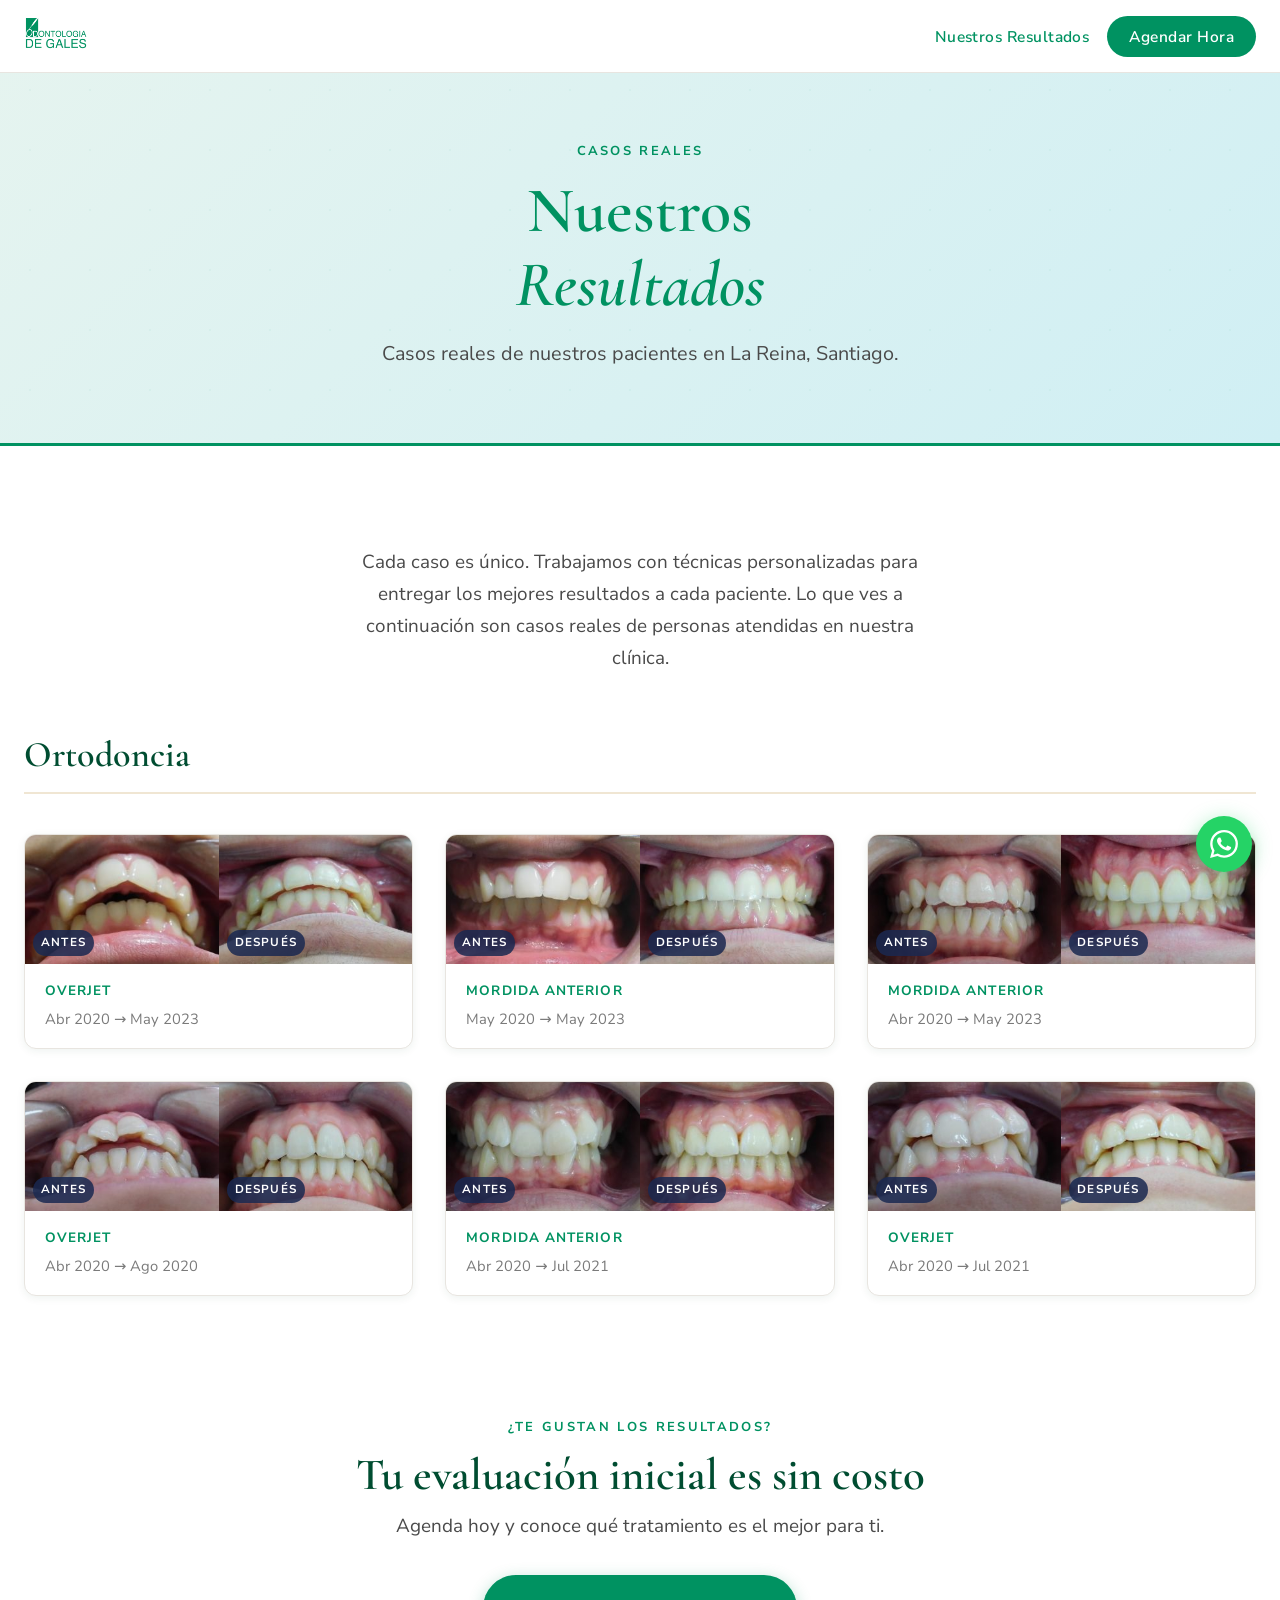
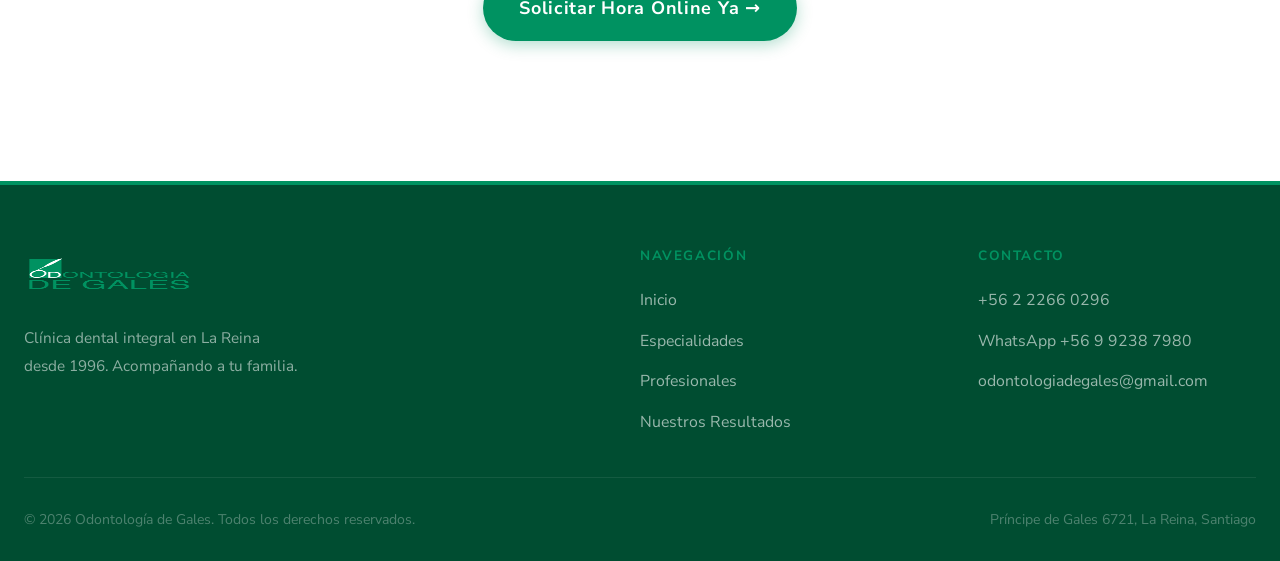
<file: resultados.html>
<!DOCTYPE html>
<html lang="es">
<head>
  <meta charset="UTF-8">
  <meta name="viewport" content="width=device-width, initial-scale=1.0">
  <title>Nuestros Resultados — Odontología de Gales</title>
  <meta name="description" content="Casos reales de nuestros pacientes en La Reina. Resultados de ortodoncia y rehabilitación oral antes y después del tratamiento.">
  <meta name="keywords" content="casos clínicos odontología, resultados antes y después dentista, ortodoncia resultados, rehabilitación oral casos">
  <link rel="canonical" href="https://odontologiadegales.cl/resultados.html">
  <meta property="og:title" content="Nuestros Resultados — Odontología de Gales">
  <meta property="og:description" content="Casos reales de nuestros pacientes en La Reina. Resultados de ortodoncia y rehabilitación oral antes y después del tratamiento.">
  <meta property="og:image" content="https://odontologiadegales.cl/assets/hero/fachada-clinica.jpg">
  <meta property="og:url" content="https://odontologiadegales.cl/resultados.html">
  <meta property="og:type" content="website">
  <meta property="og:locale" content="es_CL">
  <meta name="twitter:card" content="summary_large_image">
  <meta name="twitter:title" content="Nuestros Resultados — Odontología de Gales">
  <meta name="twitter:description" content="Casos reales de nuestros pacientes en La Reina. Resultados de ortodoncia y rehabilitación oral antes y después del tratamiento.">
  <meta name="twitter:image" content="https://odontologiadegales.cl/assets/hero/fachada-clinica.jpg">
  <link rel="stylesheet" href="css/styles.css">
  <style>
    .casos-intro { max-width: 600px; margin: 0 auto 60px; text-align: center; }
    .casos-intro p { font-size: 1.05rem; color: var(--text-mid); }
    .resultado-section { margin-bottom: 80px; }
  </style>
</head>
<body>

<nav class="nav" role="navigation" aria-label="Navegación principal">
  <div class="container">
    <div class="nav-inner">
      <a href="index.html" class="nav-logo" aria-label="Inicio">
        <img src="assets/logo/Logo-Gales.png" alt="Odontología de Gales" width="190" height="52">
      </a>
      <ul class="nav-links" role="list">
        <li><a href="index.html">Inicio</a></li>
        <li><a href="especialidades.html">Especialidades</a></li>
        <li><a href="profesionales.html">Profesionales</a></li>
        <li><a href="resultados.html" class="active">Nuestros Resultados</a></li>
        <li><a href="https://d2f3c803a9398eba5e2dc13bef506157a404a69f.agenda.softwaredentalink.com/agenda?modalidad=1" target="_blank" rel="noopener" class="nav-cta">Agendar Hora</a></li>
      </ul>
      <button class="nav-hamburger" aria-label="Abrir menú">
        <span></span><span></span><span></span>
      </button>
    </div>
  </div>
</nav>

<section class="page-hero" aria-labelledby="page-title">
  <div class="container">
    <span class="section-label">Casos reales</span>
    <h1 id="page-title">Nuestros<br><em style="font-style:italic;color:var(--teal)">Resultados</em></h1>
    <p>Casos reales de nuestros pacientes en La Reina, Santiago.</p>
  </div>
</section>

<section class="resultados-page" aria-label="Resultados de tratamientos">
  <div class="container">

    <div class="casos-intro reveal">
      <p>Cada caso es único. Trabajamos con técnicas personalizadas para entregar los mejores resultados a cada paciente. Lo que ves a continuación son casos reales de personas atendidas en nuestra clínica.</p>
    </div>

    <!-- ORTODONCIA -->
    <div class="resultado-section">
      <h2 class="resultados-section-title reveal">Ortodoncia</h2>
      <div class="casos-grid">

        <article class="caso-card reveal">
          <div class="caso-images">
            <div class="caso-img-wrap">
              <img src="assets/antes-despues/overjet-antes-2020a.jpg" alt="Antes del tratamiento ortodoncia overjet" loading="lazy">
              <span class="caso-img-label">Antes</span>
            </div>
            <div class="caso-img-wrap">
              <img src="assets/antes-despues/overjet-despues-2023a.jpg" alt="Después del tratamiento ortodoncia overjet" loading="lazy">
              <span class="caso-img-label">Después</span>
            </div>
          </div>
          <div class="caso-body">
            <div class="caso-type">Overjet</div>
            <div class="caso-period">Abr 2020 → May 2023</div>
          </div>
        </article>

        <article class="caso-card reveal reveal-delay-1">
          <div class="caso-images">
            <div class="caso-img-wrap">
              <img src="assets/antes-despues/mordida-antes-2020a.jpg" alt="Antes del tratamiento mordida anterior" loading="lazy">
              <span class="caso-img-label">Antes</span>
            </div>
            <div class="caso-img-wrap">
              <img src="assets/antes-despues/mordida-despues-2023a.jpg" alt="Después del tratamiento mordida anterior" loading="lazy">
              <span class="caso-img-label">Después</span>
            </div>
          </div>
          <div class="caso-body">
            <div class="caso-type">Mordida Anterior</div>
            <div class="caso-period">May 2020 → May 2023</div>
          </div>
        </article>

        <article class="caso-card reveal reveal-delay-2">
          <div class="caso-images">
            <div class="caso-img-wrap">
              <img src="assets/antes-despues/mordida-antes-2020b.jpg" alt="Antes del tratamiento mordida anterior caso 2" loading="lazy">
              <span class="caso-img-label">Antes</span>
            </div>
            <div class="caso-img-wrap">
              <img src="assets/antes-despues/mordida-despues-2023b.jpg" alt="Después del tratamiento mordida anterior caso 2" loading="lazy">
              <span class="caso-img-label">Después</span>
            </div>
          </div>
          <div class="caso-body">
            <div class="caso-type">Mordida Anterior</div>
            <div class="caso-period">Abr 2020 → May 2023</div>
          </div>
        </article>

        <article class="caso-card reveal">
          <div class="caso-images">
            <div class="caso-img-wrap">
              <img src="assets/antes-despues/overjet-antes-2020b.jpg" alt="Antes del tratamiento overjet caso 2" loading="lazy">
              <span class="caso-img-label">Antes</span>
            </div>
            <div class="caso-img-wrap">
              <img src="assets/antes-despues/overjet-despues-2020.jpg" alt="Después del tratamiento overjet caso 2" loading="lazy">
              <span class="caso-img-label">Después</span>
            </div>
          </div>
          <div class="caso-body">
            <div class="caso-type">Overjet</div>
            <div class="caso-period">Abr 2020 → Ago 2020</div>
          </div>
        </article>

        <article class="caso-card reveal reveal-delay-1">
          <div class="caso-images">
            <div class="caso-img-wrap">
              <img src="assets/antes-despues/mordida-antes-2020c.jpg" alt="Antes del tratamiento mordida anterior caso 3" loading="lazy">
              <span class="caso-img-label">Antes</span>
            </div>
            <div class="caso-img-wrap">
              <img src="assets/antes-despues/mordida-despues-2021.jpg" alt="Después del tratamiento mordida anterior caso 3" loading="lazy">
              <span class="caso-img-label">Después</span>
            </div>
          </div>
          <div class="caso-body">
            <div class="caso-type">Mordida Anterior</div>
            <div class="caso-period">Abr 2020 → Jul 2021</div>
          </div>
        </article>

        <article class="caso-card reveal reveal-delay-2">
          <div class="caso-images">
            <div class="caso-img-wrap">
              <img src="assets/antes-despues/overjet-antes-2020c.jpg" alt="Antes del tratamiento overjet caso 3" loading="lazy">
              <span class="caso-img-label">Antes</span>
            </div>
            <div class="caso-img-wrap">
              <img src="assets/antes-despues/overjet-despues-2021.jpg" alt="Después del tratamiento overjet caso 3" loading="lazy">
              <span class="caso-img-label">Después</span>
            </div>
          </div>
          <div class="caso-body">
            <div class="caso-type">Overjet</div>
            <div class="caso-period">Abr 2020 → Jul 2021</div>
          </div>
        </article>

      </div>
    </div>

    <!-- CTA -->
    <div class="caso-cta reveal">
      <span class="section-label">¿Te gustan los resultados?</span>
      <h2 class="section-title" style="margin:12px 0 8px">Tu evaluación inicial es sin costo</h2>
      <p class="section-sub" style="margin:0 auto 32px;text-align:center">Agenda hoy y conoce qué tratamiento es el mejor para ti.</p>
      <a href="https://d2f3c803a9398eba5e2dc13bef506157a404a69f.agenda.softwaredentalink.com/agenda?modalidad=1" target="_blank" rel="noopener" class="btn btn-primary btn-lg">Solicitar Hora Online Ya →</a>
    </div>

  </div>
</section>

<footer class="footer" role="contentinfo">
  <div class="container">
    <div class="footer-grid">
      <div>
        <div class="footer-logo"><img src="assets/logo/Logo-Gales.png" alt="Odontología de Gales" width="170"></div>
        <p class="footer-desc">Clínica dental integral en La Reina desde 1996. Acompañando a tu familia.</p>
      </div>
      <div>
        <div class="footer-col-title">Navegación</div>
        <ul class="footer-links" role="list">
          <li><a href="index.html">Inicio</a></li>
          <li><a href="especialidades.html">Especialidades</a></li>
          <li><a href="profesionales.html">Profesionales</a></li>
          <li><a href="resultados.html">Nuestros Resultados</a></li>
        </ul>
      </div>
      <div>
        <div class="footer-col-title">Contacto</div>
        <ul class="footer-links" role="list">
          <li><a href="tel:+56222660296">+56 2 2266 0296</a></li>
          <li><a href="https://wa.me/56992387980" target="_blank" rel="noopener">WhatsApp +56 9 9238 7980</a></li>
          <li><a href="mailto:odontologiadegales@gmail.com">odontologiadegales@gmail.com</a></li>
        </ul>
      </div>
    </div>
    <div class="footer-bottom">
      <span>© 2026 Odontología de Gales. Todos los derechos reservados.</span>
      <span>Príncipe de Gales 6721, La Reina, Santiago</span>
    </div>
  </div>
</footer>

<a href="https://wa.me/56992387980" class="whatsapp-float" target="_blank" rel="noopener" aria-label="WhatsApp">
  <svg viewBox="0 0 24 24" xmlns="http://www.w3.org/2000/svg" aria-hidden="true"><path d="M17.472 14.382c-.297-.149-1.758-.867-2.03-.967-.273-.099-.471-.148-.67.15-.197.297-.767.966-.94 1.164-.173.199-.347.223-.644.075-.297-.15-1.255-.463-2.39-1.475-.883-.788-1.48-1.761-1.653-2.059-.173-.297-.018-.458.13-.606.134-.133.298-.347.446-.52.149-.174.198-.298.298-.497.099-.198.05-.371-.025-.52-.075-.149-.669-1.612-.916-2.207-.242-.579-.487-.5-.669-.51-.173-.008-.371-.01-.57-.01-.198 0-.52.074-.792.372-.272.297-1.04 1.016-1.04 2.479 0 1.462 1.065 2.875 1.213 3.074.149.198 2.096 3.2 5.077 4.487.709.306 1.262.489 1.694.625.712.227 1.36.195 1.871.118.571-.085 1.758-.719 2.006-1.413.248-.694.248-1.289.173-1.413-.074-.124-.272-.198-.57-.347m-5.421 7.403h-.004a9.87 9.87 0 01-5.031-1.378l-.361-.214-3.741.982.998-3.648-.235-.374a9.86 9.86 0 01-1.51-5.26c.001-5.45 4.436-9.884 9.888-9.884 2.64 0 5.122 1.03 6.988 2.898a9.825 9.825 0 012.893 6.994c-.003 5.45-4.437 9.884-9.885 9.884m8.413-18.297A11.815 11.815 0 0012.05 0C5.495 0 .16 5.335.157 11.892c0 2.096.547 4.142 1.588 5.945L.057 24l6.305-1.654a11.882 11.882 0 005.683 1.448h.005c6.554 0 11.89-5.335 11.893-11.893a11.821 11.821 0 00-3.48-8.413z"/></svg>
</a>
<script src="js/main.js"></script>
</body>
</html>
</file>
<file: css/styles.css>
/* ============================================
   ODONTOLOGÍA DE GALES — Design System
   Aesthetic: Refined Luxury Healthcare
   Fonts: Cormorant Garamond + Nunito Sans
   ============================================ */

@import url('https://fonts.googleapis.com/css2?family=Cormorant+Garamond:ital,wght@0,300;0,400;0,500;0,600;0,700;1,300;1,400&family=Nunito+Sans:wght@300;400;600;700&display=swap');

/* ── Variables ── */
:root {
  --brand:       #009261;
  --brand-dark:  #007a52;
  --brand-deep:  #004d31;
  --brand-pale:  #e6f4ef;
  --navy:        #004d31;
  --navy-mid:    #006644;
  --navy-light:  #007a52;
  --gold:        #c9a96e;
  --gold-light:  #f0e6d3;
  --red:         #c0392b;
  --red-light:   #e74c3c;
  --white:       #ffffff;
  --off-white:   #f9f7f4;
  --gray-100:    #f3f1ee;
  --gray-200:    #e8e5e0;
  --gray-400:    #a8a098;
  --text:        #1e1e1e;
  --text-mid:    #4a4a4a;
  --text-light:  #7a7a7a;

  --font-display: 'Cormorant Garamond', Georgia, serif;
  --font-body:    'Nunito Sans', system-ui, sans-serif;

  --radius-sm:   6px;
  --radius-md:   12px;
  --radius-lg:   24px;
  --radius-full: 999px;

  --shadow-sm:   0 2px 8px rgba(0,77,49,.07);
  --shadow-md:   0 6px 24px rgba(0,77,49,.10);
  --shadow-lg:   0 16px 48px rgba(0,77,49,.14);

  --transition:  0.35s cubic-bezier(.4,0,.2,1);
  --container:   1320px;
}

/* ── Reset ── */
*, *::before, *::after { box-sizing: border-box; margin: 0; padding: 0; }
html { scroll-behavior: smooth; -webkit-font-smoothing: antialiased; font-size: 18px; }
body {
  font-family: var(--font-body);
  font-size: 18px;
  line-height: 1.7;
  color: var(--text);
  background: var(--white);
  overflow-x: hidden;
}
img { max-width: 100%; height: auto; display: block; }
a { text-decoration: none; color: inherit; }
ul { list-style: none; }
button { cursor: pointer; border: none; background: none; font-family: inherit; }

/* ── Container ── */
.container {
  max-width: var(--container);
  margin: 0 auto;
  padding: 0 24px;
}

/* ── Typography ── */
h1, h2, h3, h4 { font-family: var(--font-display); font-weight: 600; line-height: 1.15; }
h1 { font-size: clamp(2.4rem, 5vw, 4.2rem); }
h2 { font-size: clamp(2rem, 3.5vw, 3rem); }
h3 { font-size: clamp(1.3rem, 2vw, 1.7rem); }
h4 { font-size: 1.1rem; }
p { color: var(--text-mid); }

.section-label {
  font-family: var(--font-body);
  font-size: 0.72rem;
  font-weight: 700;
  letter-spacing: 0.18em;
  text-transform: uppercase;
  color: var(--brand);
  display: block;
  margin-bottom: 12px;
}
.section-title { color: var(--navy); margin-bottom: 16px; }
.section-sub { font-size: 1.05rem; color: var(--text-mid); max-width: 560px; line-height: 1.75; }

/* ── Buttons ── */
.btn {
  display: inline-flex;
  align-items: center;
  gap: 8px;
  padding: 14px 28px;
  border-radius: var(--radius-sm);
  font-family: var(--font-body);
  font-size: 0.9rem;
  font-weight: 700;
  letter-spacing: 0.04em;
  transition: var(--transition);
}
.btn-primary {
  background: var(--brand);
  color: var(--white);
  border-radius: var(--radius-full);
  box-shadow: 0 4px 16px rgba(0,146,97,.3);
}
.btn-primary:hover {
  background: var(--brand-dark);
  transform: translateY(-2px);
  box-shadow: 0 8px 24px rgba(0,146,97,.4);
}
.btn-outline {
  border: 2px solid var(--navy);
  color: var(--navy);
  background: transparent;
}
.btn-outline:hover {
  background: var(--navy);
  color: var(--white);
  transform: translateY(-2px);
}
.btn-outline-white {
  border: 2px solid rgba(255,255,255,.6);
  color: var(--white);
}
.btn-outline-white:hover {
  background: var(--white);
  color: var(--navy);
  border-color: var(--white);
}
.btn-red {
  background: var(--red);
  color: var(--white);
  box-shadow: 0 4px 16px rgba(192,57,43,.3);
}
.btn-red:hover {
  background: var(--red-light);
  transform: translateY(-2px);
  box-shadow: 0 8px 24px rgba(192,57,43,.4);
}
.btn-lg { padding: 18px 36px; font-size: 1rem; }

/* ── NAV ── */
.nav {
  position: fixed;
  top: 0; left: 0; right: 0;
  z-index: 1000;
  background: var(--white);
  border-bottom: 1px solid var(--gray-200);
  transition: var(--transition);
}
.nav.scrolled {
  box-shadow: var(--shadow-md);
}
.nav-inner {
  display: flex;
  align-items: center;
  justify-content: space-between;
  height: 72px;
}
.nav-logo img {
  height: 64px;
  width: auto;
}
.nav-links {
  display: flex;
  align-items: center;
  gap: 4px;
}
.nav-links a {
  font-size: 0.86rem;
  font-weight: 600;
  letter-spacing: 0.03em;
  color: var(--white);
  padding: 8px 14px;
  border-radius: var(--radius-sm);
  transition: var(--transition);
}
.nav-links a:hover,
.nav-links a.active {
  color: var(--brand);
}
.nav-cta {
  background: var(--brand) !important;
  color: var(--white) !important;
  border-radius: var(--radius-full) !important;
  padding: 10px 22px !important;
}
.nav-cta:hover { background: var(--brand-dark) !important; }

.nav-hamburger {
  display: none;
  flex-direction: column;
  gap: 5px;
  padding: 8px;
}
.nav-hamburger span {
  display: block;
  width: 24px;
  height: 2px;
  background: var(--text);
  border-radius: 2px;
  transition: var(--transition);
}

/* ── HERO ── */
.hero {
  position: relative;
  min-height: 100svh;
  display: flex;
  align-items: center;
  justify-content: center;
  padding-top: 72px;
  overflow: hidden;
  text-align: center;
}
.hero-bg {
  position: absolute;
  inset: 0;
  z-index: 0;
}
.hero-bg img {
  width: 100%;
  height: 100%;
  object-fit: cover;
  object-position: center 40%;
}
.hero-bg::after {
  content: '';
  position: absolute;
  inset: 0;
  background: rgba(255,255,255,0.62);
}
.hero-content {
  position: relative;
  z-index: 2;
  display: flex;
  flex-direction: column;
  align-items: center;
  padding: 80px 24px;
  max-width: 760px;
}
.hero-eyebrow {
  display: flex;
  align-items: center;
  gap: 12px;
  margin-bottom: 24px;
  justify-content: center;
}
.hero-eyebrow-line {
  width: 32px;
  height: 2px;
  background: var(--brand);
}
.hero-eyebrow-text {
  font-size: 0.78rem;
  font-weight: 700;
  letter-spacing: 0.2em;
  text-transform: uppercase;
  color: var(--brand);
}
.hero h1 {
  color: var(--brand);
  margin-bottom: 16px;
  font-weight: 600;
}
.hero h1 em {
  font-style: italic;
  color: var(--brand-dark);
  font-weight: 700;
}
.hero-sub {
  font-size: 1.2rem;
  color: var(--text-mid);
  margin-bottom: 40px;
  font-weight: 400;
  line-height: 1.7;
}
.hero-actions {
  display: flex;
  gap: 16px;
  flex-wrap: wrap;
  justify-content: center;
  margin-bottom: 64px;
}
.hero-stats {
  display: flex;
  gap: 48px;
  justify-content: center;
  background: rgba(255,255,255,0.85);
  backdrop-filter: blur(8px);
  border-radius: var(--radius-lg);
  padding: 24px 40px;
  border: 1px solid rgba(0,146,97,.15);
  box-shadow: var(--shadow-sm);
}
.hero-stat-num {
  font-family: var(--font-display);
  font-size: 2.2rem;
  font-weight: 700;
  color: var(--brand);
  line-height: 1;
}
.hero-stat-label {
  font-size: 0.78rem;
  color: var(--text-light);
  margin-top: 4px;
  letter-spacing: 0.04em;
}

/* hero-image hidden in full-bg mode */
.hero-image { display: none; }

/* ── NOSOTROS ── */
.nosotros {
  padding: 100px 0;
  background: var(--white);
}
.nosotros-grid {
  display: grid;
  grid-template-columns: 1fr 1fr;
  gap: 80px;
  align-items: center;
}
.nosotros-checks {
  margin-top: 32px;
  display: flex;
  flex-direction: column;
  gap: 16px;
}
.nosotros-check {
  display: flex;
  align-items: flex-start;
  gap: 16px;
}
.check-icon {
  flex-shrink: 0;
  width: 28px;
  height: 28px;
  background: var(--brand-pale);
  border-radius: 50%;
  display: flex;
  align-items: center;
  justify-content: center;
  margin-top: 2px;
}
.check-icon svg { width: 14px; height: 14px; stroke: var(--brand); }
.check-text { font-size: 0.95rem; color: var(--text-mid); }
.check-text strong { color: var(--text); font-weight: 700; display: block; }

.nosotros-visual {
  position: relative;
}
.nosotros-img-wrap {
  border-radius: var(--radius-lg);
  overflow: hidden;
  aspect-ratio: 4/5;
  box-shadow: var(--shadow-lg);
}
.nosotros-img-wrap img { width: 100%; height: 100%; object-fit: cover; }
.nosotros-badge {
  position: absolute;
  bottom: -24px;
  left: -24px;
  background: var(--navy);
  color: var(--white);
  border-radius: var(--radius-md);
  padding: 24px 28px;
  box-shadow: var(--shadow-lg);
}
.nosotros-badge-num {
  font-family: var(--font-display);
  font-size: 2.8rem;
  font-weight: 700;
  color: var(--gold);
  line-height: 1;
}
.nosotros-badge-text { font-size: 0.8rem; color: rgba(255,255,255,.8); margin-top: 4px; }

/* ── PILARES ── */
.pilares {
  background: var(--navy);
  padding: 72px 0;
  position: relative;
  overflow: hidden;
}
.pilares::before {
  content: '';
  position: absolute;
  top: -60px; right: -60px;
  width: 300px; height: 300px;
  background: radial-gradient(circle, rgba(0,146,97,.15) 0%, transparent 70%);
}
.pilares-grid {
  display: grid;
  grid-template-columns: repeat(3, 1fr);
  gap: 2px;
}
.pilar {
  padding: 48px 40px;
  border-right: 1px solid rgba(255,255,255,.08);
  transition: var(--transition);
}
.pilar:last-child { border-right: none; }
.pilar:hover { background: rgba(255,255,255,.04); }
.pilar-num {
  font-family: var(--font-display);
  font-size: 3.5rem;
  font-weight: 300;
  color: rgba(201,169,110,.3);
  line-height: 1;
  margin-bottom: 16px;
}
.pilar-title {
  font-family: var(--font-display);
  font-size: 1.5rem;
  color: var(--white);
  margin-bottom: 12px;
  font-weight: 500;
}
.pilar-text { font-size: 0.88rem; color: rgba(255,255,255,.6); line-height: 1.8; }

/* ── ESPECIALIDADES ── */
.especialidades-section {
  padding: 100px 0;
  background: var(--off-white);
}
.section-header {
  display: flex;
  justify-content: space-between;
  align-items: flex-end;
  margin-bottom: 56px;
}
.especialidades-grid {
  display: grid;
  grid-template-columns: repeat(4, 1fr);
  gap: 20px;
}
.esp-card {
  background: var(--white);
  border-radius: var(--radius-md);
  padding: 32px 24px;
  text-align: center;
  box-shadow: var(--shadow-sm);
  transition: var(--transition);
  border: 1px solid transparent;
}
.esp-card:hover {
  transform: translateY(-6px);
  box-shadow: var(--shadow-lg);
  border-color: var(--brand-pale);
}
.esp-icon {
  width: 72px;
  height: 72px;
  margin: 0 auto 20px;
  background: var(--brand-pale);
  border-radius: 50%;
  display: flex;
  align-items: center;
  justify-content: center;
  transition: var(--transition);
}
.esp-card:hover .esp-icon { background: var(--brand); }
.esp-icon img {
  width: 36px;
  height: 36px;
  object-fit: contain;
  transition: var(--transition);
}
.esp-card:hover .esp-icon img { filter: brightness(0) invert(1); }
.esp-name {
  font-family: var(--font-display);
  font-size: 1.1rem;
  font-weight: 600;
  color: var(--navy);
  margin-bottom: 8px;
}
.esp-desc { font-size: 0.82rem; color: var(--text-light); line-height: 1.7; }

/* ── TEAM PREVIEW ── */
.team-section {
  padding: 100px 0;
  background: var(--white);
}
.team-grid {
  display: grid;
  grid-template-columns: repeat(4, 1fr);
  gap: 24px;
  margin-bottom: 48px;
}
.team-card {
  position: relative;
  border-radius: var(--radius-md);
  overflow: hidden;
  aspect-ratio: 3/4;
  cursor: pointer;
  box-shadow: var(--shadow-sm);
}
.team-card img {
  width: 100%;
  height: 100%;
  object-fit: cover;
  transition: transform 0.5s cubic-bezier(.4,0,.2,1);
}
.team-card:hover img { transform: scale(1.05); }
.team-card-overlay {
  position: absolute;
  inset: 0;
  background: linear-gradient(0deg, rgba(26,40,80,.92) 0%, transparent 50%);
  display: flex;
  flex-direction: column;
  justify-content: flex-end;
  padding: 20px;
  transform: translateY(8px);
  transition: var(--transition);
}
.team-card:hover .team-card-overlay { transform: translateY(0); }
.team-card-name {
  font-family: var(--font-display);
  font-size: 1.05rem;
  color: var(--white);
  font-weight: 600;
}
.team-card-spec {
  font-size: 0.75rem;
  color: var(--brand);
  margin-top: 4px;
  font-weight: 600;
  letter-spacing: 0.05em;
}
.team-center { text-align: center; }

/* ── URGENCIAS ── */
.urgencias {
  background: var(--navy);
  padding: 100px 0;
  position: relative;
  overflow: hidden;
}
.urgencias::before {
  content: '';
  position: absolute;
  inset: 0;
  background: url("data:image/svg+xml,%3Csvg width='60' height='60' viewBox='0 0 60 60' xmlns='http://www.w3.org/2000/svg'%3E%3Cg fill='none' fill-rule='evenodd'%3E%3Cg fill='%23ffffff' fill-opacity='0.02'%3E%3Cpath d='M36 34v-4h-2v4h-4v2h4v4h2v-4h4v-2h-4zm0-30V0h-2v4h-4v2h4v4h2V6h4V4h-4zM6 34v-4H4v4H0v2h4v4h2v-4h4v-2H6zM6 4V0H4v4H0v2h4v4h2V6h4V4H6z'/%3E%3C/g%3E%3C/g%3E%3C/svg%3E");
}
.urgencias-grid {
  display: grid;
  grid-template-columns: 1fr 1fr;
  gap: 80px;
  align-items: center;
  position: relative;
  z-index: 2;
}
.urgencias-badge {
  display: inline-flex;
  align-items: center;
  gap: 8px;
  background: rgba(192,57,43,.2);
  border: 1px solid rgba(192,57,43,.4);
  color: #ff8080;
  font-size: 0.75rem;
  font-weight: 700;
  letter-spacing: 0.12em;
  text-transform: uppercase;
  padding: 6px 14px;
  border-radius: var(--radius-full);
  margin-bottom: 20px;
}
.urgencias-badge::before {
  content: '';
  width: 8px; height: 8px;
  background: var(--red-light);
  border-radius: 50%;
  animation: pulse-dot 2s infinite;
}
@keyframes pulse-dot {
  0%, 100% { opacity: 1; transform: scale(1); }
  50% { opacity: 0.5; transform: scale(1.3); }
}
.urgencias h2 { color: var(--white); margin-bottom: 32px; }
.urgencias-list { display: flex; flex-direction: column; gap: 12px; margin-bottom: 40px; }
.urgencias-item {
  display: flex;
  align-items: center;
  gap: 12px;
  color: rgba(255,255,255,.8);
  font-size: 0.92rem;
}
.urgencias-item::before {
  content: '';
  flex-shrink: 0;
  width: 6px; height: 6px;
  background: var(--brand);
  border-radius: 50%;
}
.urgencias-actions { display: flex; flex-direction: column; gap: 12px; align-items: flex-start; }
.urgencias-phones { margin-top: 24px; }
.urgencias-phone {
  display: flex;
  align-items: center;
  gap: 10px;
  color: rgba(255,255,255,.7);
  font-size: 0.9rem;
  margin-bottom: 8px;
}
.urgencias-phone svg { width: 16px; height: 16px; stroke: var(--brand); }
.urgencias-visual {
  display: flex;
  align-items: center;
  justify-content: center;
}
.urgencias-icon-wrap {
  width: 280px; height: 280px;
  border-radius: 50%;
  background: rgba(255,255,255,.04);
  border: 1px solid rgba(255,255,255,.08);
  display: flex;
  align-items: center;
  justify-content: center;
  position: relative;
}
.urgencias-icon-wrap::before {
  content: '';
  position: absolute;
  inset: -20px;
  border-radius: 50%;
  border: 1px solid rgba(0,146,97,.2);
}
.urgencias-icon-center {
  font-family: var(--font-display);
  font-size: 5rem;
  color: rgba(255,255,255,.1);
  font-weight: 700;
  line-height: 1;
  text-align: center;
}

/* ── CONTACTO ── */
.contacto {
  padding: 100px 0;
  background: var(--off-white);
}
.contacto-grid {
  display: grid;
  grid-template-columns: 1fr 1fr;
  gap: 60px;
  align-items: start;
}
.contacto-info { display: flex; flex-direction: column; gap: 28px; }
.contacto-item {
  display: flex;
  gap: 16px;
  align-items: flex-start;
}
.contacto-item-icon {
  flex-shrink: 0;
  width: 44px; height: 44px;
  background: var(--white);
  border-radius: var(--radius-sm);
  display: flex;
  align-items: center;
  justify-content: center;
  box-shadow: var(--shadow-sm);
}
.contacto-item-icon svg { width: 18px; height: 18px; stroke: var(--brand); }
.contacto-item-label { font-size: 0.75rem; font-weight: 700; letter-spacing: 0.08em; text-transform: uppercase; color: var(--text-light); margin-bottom: 4px; }
.contacto-item-value { color: var(--text); font-size: 0.95rem; line-height: 1.6; }
.contacto-item-value a { color: var(--brand); }
.contacto-item-value a:hover { text-decoration: underline; }

.map-wrap {
  border-radius: var(--radius-md);
  overflow: hidden;
  height: 400px;
  box-shadow: var(--shadow-md);
  background: var(--gray-200);
}
.map-wrap iframe { width: 100%; height: 100%; border: none; }

/* ── FOOTER ── */
.footer {
  background: var(--navy);
  padding: 60px 0 30px;
  border-top: 4px solid var(--brand);
}
.footer-grid {
  display: grid;
  grid-template-columns: 2fr 1fr 1fr;
  gap: 60px;
  padding-bottom: 40px;
  border-bottom: 1px solid rgba(255,255,255,.08);
  margin-bottom: 30px;
}
.footer-logo img { height: 64px; margin-bottom: 16px; }
.footer-desc { font-size: 0.85rem; color: rgba(255,255,255,.55); line-height: 1.8; max-width: 280px; }
.footer-col-title { font-size: 0.75rem; font-weight: 700; letter-spacing: 0.12em; text-transform: uppercase; color: var(--brand); margin-bottom: 16px; }
.footer-links { display: flex; flex-direction: column; gap: 10px; }
.footer-links a { font-size: 0.88rem; color: rgba(255,255,255,.6); transition: color .2s; }
.footer-links a:hover { color: var(--brand); }
.footer-bottom {
  display: flex;
  justify-content: space-between;
  align-items: center;
  font-size: 0.78rem;
  color: rgba(255,255,255,.3);
}
.footer-bottom a { color: rgba(255,255,255,.4); }
.footer-bottom a:hover { color: var(--white); }

/* ── PAGE HERO (sub-pages) ── */
.page-hero {
  background: linear-gradient(135deg, #e6f4ef 0%, #d0eff4 100%);
  padding: 140px 0 72px;
  text-align: center;
  position: relative;
  overflow: hidden;
  border-bottom: 3px solid var(--brand);
}
.page-hero::before {
  content: '';
  position: absolute;
  inset: 0;
  background: url("data:image/svg+xml,%3Csvg width='60' height='60' viewBox='0 0 60 60' xmlns='http://www.w3.org/2000/svg'%3E%3Cg fill='none'%3E%3Cg fill='%23009261' fill-opacity='0.05'%3E%3Ccircle cx='30' cy='30' r='1'/%3E%3C/g%3E%3C/g%3E%3C/svg%3E");
}
.page-hero h1 { color: var(--brand); position: relative; z-index: 1; }
.page-hero p { color: var(--text-mid); margin-top: 16px; font-size: 1.1rem; position: relative; z-index: 1; }

/* ── ESPECIALIDADES PAGE ── */
.esp-page { padding: 100px 0; }
.esp-page-grid {
  display: grid;
  grid-template-columns: repeat(3, 1fr);
  gap: 28px;
}
.esp-page-card {
  background: var(--white);
  border-radius: var(--radius-md);
  padding: 40px 32px;
  box-shadow: var(--shadow-sm);
  border: 1px solid var(--gray-200);
  transition: var(--transition);
  display: flex;
  flex-direction: column;
  gap: 16px;
}
.esp-page-card:hover {
  border-color: var(--brand);
  transform: translateY(-4px);
  box-shadow: var(--shadow-lg);
}
.esp-page-icon {
  width: 64px; height: 64px;
  background: var(--brand-pale);
  border-radius: var(--radius-sm);
  display: flex;
  align-items: center;
  justify-content: center;
}
.esp-page-icon img { width: 36px; height: 36px; object-fit: contain; }
.esp-page-name {
  font-family: var(--font-display);
  font-size: 1.3rem;
  color: var(--navy);
  font-weight: 600;
}
.esp-page-desc { font-size: 0.9rem; color: var(--text-mid); line-height: 1.8; flex: 1; }
.esp-page-link {
  display: inline-flex;
  align-items: center;
  gap: 6px;
  color: var(--brand);
  font-size: 0.85rem;
  font-weight: 700;
  margin-top: auto;
}
.esp-page-link:hover { gap: 10px; }

/* ── PROFESIONALES PAGE ── */
.prof-page { padding: 100px 0; }
.prof-grid {
  display: grid;
  grid-template-columns: repeat(4, 1fr);
  gap: 28px;
}
.prof-card {
  border-radius: var(--radius-md);
  overflow: hidden;
  background: var(--white);
  box-shadow: var(--shadow-sm);
  border: 1px solid var(--gray-200);
  transition: var(--transition);
}
.prof-card:hover { transform: translateY(-6px); box-shadow: var(--shadow-lg); }
.prof-photo {
  aspect-ratio: 3/4;
  overflow: hidden;
}
.prof-photo img { width: 100%; height: 100%; object-fit: cover; transition: transform .5s; }
.prof-card:hover .prof-photo img { transform: scale(1.04); }
.prof-info { padding: 20px; }
.prof-name {
  font-family: var(--font-display);
  font-size: 1.05rem;
  color: var(--navy);
  font-weight: 600;
  margin-bottom: 6px;
}
.prof-specs {
  display: flex;
  flex-wrap: wrap;
  gap: 4px;
  margin-bottom: 10px;
}
.prof-spec-tag {
  font-size: 0.68rem;
  font-weight: 700;
  letter-spacing: 0.05em;
  background: var(--brand-pale);
  color: var(--brand-dark);
  padding: 3px 8px;
  border-radius: var(--radius-full);
}
.prof-univ { font-size: 0.78rem; color: var(--text-light); }

/* ── RESULTADOS PAGE ── */
.resultados-page { padding: 100px 0; }
.resultados-section-title {
  font-family: var(--font-display);
  font-size: 2rem;
  color: var(--navy);
  margin-bottom: 40px;
  padding-bottom: 16px;
  border-bottom: 2px solid var(--gold-light);
}
.casos-grid {
  display: grid;
  grid-template-columns: repeat(3, 1fr);
  gap: 32px;
  margin-bottom: 80px;
}
.caso-card {
  background: var(--white);
  border-radius: var(--radius-md);
  overflow: hidden;
  box-shadow: var(--shadow-sm);
  border: 1px solid var(--gray-200);
}
.caso-images {
  display: grid;
  grid-template-columns: 1fr 1fr;
}
.caso-img-wrap { position: relative; overflow: hidden; aspect-ratio: 3/2; }
.caso-img-wrap img { width: 100%; height: 100%; object-fit: cover; }
.caso-img-label {
  position: absolute;
  bottom: 8px; left: 8px;
  background: rgba(26,40,80,.85);
  color: var(--white);
  font-size: 0.65rem;
  font-weight: 700;
  letter-spacing: 0.1em;
  text-transform: uppercase;
  padding: 3px 8px;
  border-radius: var(--radius-full);
}
.caso-divider {
  display: flex;
  align-items: center;
  justify-content: center;
  width: 28px;
  background: var(--white);
  font-size: 0.7rem;
  font-weight: 700;
  color: var(--brand);
  position: relative;
}
.caso-body { padding: 16px 20px; }
.caso-type { font-size: 0.75rem; font-weight: 700; color: var(--brand); letter-spacing: 0.08em; text-transform: uppercase; margin-bottom: 4px; }
.caso-period { font-size: 0.82rem; color: var(--text-light); }
.caso-cta { text-align: center; padding: 40px 0; }

/* ── WHATSAPP FLOAT ── */
.whatsapp-float {
  position: fixed;
  bottom: 28px;
  right: 28px;
  z-index: 999;
  width: 56px; height: 56px;
  background: #25d366;
  border-radius: 50%;
  display: flex;
  align-items: center;
  justify-content: center;
  box-shadow: 0 4px 20px rgba(37,211,102,.4);
  transition: var(--transition);
  animation: float-in 0.6s ease 1s both;
}
.whatsapp-float:hover { transform: scale(1.1); box-shadow: 0 6px 28px rgba(37,211,102,.5); }
.whatsapp-float svg { width: 28px; height: 28px; fill: var(--white); }
@keyframes float-in { from { opacity: 0; transform: scale(.5); } to { opacity: 1; transform: scale(1); } }

/* ── SCROLL ANIMATIONS ── */
.reveal {
  opacity: 0;
  transform: translateY(32px);
  transition: opacity 0.7s ease, transform 0.7s ease;
}
.reveal.visible { opacity: 1; transform: translateY(0); }
.reveal-delay-1 { transition-delay: 0.1s; }
.reveal-delay-2 { transition-delay: 0.2s; }
.reveal-delay-3 { transition-delay: 0.3s; }
.reveal-delay-4 { transition-delay: 0.4s; }

/* ── MOBILE ── */
@media (max-width: 1024px) {
  .especialidades-grid { grid-template-columns: repeat(3, 1fr); }
  .team-grid { grid-template-columns: repeat(3, 1fr); }
  .prof-grid { grid-template-columns: repeat(3, 1fr); }
}

@media (max-width: 768px) {
  h1 { font-size: 2.2rem; }
  h2 { font-size: 1.8rem; }

  .nav-links, .nav-cta { display: none; }
  .nav-hamburger { display: flex; }
  .nav-links.open {
    display: flex;
    flex-direction: column;
    position: absolute;
    top: 72px; left: 0; right: 0;
    background: var(--navy);
    padding: 16px 24px 24px;
    gap: 8px;
  }

  .hero { grid-template-columns: 1fr; min-height: auto; }
  .hero-content { padding: 60px 24px 48px; }
  .hero-image { display: none; }
  .hero-stats { gap: 24px; }

  .nosotros-grid { grid-template-columns: 1fr; }
  .nosotros-visual { order: -1; }
  .nosotros-badge { bottom: -16px; left: 16px; }

  .pilares-grid { grid-template-columns: 1fr; }
  .pilar { border-right: none; border-bottom: 1px solid rgba(255,255,255,.08); }

  .especialidades-grid { grid-template-columns: repeat(2, 1fr); }
  .section-header { flex-direction: column; align-items: flex-start; gap: 20px; }

  .team-grid { grid-template-columns: repeat(2, 1fr); }

  .urgencias-grid { grid-template-columns: 1fr; }
  .urgencias-visual { display: none; }

  .contacto-grid { grid-template-columns: 1fr; }

  .footer-grid { grid-template-columns: 1fr; gap: 32px; }
  .footer-bottom { flex-direction: column; gap: 8px; text-align: center; }

  .esp-page-grid { grid-template-columns: 1fr; }
  .prof-grid { grid-template-columns: repeat(2, 1fr); }
  .casos-grid { grid-template-columns: 1fr; }
}

@media (max-width: 480px) {
  .especialidades-grid { grid-template-columns: repeat(2, 1fr); }
  .hero-actions { flex-direction: column; }
  .prof-grid { grid-template-columns: 1fr 1fr; }
}
</file>
